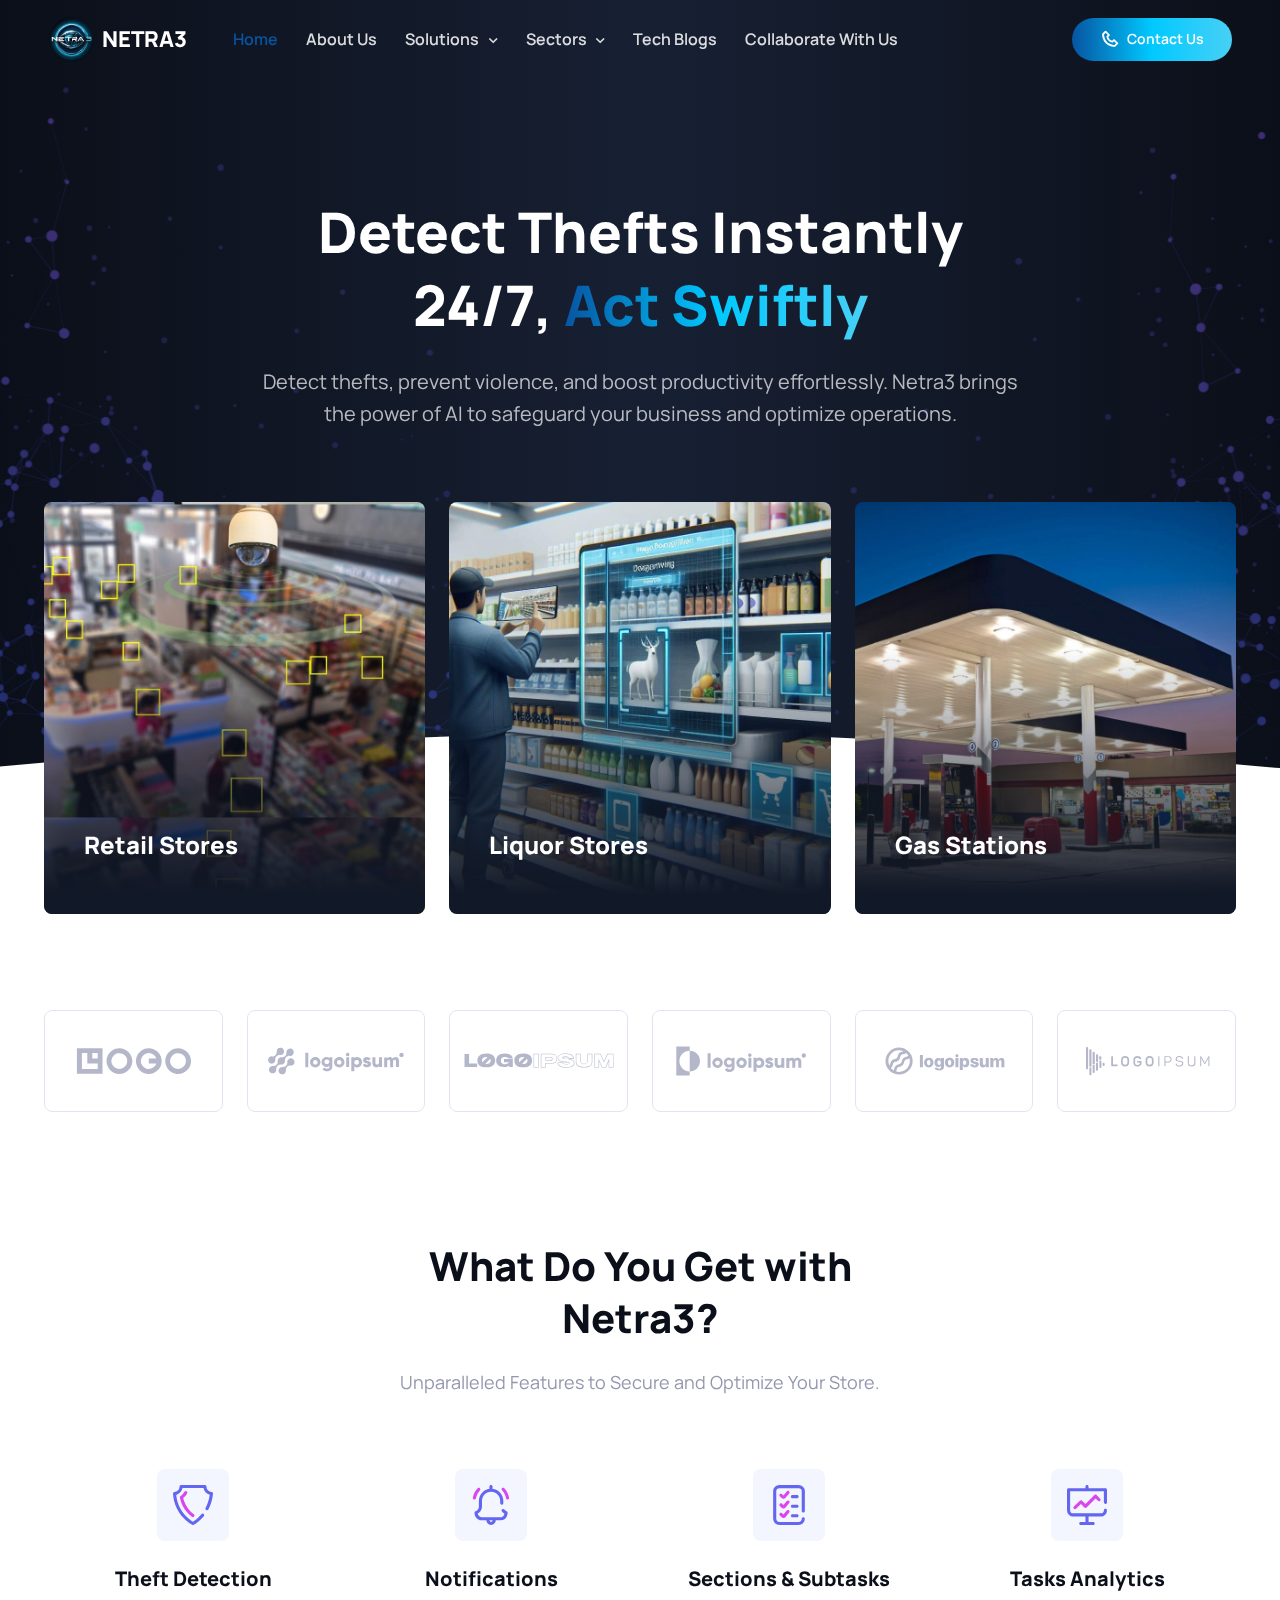
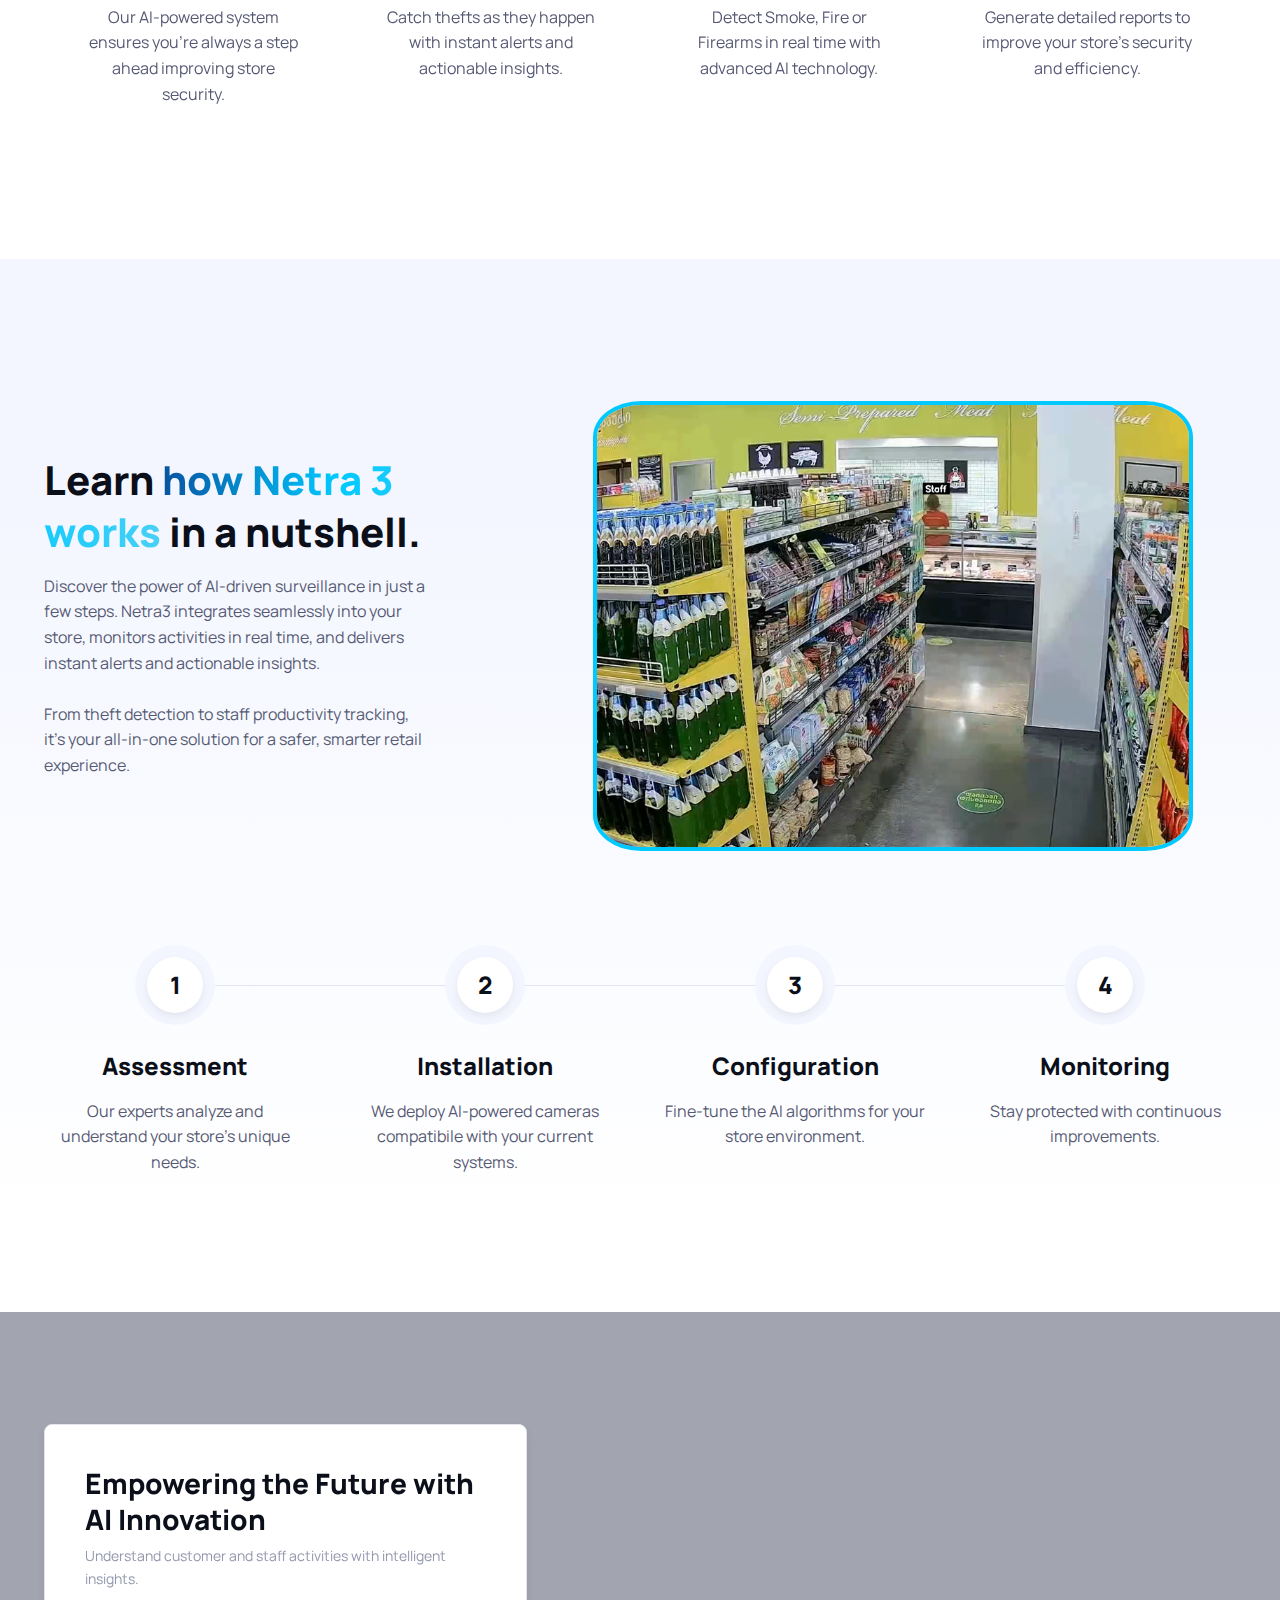
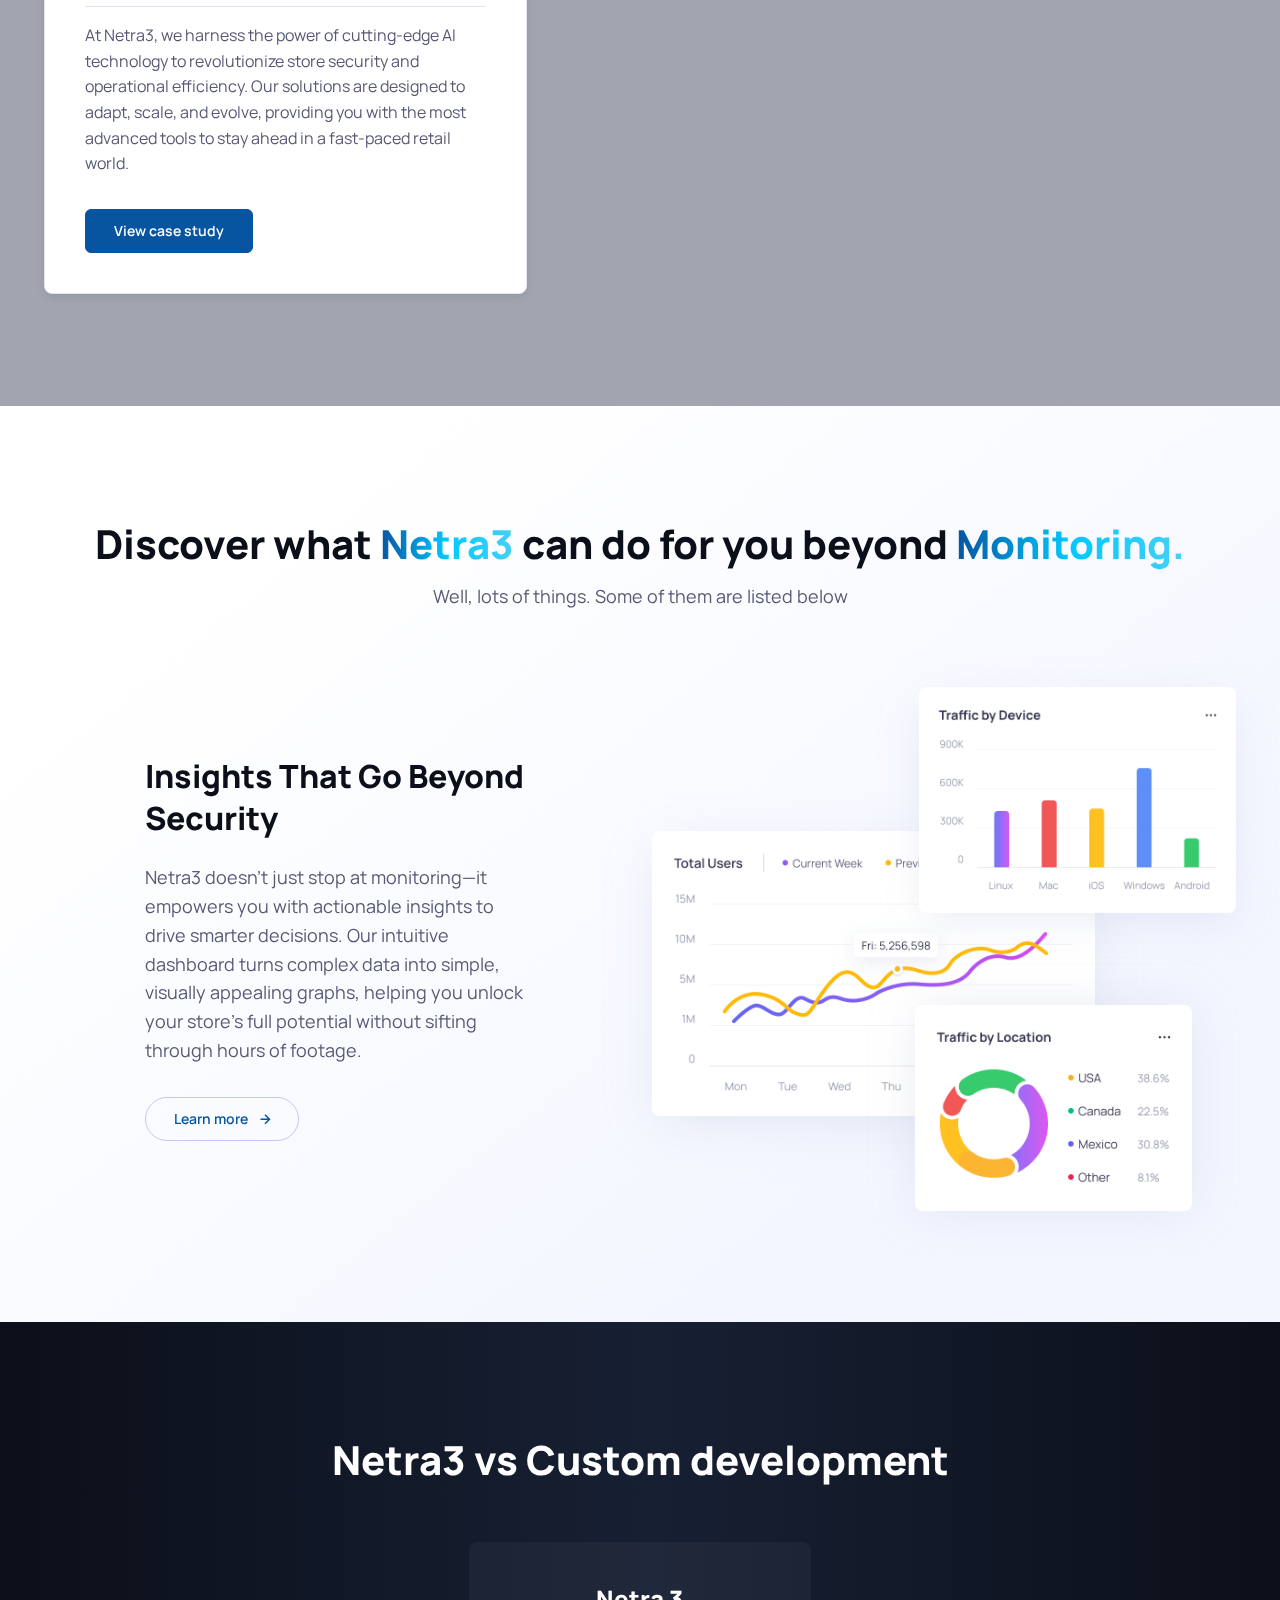
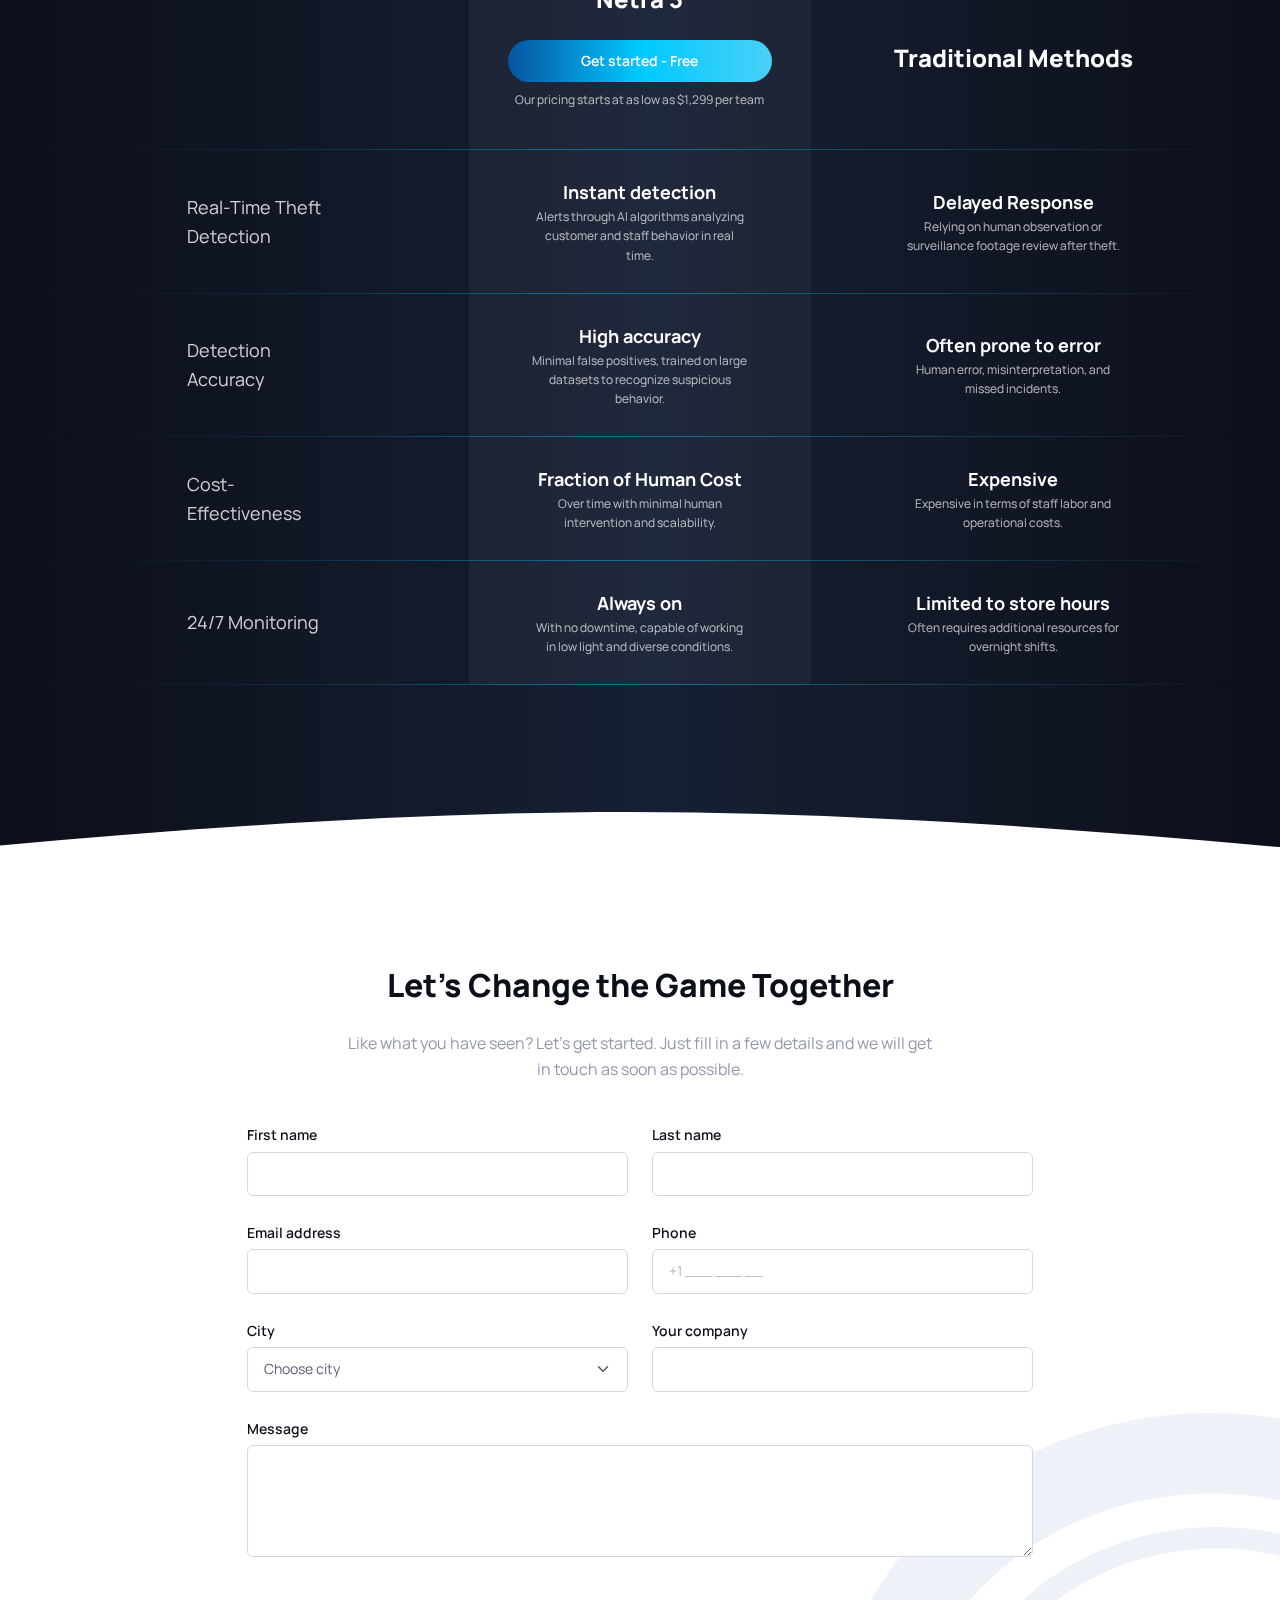
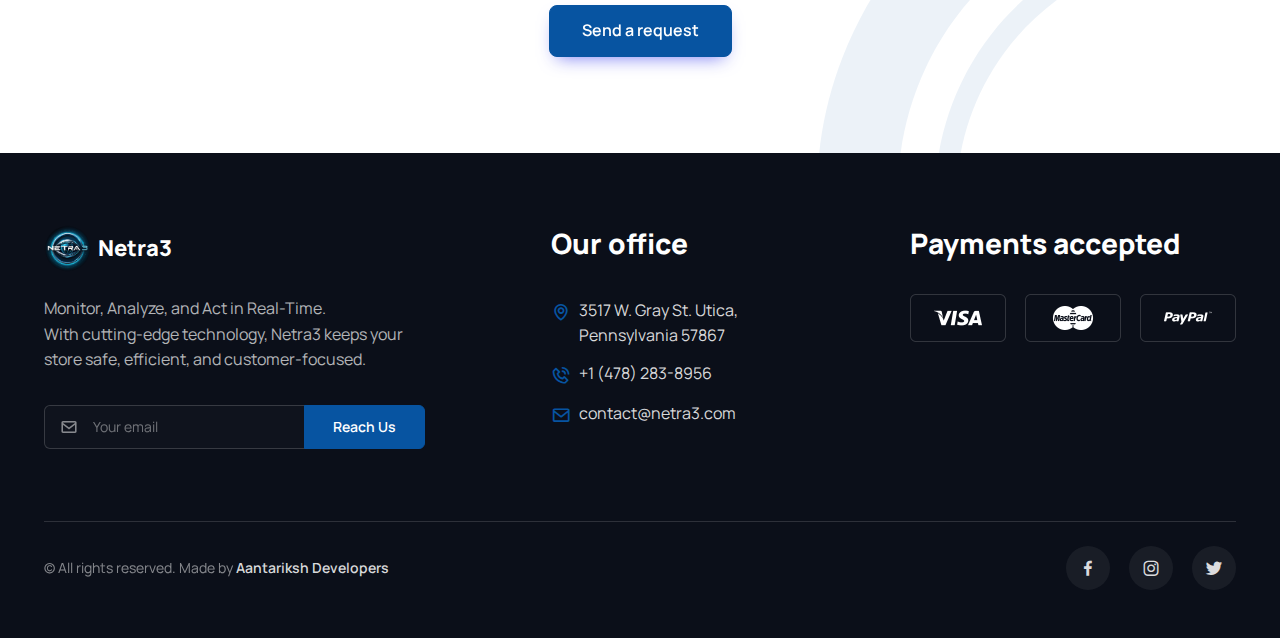
<file: index.html>
<!DOCTYPE html>
<html lang="en" data-bs-theme="light">
  <head>
    <meta charset="utf-8">
    <title>Netra3</title>

    <!-- SEO Meta Tags -->
    <meta name="description" content="Netra3">
    <meta name="keywords" content="bootstrap, business, creative agency, mobile app showcase, saas, fintech, finance, online courses, software, medical, conference landing, services, e-commerce, shopping cart, multipurpose, shop, ui kit, marketing, seo, landing, blog, portfolio, html5, css3, javascript, gallery, slider, touch, creative">
    <meta name="author" content="Aantariksh Developers">

    <!-- Viewport -->
    <meta name="viewport" content="width=device-width, initial-scale=1">

    <!-- Theme switcher (color modes) -->
    <script src="assets/js/theme-switcher.js"></script>

    <!-- Favicon and Touch Icons -->
    <link rel="icon" type="image/png"  href="./logo.png">
    <meta name="theme-color" content="#ffffff">

    <!-- Vendor Styles -->
    <link rel="stylesheet" media="screen" href="assets/vendor/boxicons/css/boxicons.min.css">
    <link rel="stylesheet" media="screen" href="assets/vendor/swiper/swiper-bundle.min.css">
    <link rel="stylesheet" media="screen" href="assets/vendor/lightgallery/css/lightgallery-bundle.min.css">

    <!-- Main Theme Styles + Bootstrap -->
    <link rel="stylesheet" media="screen" href="assets/css/theme.min.css">

    <!-- Page loading styles -->
    <style>
      .page-loading {
        position: fixed;
        top: 0;
        right: 0;
        bottom: 0;
        left: 0;
        width: 100%;
        height: 100%;
        -webkit-transition: all .4s .2s ease-in-out;
        transition: all .4s .2s ease-in-out;
        background-color: #fff;
        opacity: 0;
        visibility: hidden;
        z-index: 9999;
      }
      [data-bs-theme="dark"] .page-loading {
        background-color: #0b0f19;
      }
      .page-loading.active {
        opacity: 1;
        visibility: visible;
      }
      .page-loading-inner {
        position: absolute;
        top: 50%;
        left: 0;
        width: 100%;
        text-align: center;
        -webkit-transform: translateY(-50%);
        transform: translateY(-50%);
        -webkit-transition: opacity .2s ease-in-out;
        transition: opacity .2s ease-in-out;
        opacity: 0;
      }
      .page-loading.active > .page-loading-inner {
        opacity: 1;
      }
      .page-loading-inner > span {
        display: block;
        font-size: 1rem;
        font-weight: normal;
        color: #9397ad;
      }
      [data-bs-theme="dark"] .page-loading-inner > span {
        color: #fff;
        opacity: .6;
      }
      .page-spinner {
        display: inline-block;
        width: 2.75rem;
        height: 2.75rem;
        margin-bottom: .75rem;
        vertical-align: text-bottom;
        border: .15em solid #b4b7c9;
        border-right-color: transparent;
        border-radius: 50%;
        -webkit-animation: spinner .75s linear infinite;
        animation: spinner .75s linear infinite;
      }
      [data-bs-theme="dark"] .page-spinner {
        border-color: rgba(255,255,255,.4);
        border-right-color: transparent;
      }
      @-webkit-keyframes spinner {
        100% {
          -webkit-transform: rotate(360deg);
          transform: rotate(360deg);
        }
      }
      @keyframes spinner {
        100% {
          -webkit-transform: rotate(360deg);
          transform: rotate(360deg);
        }
      }

      /* Video styles */
      .video-container {
        width: 100%; /* Make the container width relative */
        max-width: 600px; /* Maintain maximum width for larger screens */
        aspect-ratio: 4 / 3; /* Maintain rectangle shape with 4:3 aspect ratio */
        overflow: hidden; /* Hide anything outside the rectangle */
        position: relative;
        margin: 50px auto; /* Center horizontally */
        border: 4px solid #00C9FF; /* Optional: Add a border */
        border-radius: 8%; /* Rounded corners */
      }

      .video-container video {
        position: absolute;
        top: 50%; /* Center video vertically */
        left: 50%; /* Center video horizontally */
        transform: translate(-50%, -50%) scale(0.7); /* Adjust positioning to center */
        min-width: 100%; /* Ensure video covers the container */
        min-height: 100%; /* Ensure video covers the container */
        object-fit: cover; /* Crop video to fill container while maintaining aspect ratio */
      }

      /* Adjustments for smaller screens */
      @media (max-width: 768px) {
        .video-container video {
          transform: translate(-50%, -50%) scale(0.65); /* Slightly less zoom-out for smaller screens */
        }
      }      
    </style>

    <!-- Page loading scripts -->
    <script>
      (function () {
        window.onload = function () {
          const preloader = document.querySelector('.page-loading');
          preloader.classList.remove('active');
          setTimeout(function () {
            preloader.remove();
          }, 1000);
        };
      })();
    </script>
  </head>


  <!-- Body -->
  <body>

    <!-- Page loading spinner -->
    <div class="page-loading active">
      <div class="page-loading-inner">
        <div class="page-spinner"></div><span>Loading...</span>
      </div>
    </div>


    <!-- Page wrapper for sticky footer -->
    <!-- Wraps everything except footer to push footer to the bottom of the page if there is little content -->
    <main class="page-wrapper">


      <!-- Navbar -->
      <!-- Remove "navbar-sticky" class to make navigation bar scrollable with the page -->
      <header class="header navbar navbar-expand-lg navbar-dark position-absolute navbar-sticky">
        <div class="container px-3">
          <a href="index.html" class="navbar-brand pe-3">
            <img src="./logo.png" width="47" alt="Netra 3">
            NETRA3
          </a>
          <div id="navbarNav" class="offcanvas offcanvas-end bg-dark">
            <div class="offcanvas-header border-bottom border-light">
              <h5 class="offcanvas-title text-white">Menu</h5>
              <button type="button" class="btn-close btn-close-white" data-bs-dismiss="offcanvas" aria-label="Close"></button>
            </div>
            <div class="offcanvas-body">
              <ul class="navbar-nav me-auto mb-2 mb-lg-0">
                <li class="nav-item">
                  <a href="docs/getting-started.html" class="nav-link active">Home</a>
                </li>
                <li class="nav-item">
                  <a href="about.html" class="nav-link">About Us</a>
                </li>
                <li class="nav-item dropdown">
                  <a href="#" class="nav-link dropdown-toggle" data-bs-toggle="dropdown">Solutions</a>
                  <ul class="dropdown-menu dropdown-menu-dark">
                    <li><a href="account-notifications.html" class="dropdown-item">Anomaly Detection and Behavior Recognition</a></li>
                    <li><a href="account-notifications.html" class="dropdown-item">Theft Detection</a></li>
                    <li><a href="account-notifications.html" class="dropdown-item">Smoke & Fire Detection</a></li>
                    <li><a href="account-notifications.html" class="dropdown-item">Gun Detection System</a></li>
                  </ul>
                </li>
                <li class="nav-item dropdown">
                  <a href="#" class="nav-link dropdown-toggle" data-bs-toggle="dropdown">Sectors</a>
                  <ul class="dropdown-menu dropdown-menu-dark">
                    <li><a href="account-details.html" class="dropdown-item">Retail Stores</a></li>
                    <li><a href="account-security.html" class="dropdown-item">Convenience Stores</a></li>
                    <li><a href="account-notifications.html" class="dropdown-item">Liquor Store</a></li>
                  </ul>
                </li>
                <li class="nav-item">
                  <a href="docs/getting-started.html" class="nav-link">Tech Blogs</a>
                </li>
                <li class="nav-item">
                  <a href="components/typography.html" class="nav-link text-nowrap">Collaborate With Us</a>
                </li>
              </ul>
            </div>
            <div class="offcanvas-header border-top border-light">
              <a href="contact_us.html" class="btn btn-primary w-100">
                <i class="bx bx-cart fs-4 lh-1 me-1"></i>
                &nbsp;Contact Us
              </a>
            </div>      
          </div>
          <button type="button" class="navbar-toggler" data-bs-toggle="offcanvas" data-bs-target="#navbarNav" aria-controls="navbarNav" aria-expanded="false" aria-label="Toggle navigation">
            <span class="navbar-toggler-icon"></span>
          </button>
          <a href="contact_us.html" class="btn btn-primary bg-gradient-primary border-0 rounded-pill d-none d-lg-inline-flex">
            <i class="bx bx-phone fs-5 lh-1 me-1"></i>
            &nbsp;Contact Us
          </a>
        </div>
      </header>


      <!-- Hero section -->
      <section class="position-relative bg-dark pt-lg-4 pt-xl-5" style="background: linear-gradient(90deg, #0B0F19 0%, #172033 51.04%, #0B0F19 100%);">
        <div class="jarallax position-absolute top-0 start-0 w-100 h-100" data-jarallax data-speed="0.4">
          <div class="jarallax-img" style="background-image: url(assets/img/landing/saas-5/hero-bg-pattern.png);"></div>
        </div>
        <div class="container position-relative zindex-2 pt-2 pt-sm-4 pt-md-5">
          <div class="row justify-content-center pt-3">
            <div class="col-lg-9 col-xl-8 text-center pt-5 mt-1">
              <h1 class="display-4 text-white pt-3 mt-3 mb-4">Detect Thefts Instantly 24/7, <span class="text-gradient-primary">Act Swiftly</span></h1>
              <p class="text-white opacity-70 fs-xl">Detect thefts, prevent violence, and boost productivity effortlessly. Netra3 brings the power of AI to safeguard your business and optimize operations.</p>
            </div>
          </div>
        </div>
        <div class="d-none d-lg-block" style="height: 480px;"></div>
        <div class="d-lg-none" style="height: 400px;"></div>
        <div class="d-flex position-absolute bottom-0 start-0 w-100 overflow-hidden mb-n1" style="color: var(--si-body-bg);">
          <div class="position-relative start-50 translate-middle-x flex-shrink-0" style="width: 3774px;">
            <svg width="3774" height="201" viewBox="0 0 3774 201" fill="none" xmlns="http://www.w3.org/2000/svg"><path d="M0 200.003C0 200.003 1137.52 0.188224 1873.5 0.000134392C2614.84 -0.189325 3774 200.003 3774 200.003H0Z" fill="currentColor"/></svg>
          </div>
        </div>
      </section>

      <!-- Categories (Slider) -->
      <section class="container position-relative zindex-3">
        <div class="d-none d-lg-block" style="margin-top: -428px;"></div>
        <div class=" d-lg-none" style="margin-top: -370px;"></div>
        <div class="swiper" data-swiper-options='{
          "slidesPerView": 1,
          "spaceBetween": 24,
          "pagination": {
            "el": ".swiper-pagination",
            "clickable": true
          },
          "breakpoints": {
            "560": {
              "slidesPerView": 2
            },
            "960": {
              "slidesPerView": 3
            }
          }
        }'>
          <div class="swiper-wrapper">

            <!-- Item -->
            <div class="swiper-slide">
              <a href="#" class="card-portfolio position-relative d-block rounded-3 overflow-hidden">
                <span class="position-absolute top-0 start-0 w-100 h-100 zindex-1" style="background: linear-gradient(180deg, rgba(17, 24, 39, 0.00) 35.56%, #111827 95.3%);"></span>
                <div class="position-absolute bottom-0 w-100 zindex-2 p-4">
                  <div class="px-md-3">
                    <h3 class="h4 text-white mb-0">Retail Stores</h3>
                    <div class="card-portfolio-meta d-flex align-items-center justify-content-between">
                      <span class="text-white fs-xs text-truncate opacity-70 pe-3">Order processing, price suggestions, user research</span>
                      <i class="bx bx-right-arrow-circle fs-3 text-gradient-primary"></i>
                    </div>
                  </div>
                </div>
                <div class="card-img">
                  <img src="./assets/img/categories/retail.jpg" alt="Ecommerce">
                </div>
              </a>
            </div>

            <!-- Item -->
            <div class="swiper-slide">
              <a href="#" class="card-portfolio position-relative d-block rounded-3 overflow-hidden">
                <span class="position-absolute top-0 start-0 w-100 h-100 zindex-1" style="background: linear-gradient(180deg, rgba(17, 24, 39, 0.00) 35.56%, #111827 95.3%);"></span>
                <div class="position-absolute bottom-0 w-100 zindex-2 p-4">
                  <div class="px-md-3">
                    <h3 class="h4 text-white mb-0">Liquor Stores</h3>
                    <div class="card-portfolio-meta d-flex align-items-center justify-content-between">
                      <span class="text-white fs-xs text-truncate opacity-70 pe-3">Itinerary planning, freight pricing culculations, etc.</span>
                      <i class="bx bx-right-arrow-circle fs-3 text-gradient-primary"></i>
                    </div>
                  </div>
                </div>
                <div class="card-img">
                  <img src="./assets/img/categories/liquor.jpg" alt="Transportation">
                </div>
              </a>
            </div>

            <!-- Item -->
            <div class="swiper-slide">
              <a href="#" class="card-portfolio position-relative d-block rounded-3 overflow-hidden">
                <span class="position-absolute top-0 start-0 w-100 h-100 zindex-1" style="background: linear-gradient(180deg, rgba(17, 24, 39, 0.00) 35.56%, #111827 95.3%);"></span>
                <div class="position-absolute bottom-0 w-100 zindex-2 p-4">
                  <div class="px-md-3">
                    <h3 class="h4 text-white mb-0">Gas Stations</h3>
                    <div class="card-portfolio-meta d-flex align-items-center justify-content-between">
                      <span class="text-white fs-xs text-truncate opacity-70 pe-3">Market research, data visualization, user testing</span>
                      <i class="bx bx-right-arrow-circle fs-3 text-gradient-primary"></i>
                    </div>
                  </div>
                </div>
                <div class="card-img">
                  <img src="./assets/img/categories/gas.jpg" alt="Marketing">
                </div>
              </a>
            </div>
          </div>

          <!-- Pagination (bullets) -->
          <div class="swiper-pagination position-relative bottom-0 pt-2 pt-md-3 mt-4"></div>
        </div>
      </section>

      <!-- Brands (carousel on screens < 1100px) -->
      <section class="container py-5 mt-md-2 mt-lg-4">
        <div class="swiper pt-2 mx-n2" data-swiper-options='{
          "slidesPerView": 2,
          "pagination": {
            "el": ".swiper-pagination",
            "clickable": true
          },
          "breakpoints": {
            "500": {
              "slidesPerView": 3,
              "spaceBetween": 8
            },
            "650": {
              "slidesPerView": 4,
              "spaceBetween": 8
            },
            "900": {
              "slidesPerView": 5,
              "spaceBetween": 8
            },
            "1100": {
              "slidesPerView": 6,
              "spaceBetween": 8
            }
          }
        }'>
          <div class="swiper-wrapper">

            <!-- Item -->
            <div class="swiper-slide py-3">
              <a href="#" class="card card-body card-hover px-2 mx-2">
                <img src="assets/img/brands/01.svg" class="d-block mx-auto my-2" width="154" alt="Brand">
              </a>
            </div>

            <!-- Item -->
            <div class="swiper-slide py-3">
              <a href="#" class="card card-body card-hover px-2 mx-2">
                <img src="assets/img/brands/02.svg" class="d-block mx-auto my-2" width="154" alt="Brand">
              </a>
            </div>

            <!-- Item -->
            <div class="swiper-slide py-3">
              <a href="#" class="card card-body card-hover px-2 mx-2">
                <img src="assets/img/brands/03.svg" class="d-block mx-auto my-2" width="154" alt="Brand">
              </a>
            </div>

            <!-- Item -->
            <div class="swiper-slide py-3">
              <a href="#" class="card card-body card-hover px-2 mx-2">
                <img src="assets/img/brands/04.svg" class="d-block mx-auto my-2" width="154" alt="Brand">
              </a>
            </div>

            <!-- Item -->
            <div class="swiper-slide py-3">
              <a href="#" class="card card-body card-hover px-2 mx-2">
                <img src="assets/img/brands/05.svg" class="d-block mx-auto my-2" width="154" alt="Brand">
              </a>
            </div>

            <!-- Item -->
            <div class="swiper-slide py-3">
              <a href="#" class="card card-body card-hover px-2 mx-2">
                <img src="assets/img/brands/06.svg" class="d-block mx-auto my-2" width="154" alt="Brand">
              </a>
            </div>
          </div>

          <!-- Pagination (bullets) -->
          <div class="swiper-pagination position-relative pt-2 mt-4"></div>
        </div>
      </section>

      <!-- Features -->
      <section class="position-relative py-5">
        <div class="container position-relative zindex-5 pb-md-4 pt-md-2 pt-lg-3 pb-lg-5">
          <div class="row justify-content-center text-center pb-3 mb-sm-2 mb-lg-3">
            <div class="col-xl-6 col-lg-7 col-md-9">
              <h2 class="h1 mb-lg-4">What Do You Get with Netra3?</h2>
              <p class="fs-lg text-muted mb-0">Unparalleled Features to Secure and Optimize Your Store.</p>
            </div>
          </div>
          <div class="row row-cols-1 row-cols-sm-2 row-cols-md-4 g-0 pb-xl-3">

            <!-- Item -->
            <div class="col position-relative">
              <div class="card border-0 bg-transparent rounded-0 p-md-1 p-xl-3">
                <div class="d-table bg-secondary rounded-3 p-3 mx-auto mt-3 mt-md-4">
                  <img src="assets/img/landing/saas-2/features/security.svg" width="40" alt="Security">
                </div>
                <div class="card-body text-center">
                  <h3 class="h5 pb-1 mb-2">Theft Detection</h3>
                  <p class="mb-0">Our AI-powered system ensures you're always a step ahead improving store security.</p>
                </div>
              </div>
            </div>

            <!-- Item -->
            <div class="col position-relative">
              <div class="card border-0 bg-transparent rounded-0 p-md-1 p-xl-3">
                <div class="d-table bg-secondary rounded-3 p-3 mx-auto mt-3 mt-md-4">
                  <img src="assets/img/landing/saas-2/features/notifications.svg" width="40" alt="Notifications">
                </div>
                <div class="card-body text-center">
                  <h3 class="h5 pb-1 mb-2">Notifications</h3>
                  <p class="mb-0">Catch thefts as they happen with instant alerts and actionable insights.</p>
                </div>
              </div>
            </div>
            
            <!-- Item -->
            <div class="col position-relative">
              <div class="card border-0 bg-transparent rounded-0 p-md-1 p-xl-3">
                <div class="d-table bg-secondary rounded-3 p-3 mx-auto mt-3 mt-md-4">
                  <img src="assets/img/landing/saas-2/features/tasks.svg" width="40" alt="Tasks">
                </div>
                <div class="card-body text-center">
                  <h3 class="h5 pb-1 mb-2">Sections &amp; Subtasks</h3>
                  <p class="mb-0">Detect Smoke, Fire or Firearms in real time with advanced AI technology.</p>
                </div>
              </div>
            </div>

            <!-- Item -->
            <div class="col position-relative">
              <div class="card border-0 bg-transparent rounded-0 p-md-1 p-xl-3">
                <div class="d-table bg-secondary rounded-3 p-3 mx-auto mt-3 mt-md-4">
                  <img src="assets/img/landing/saas-2/features/analytics.svg" width="40" alt="Analytics">
                </div>
                <div class="card-body text-center">
                  <h3 class="h5 pb-1 mb-2">Tasks Analytics</h3>
                  <p class="mb-0">Generate detailed reports to improve your store's security and efficiency.</p>
                </div>
              </div>
            </div>
          </div>
        </div>
        <div class="position-absolute top-0 start-0 w-100 h-100" style="background-color: rgba(255,255,255,.05);"></div>
      </section>      

      <!-- Video -->
      <section class="position-relative py-5">
        <span class="position-absolute top-0 start-0 w-100 h-100 d-dark-mode-none" style="background: linear-gradient(360deg, #fff 5.39%, #f3f6ff 78.66%);"></span>
        <span class="position-absolute top-0 start-0 w-100 h-100 d-none d-dark-mode-block" style="background: linear-gradient(360deg, #0b0f19 5.39%, rgba(255, 255, 255, .04) 78.66%);"></span>
        <div class="container position-relative zindex-2 py-2 py-sm-3 py-sm-4">
          <div class="row align-items-center py-lg-2 py-xl-3 my-xl-1 my-xxl-3">
            <div class="col-md-5 col-xl-4">
              <h2 class="h1 pb-2 pb-sm-3 mb-md-0">Learn <span class="text-gradient-primary">how Netra 3 works</span> in a nutshell.</h2>
              <p>
                Discover the power of AI-driven surveillance in just a few steps. Netra3 integrates seamlessly into your store, monitors activities in real time, and delivers instant alerts and actionable insights. 
                <br><br>
                From theft detection to staff productivity tracking, it's your all-in-one solution for a safer, smarter retail experience.
              </p>
            </div>
            <div class="col-md-7 offset-xl-1">
              <div class="position-relative video-container">
                <video autoplay="" loop="" muted="" src="./assets/img/video/video.mp4" playsinline=""></video>
              </div>
            </div>
          </div>
        </div>

        <div class="container">
          <!-- Steps -->
          <div class="steps steps-sm steps-horizontal-md steps-center pb-5 mb-md-2 mb-lg-3">
            <div class="step">
              <div class="step-number">
                <div class="step-number-inner">1</div>
              </div>
              <div class="step-body">
                <h3 class="h4 mb-3">Assessment</h3>
                <p class="mb-0">Our experts analyze and understand your store's unique needs.</p>
              </div>
            </div>
            <div class="step">
              <div class="step-number">
                <div class="step-number-inner">2</div>
              </div>
              <div class="step-body">
                <h3 class="h4 mb-3">Installation</h3>
                <p class="mb-0">We deploy AI-powered cameras compatibile with your current systems.</p>
              </div>
            </div>
            <div class="step">
              <div class="step-number">
                <div class="step-number-inner">3</div>
              </div>
              <div class="step-body">
                <h3 class="h4 mb-3">Configuration</h3>
                <p class="mb-0">Fine-tune the AI algorithms for your store environment.</p>
              </div>
            </div>
            <div class="step">
              <div class="step-number">
                <div class="step-number-inner">4</div>
              </div>
              <div class="step-body">
                <h3 class="h4 mb-3">Monitoring</h3>
                <p class="mb-0">Stay protected with continuous improvements.</p>
              </div>
            </div>
          </div>
        </div>
      </section>

      <!-- Case studies -->
      <section class="bg-secondary mt-md-2 mt-lg-4">
        <div class="position-relative py-lg-4 py-xl-5">

          <!-- Swiper tabs -->
          <div class="swiper-tabs position-absolute top-0 start-0 w-100 h-100">
            <div id="image-1" class="jarallax position-absolute top-0 start-0 w-100 h-100 swiper-tab active" data-jarallax data-speed="0.4">
              <span class="position-absolute top-0 start-0 w-100 h-100 bg-dark opacity-35"></span>
              <div class="jarallax-img" style="background-image: url(./assets/img/landing/saas-5/video-cover-light.jpg);        
                background-position: center bottom; /* Positioning the image */
                background-size: cover; /* Ensures the image covers the container */
                margin-top: 200px; /* Adjust the top space to start lower */"></div>
            </div>
          </div>

          <!-- Swiper slider -->
          <div class="container position-relative zindex-5 py-5">
            <div class="row py-2 py-md-3">
              <div class="col-xl-5 col-lg-7 col-md-9">

                <!-- Card -->
                <div class="card bg-white shadow-sm p-3">
                  <div class="card-body">
                    <div class="swiper" data-swiper-options='{
                      "spaceBetween": 30,
                      "loop": true,
                      "tabs": true,
                      "pagination": {
                        "el": "#case-study-pagination",
                        "clickable": true
                      },
                      "navigation": {
                        "prevEl": "#case-study-prev",
                        "nextEl": "#case-study-next"
                      }
                    }'>
                      <div class="swiper-wrapper">
                        <!-- Item -->
                        <div class="swiper-slide" data-swiper-tab="#image-1">
                          <h3 class="mb-2">Empowering the Future with AI Innovation</h3>
                          <p class="fs-sm text-muted border-bottom pb-3 mb-3">Understand customer and staff activities with intelligent insights.</p>
                          <p class="pb-2 pb-lg-3 mb-3">
                            At Netra3, we harness the power of cutting-edge AI technology to revolutionize store security and operational efficiency. 
                            Our solutions are designed to adapt, scale, and evolve, providing you with the most advanced tools to stay ahead in a fast-paced retail world.
                          </p>
                          <a href="#" class="btn btn-primary">View case study</a>
                        </div>
                      </div>
                    </div>
                  </div>
                </div>
              </div>
            </div>
          </div>
        </div>
      </section>

      <!-- Use cases -->
      <section class="position-relative overflow-hidden py-5">
        <span class="position-absolute top-0 start-0 w-100 h-100 d-dark-mode-none" style="background: linear-gradient(141deg, rgba(255, 255, 255, .01) 17.3%, #F3F6FF 78.21%);"></span>
        <div class="position-absolute top-0 start-0 w-100 h-100 d-none d-dark-mode-block" style="background: linear-gradient(141deg, rgba(11, 15, 25, .01) 17.3%, rgba(255, 255, 255, .04) 78.21%);"></div>

        <div class="container position-relative zindex-2 pt-2 pt-sm-3 pt-md-4 pt-lg-5 mt-xl-3">
          <h2 class="h1 text-center pb-1 mb-2">Discover what <span class="text-gradient-primary">Netra3</span> can do for you beyond <span class="text-gradient-primary">Monitoring.</span></h2>
          <p class="fs-lg text-center pb-lg-2">Well, lots of things. Some of them are listed below</p>


          <!-- Use case -->
          <div class="row align-items-center justify-content-center py-4 py-md-5 my-1 my-sm-3 my-md-0 my-xl-3">
            <div class="col-11 col-sm-9 col-md-7 col-lg-6 offset-lg-1 order-md-2 pb-2 pb-sm-3 pb-md-0 mb-4 mb-md-0">
              <div class="parallax" style="max-width: 636px;">
                <div class="parallax-layer" data-depth="0">
                  <div class="ratio" style="--si-aspect-ratio: 89.6%"></div>
                </div>
                <div class="parallax-layer" style="padding-right: 24.2%;" data-depth="0.1">
                  <img src="assets/img/landing/saas-5/use-cases/data-analysis/line-chart-light.png" class="d-dark-mode-none position-relative rounded-3" style="top: 27.5%; max-width: 482px; box-shadow: 0 12px 48px -8px rgba(189, 196, 221, .35);" alt="Total users line chart">
                  <img src="assets/img/landing/saas-5/use-cases/data-analysis/line-chart-dark.png" class="d-none d-dark-mode-block position-relative rounded-3" style="top: 27.5%; max-width: 482px; box-shadow: 0px 12px 48px -8px rgba(8, 11, 18, .40);" alt="Total users line chart">
                </div>
                <div class="parallax-layer" style="padding-left: 45.75%;" data-depth="-0.12">
                  <img src="assets/img/landing/saas-5/use-cases/data-analysis/bar-chart-light.png" class="d-dark-mode-none position-relative rounded-3" style="max-width: 345px; box-shadow: 0 10.8px 43.2px -7.2px rgba(189, 196, 221, .35);" alt="Traffic bar chart">
                  <img src="assets/img/landing/saas-5/use-cases/data-analysis/bar-chart-dark.png" class="d-none d-dark-mode-block position-relative rounded-3" style="max-width: 345px; box-shadow: 0px 12px 48px -8px rgba(8, 11, 18, .40);" alt="Traffic bar chart">
                </div>
                <div class="parallax-layer" style="padding-right: 7.547%; padding-left: 44.97%;" data-depth="0.3">
                  <img src="assets/img/landing/saas-5/use-cases/data-analysis/donut-chart-light.png" class="d-dark-mode-none position-relative rounded-3" style="top: 60.75%; max-width: 302px; box-shadow: 0px 0px 48px -4px rgba(189, 196, 221, .35);" alt="Traffic donut chart">
                  <img src="assets/img/landing/saas-5/use-cases/data-analysis/donut-chart-dark.png" class="d-none d-dark-mode-block position-relative rounded-3" style="top: 60.75%; max-width: 302px; box-shadow: 0px -15px 48px -8px rgba(8, 11, 18, .40);" alt="Traffic donut chart">
                </div>
              </div>
            </div>
            <div class="col-md-5 col-xl-4 offset-xl-1 order-md-1 text-center text-md-start">
              <h3 class="h2 mb-lg-4">Insights That Go Beyond Security</h3>
              <p class="fs-lg pb-lg-2 mb-4">
                Netra3 doesn't just stop at monitoring—it empowers you with actionable insights to drive smarter decisions. 
                Our intuitive dashboard turns complex data into simple, visually appealing graphs, helping you unlock your store's
                full potential without sifting through hours of footage.
              </p>
              <a href="#" class="btn btn-outline-primary rounded-pill">
                Learn more
                <i class="bx bx-right-arrow-alt fs-lg ms-2 me-n1"></i>
              </a>
            </div>
          </div>

        </div>
      </section>    

      <!-- Pricing / Comparison -->
      <section class="position-relative bg-dark pt-lg-4 pt-xl-5" style="background: linear-gradient(90deg, #0b0f19 0%, #172033 51.04%, #0b0f19 100%);
      ">
        <div class="jarallax position-absolute top-0 start-0 w-100 h-100" data-jarallax data-speed="0.4">
          <div class="jarallax-img" style="background-image: url(assets/img/landing/saas-5/pricing-bg-pattern.png);"></div>
        </div>
        <div class="container position-relative zindex-2 pt-5" data-bs-theme="dark">
          <h2 class="h1 text-center pt-2 pt-sm-3 pb-4 pb-md-5 mb-2 mb-md-0 mb-lg-2">Netra3 vs Custom development </h2>
          <div class="overflow-x-auto pb-4">
            <div class="position-relative ms-n4 ms-md-0" style="min-width: 800px;">

              <div class="position-absolute top-0 start-50 translate-middle-x h-100 bg-secondary rounded-3 rounded-bottom-0 d-none d-lg-block" style="width: 342px;"></div>
              <div class="position-absolute top-0 start-50 translate-middle-x h-100 bg-secondary rounded-3 rounded-bottom-0 d-lg-none" style="width: 300px;"></div>

              <!-- Row -->
              <div class="row row-cols-3 align-items-center position-relative zindex-2 g-0">
                <div class="col">&nbsp;</div>
                <div class="col py-2 py-md-3">
                  <div class="text-center py-4 mx-auto" style="width: 264px;">
                    <h3 class="h4 mb-sm-4">Netra 3</h3>
                    <a href="#" class="btn btn-primary bg-gradient-primary w-100 border-0 rounded-pill mb-2">Get started - Free</a>
                    <p class="text-body fs-xs mb-0">Our pricing starts at as low as $1,299 per team</p>
                  </div>
                </div>
                <div class="col text-center pe-lg-5">
                  <h3 class="h4 pt-3 pt-md-4 mb-0 mx-auto" style="width: 264px;">Traditional Methods</h3>
                </div>
                <div class="position-relative w-100 opacity-50">
                  <span class="position-absolute top-0 start-0 w-100 h-1" style="background: linear-gradient(270deg, #0f1522 0%, rgba(11, 15, 25, 0) 54.17%, #0f1522 98.44%);"></span>
                  <span class="d-block w-100 h-1 bg-gradient-primary"></span>
                </div>
              </div>

              <!-- Row -->
              <div class="row row-cols-3 align-items-center position-relative zindex-2 g-0">
                <div class="col py-3 py-md-4 ps-lg-5">
                  <div class="text-white opacity-80 fs-lg py-1 px-4 mx-auto" style="width: 208px;">Real-Time Theft Detection</div>
                </div>
                <div class="col py-3 py-md-4">
                  <div class="text-center py-1 px-4 mx-auto" style="width: 264px;">
                    <div  class="text-white fs-lg fw-semibold">Instant detection</div>
                    <div class="text-body fs-xs">Alerts through AI algorithms analyzing customer and staff behavior in real time.</div>
                  </div>
                </div>
                <div class="col py-3 py-md-4 pe-lg-5">
                  <div class="text-center py-1 px-4 mx-auto" style="width: 264px;">
                    <div  class="text-white fs-lg fw-semibold">Delayed Response</div>
                    <div class="text-body fs-xs">Relying on human observation or surveillance footage review after theft.</div>
                  </div>
                </div>
                <div class="position-relative w-100 opacity-50">
                  <span class="position-absolute top-0 start-0 w-100 h-1" style="background: linear-gradient(270deg, #0f1522 0%, rgba(11, 15, 25, 0) 54.17%, #0f1522 98.44%);"></span>
                  <span class="d-block w-100 h-1 bg-gradient-primary"></span>
                </div>
              </div>

              <!-- Row -->
              <div class="row row-cols-3 align-items-center position-relative zindex-2 g-0">
                <div class="col py-3 py-md-4 ps-lg-5">
                  <div class="text-white opacity-80 fs-lg py-1 px-4 mx-auto" style="width: 208px;">Detection Accuracy</div>
                </div>
                <div class="col py-3 py-md-4">
                  <div class="text-center py-1 px-4 mx-auto" style="width: 264px;">
                    <div  class="text-white fs-lg fw-semibold">High accuracy</div>
                    <div class="text-body fs-xs">Minimal false positives, trained on large datasets to recognize suspicious behavior.</div>
                  </div>
                </div>
                <div class="col py-3 py-md-4 pe-lg-5">
                  <div class="text-center py-1 px-4 mx-auto" style="width: 264px;">
                    <div  class="text-white fs-lg fw-semibold">Often prone to error</div>
                    <div class="text-body fs-xs">Human error, misinterpretation, and missed incidents.</div>
                  </div>
                </div>
                <div class="position-relative w-100 opacity-50">
                  <span class="position-absolute top-0 start-0 w-100 h-1" style="background: linear-gradient(270deg, #0f1522 0%, rgba(11, 15, 25, 0) 54.17%, #0f1522 98.44%);"></span>
                  <span class="d-block w-100 h-1 bg-gradient-primary"></span>
                </div>
              </div>

              <!-- Row -->
              <div class="row row-cols-3 align-items-center position-relative zindex-2 g-0">
                <div class="col py-3 py-md-4 ps-lg-5">
                  <div class="text-white opacity-80 fs-lg py-1 px-4 mx-auto" style="width: 208px;">Cost-Effectiveness</div>
                </div>
                <div class="col py-4">
                  <div class="text-center py-1 px-4 mx-auto" style="width: 264px;">
                    <div class="text-white fs-lg fw-semibold">Fraction of Human Cost</div>
                    <div class="text-body fs-xs">Over time with minimal human intervention and scalability.</div>
                  </div>
                </div>
                <div class="col py-3 py-md-4 pe-lg-5">
                  <div class="text-center py-1 px-4 mx-auto" style="width: 264px;">
                    <div  class="text-white fs-lg fw-semibold">Expensive</div>
                    <div class="text-body fs-xs">Expensive in terms of staff labor and operational costs.</div>
                  </div>
                </div>
                <div class="position-relative w-100 opacity-50">
                  <span class="position-absolute top-0 start-0 w-100 h-1" style="background: linear-gradient(270deg, #0f1522 0%, rgba(11, 15, 25, 0) 54.17%, #0f1522 98.44%);"></span>
                  <span class="d-block w-100 h-1 bg-gradient-primary"></span>
                </div>
              </div>

              <!-- Row -->
              <div class="row row-cols-3 align-items-center position-relative zindex-2 g-0">
                <div class="col py-3 py-md-4 ps-lg-5">
                  <div class="text-white opacity-80 fs-lg py-1 px-4 mx-auto" style="width: 208px;">24/7 Monitoring</div>
                </div>
                <div class="col py-3 py-md-4">
                  <div class="text-center py-1 px-4 mx-auto" style="width: 264px;">
                    <div  class="text-white fs-lg fw-semibold">Always on</div>
                    <div class="text-body fs-xs">With no downtime, capable of working in low light and diverse conditions.</div>
                  </div>
                </div>
                <div class="col py-3 py-md-4 pe-lg-5">
                  <div class="text-center py-1 px-4 mx-auto" style="width: 264px;">
                    <div  class="text-white fs-lg fw-semibold">Limited to store hours</div>
                    <div class="text-body fs-xs">Often requires additional resources for overnight shifts.</div>
                  </div>
                </div>
                <div class="position-relative w-100 opacity-50">
                  <span class="position-absolute top-0 start-0 w-100 h-1" style="background: linear-gradient(270deg, #0f1522 0%, rgba(11, 15, 25, 0) 54.17%, #0f1522 98.44%);"></span>
                  <span class="d-block w-100 h-1 bg-gradient-primary"></span>
                </div>
              </div>
            </div>
          </div>
        </div>
        <div class="d-none d-xl-block" style="height: 300px;"></div>
        <div class="d-none d-md-block d-xl-none" style="height: 260px;"></div>
        <div class="d-md-none" style="height: 230px;"></div>
        <div class="d-flex position-absolute bottom-0 start-0 w-100 overflow-hidden mb-n1" style="color: var(--si-body-bg);">
          <div class="position-relative start-50 translate-middle-x flex-shrink-0" style="width: 3774px;">
            <svg width="3774" height="201" viewBox="0 0 3774 201" fill="none" xmlns="http://www.w3.org/2000/svg"><path d="M0 200.003C0 200.003 1137.52 0.188224 1873.5 0.000134392C2614.84 -0.189325 3774 200.003 3774 200.003H0Z" fill="currentColor"/></svg>
          </div>
        </div>
      </section>

      <!-- Contact form -->
      <section class="position-relative pb-5" style="margin-top: -100px;">
        <div class="container position-relative zindex-5 py-2 py-md-4 py-lg-5">
          <div class="row justify-content-center text-center pt-xl-2 pb-4 mb-1 mb-lg-3">
            <div class="col-xl-6 col-lg-7 col-md-8 col-sm-11">
              <h2 class="mb-4">Let's Change the Game Together</h2>
              <p class="text-muted mb-0">Like what you have seen? Let's get started. Just fill in a few details and we will get in touch as soon as possible.</p>
            </div>
          </div>
          <div class="row justify-content-center">
            <div class="col-lg-8 col-md-10">
              <form class="row needs-validation" novalidate>
                <div class="col-sm-6 mb-4">
                  <label for="fn" class="form-label">First name</label>
                  <input type="text" id="fn" class="form-control" required>
                  <div class="invalid-feedback">Please, enter your first name!</div>
                </div>
                <div class="col-sm-6 mb-4">
                  <label for="ln" class="form-label">Last name</label>
                  <input type="text" id="ln" class="form-control" required>
                  <div class="invalid-feedback">Please, enter your last name!</div>
                </div>
                <div class="col-sm-6 mb-4">
                  <label for="email" class="form-label">Email address</label>
                  <input type="email" id="email" class="form-control" required>
                  <div class="invalid-feedback">Please, provide a valid email address!</div>
                </div>
                <div class="col-sm-6 mb-4">
                  <label for="phone" class="form-label">Phone</label>
                  <input type="text" id="phone" class="form-control" data-format='{"numericOnly": true, "delimiters": ["+1 ", " ", " "], "blocks": [0, 3, 3, 2]}' placeholder="+1 ___ ___ __">
                </div>
                <div class="col-sm-6 mb-4">
                  <label for="city" class="form-label">City</label>
                  <select id="city" class="form-select" required>
                    <option value="" disabled selected>Choose city</option>
                    <option value="Boston">Boston</option>
                    <option value="Chicago">Chicago</option>
                    <option value="Los Angeles">Los Angeles</option>
                    <option value="Miami">Miami</option>
                    <option value="New York">New York</option>
                    <option value="Philadelphia">Philadelphia</option>
                  </select>
                  <div class="invalid-feedback">Please, choose your city!</div>
                </div>
                <div class="col-sm-6 mb-4">
                  <label for="company" class="form-label">Your company</label>
                  <input type="text" id="company" class="form-control">
                </div>
                <div class="col-12 mb-4">
                  <label for="message" class="form-label">Message</label>
                  <textarea id="message" class="form-control" rows="4" required></textarea>
                  <div class="invalid-feedback">Please, enter your message!</div>
                </div>
                <div class="col-12 text-center pt-2 pt-md-3 pt-lg-4">
                  <button type="submit" class="btn btn-primary shadow-primary btn-lg">Send a request</button>
                </div>
              </form>
            </div>
          </div>
        </div>

        <!-- BG shape -->
        <div class="position-absolute end-0 bottom-0 text-primary">
          <svg width="469" height="343" viewBox="0 0 469 343" fill="none" xmlns="http://www.w3.org/2000/svg"><path opacity="0.08" fill-rule="evenodd" clip-rule="evenodd" d="M273.631 680.872C442.436 768.853 639.315 708.216 717.593 558.212C795.871 408.208 732.941 212.157 564.137 124.176C395.333 36.195 198.453 96.8326 120.175 246.836C41.8972 396.84 104.827 592.891 273.631 680.872ZM236.335 752.344C440.804 858.914 688.289 788.686 789.109 595.486C889.928 402.286 805.903 159.274 601.433 52.7043C396.964 -53.8654 149.479 16.3623 48.6595 209.562C-52.1598 402.762 31.8652 645.774 236.335 752.344Z" fill="currentColor"/><path opacity="0.08" fill-rule="evenodd" clip-rule="evenodd" d="M298.401 633.404C434.98 704.59 598.31 656.971 664.332 530.451C730.355 403.932 675.946 242.827 539.367 171.642C402.787 100.457 239.458 148.076 173.435 274.595C107.413 401.114 161.822 562.219 298.401 633.404ZM288.455 652.464C434.545 728.606 611.369 678.429 683.403 540.391C755.437 402.353 695.402 228.725 549.312 152.583C403.222 76.4404 226.398 126.617 154.365 264.655C82.331 402.693 142.365 576.321 288.455 652.464Z" fill="currentColor"/></svg>
        </div>
      </section>      
    </main>


    <!-- Footer -->
    <footer class="footer bg-dark pt-5 pb-4 pb-lg-5" data-bs-theme="dark">
      <div class="container pt-lg-4">
        <div class="row gy-5 pb-5">
          <div class="col-lg-4">
            <div class="navbar-brand text-dark p-0 me-0 mb-3 mb-lg-4">
              <img src="logo.png" width="47" alt="Netra3">
              Netra3
            </div>            
            <div style="max-width: 26rem;">
              <p class="text-body mb-4 pb-2">
                Monitor, Analyze, and Act in Real-Time.<br>
                With cutting-edge technology, Netra3 keeps your store safe, efficient, and customer-focused.
              </p>
              <form class="needs-validation" novalidate>
                <div class="input-group">
                  <input type="email" id="subscr-email" class="form-control rounded-start ps-5" placeholder="Your email" required>
                  <i class="bx bx-envelope fs-lg text-muted position-absolute top-50 start-0 translate-middle-y ms-3 zindex-5"></i>
                  <div class="invalid-tooltip position-absolute top-100 start-0">Please provide a valid email address.</div>
                  <button type="submit" class="btn btn-primary">Reach Us</button>
                </div>
              </form>
            </div>
          </div>
          <div class="col-lg-7 offset-lg-1">
            <div class="d-flex flex-lg-row flex-column justify-content-lg-between mt-n4 mx-n2">
              <div class="mt-4 px-2">
                <h3 class="mb-4 pb-lg-2">Our office</h3>
                <ul class="nav flex-column mb-0">
                  <li class="mb-1">
                    <a href="#" class="nav-link align-items-start fw-normal px-0 py-1">
                      <i class="bx bx-map fs-5 text-primary me-2"></i>
                      3517 W. Gray St. Utica, <br> Pennsylvania 57867
                    </a>
                  </li>
                  <li class="mb-1">
                    <a href="tel:+14782838956" class="nav-link align-items-start fw-normal px-0 py-1">
                      <i class="bx bx-phone-call fs-5 text-primary me-2"></i>
                      +1 (478) 283-8956
                    </a>
                  </li>
                  <li>
                    <a href="mailto:email@example.com" class="nav-link align-items-start fw-normal px-0 py-1">
                      <i class="bx bx-envelope fs-5 text-primary me-2"></i>
                      contact@netra3.com
                    </a>
                  </li>
                </ul>
              </div>
              <div class="mt-4 px-2">
                <h3 class="mb-4 pb-lg-2">Payments accepted</h3>
                <div class="mt-n3 ms-n3">
                  <a href="#" class="mt-3 ms-3 d-inline-block">
                    <img src="assets/img/landing/product/payments/visa.png" width="96" alt="Visa">
                  </a>
                  <a href="#" class="mt-3 ms-3 d-inline-block">
                    <img src="assets/img/landing/product/payments/mastercard.png" width="96" alt="Visa">
                  </a>
                  <a href="#" class="mt-3 ms-3 d-inline-block">
                    <img src="assets/img/landing/product/payments/paypal.png" width="96" alt="Visa">
                  </a>
                </div>
              </div>
            </div>
          </div>
        </div>
      </div>
      <div class="container pt-4">
        <div class="d-flex flex-sm-row flex-column align-items-center justify-content-between text-center text-md-start pt-4 border-top border-light">
          <p class="nav d-block fs-sm mb-sm-0 mb-4">
            <span class="text-light opacity-50">&copy; All rights reserved. Made by </span>
            <a class="nav-link d-inline-block p-0" href="https://aantariksh.com/" target="_blank" rel="noopener">Aantariksh Developers</a>
          </p>
          <div class="mt-n3 ms-n3">
            <a href="#" class="btn btn-icon btn-secondary btn-facebook rounded-circle mt-3 ms-3" aria-label="Facebook">
              <i class="bx bxl-facebook"></i>
            </a>
            <a href="#" class="btn btn-icon btn-secondary btn-instagram rounded-circle mt-3 ms-3" aria-label="Instagram">
              <i class="bx bxl-instagram"></i>
            </a>
            <a href="#" class="btn btn-icon btn-secondary btn-twitter rounded-circle mt-3 ms-3" aria-label="Twitter">
              <i class="bx bxl-twitter"></i>
            </a>
          </div>
        </div>
      </div>
    </footer>


    <!-- Back to top button -->
    <a href="#top" class="btn-scroll-top" data-scroll>
      <span class="btn-scroll-top-tooltip text-muted fs-sm me-2">Top</span>
      <i class="btn-scroll-top-icon bx bx-chevron-up"></i>
    </a>


    <!-- Vendor Scripts -->
    <script src="assets/vendor/imagesloaded/imagesloaded.pkgd.min.js"></script>
    <script src="assets/vendor/shufflejs/dist/shuffle.min.js"></script>
    <script src="assets/vendor/jarallax/dist/jarallax.min.js"></script>
    <script src="assets/vendor/parallax-js/dist/parallax.min.js"></script>
    <script src="assets/vendor/swiper/swiper-bundle.min.js"></script>
    <script src="assets/vendor/lightgallery/lightgallery.min.js"></script>
    <script src="assets/vendor/lightgallery/plugins/video/lg-video.min.js"></script>

    <!-- Main Theme Script -->
    <script src="assets/js/theme.min.js"></script>
  </body>
</html>
</file>
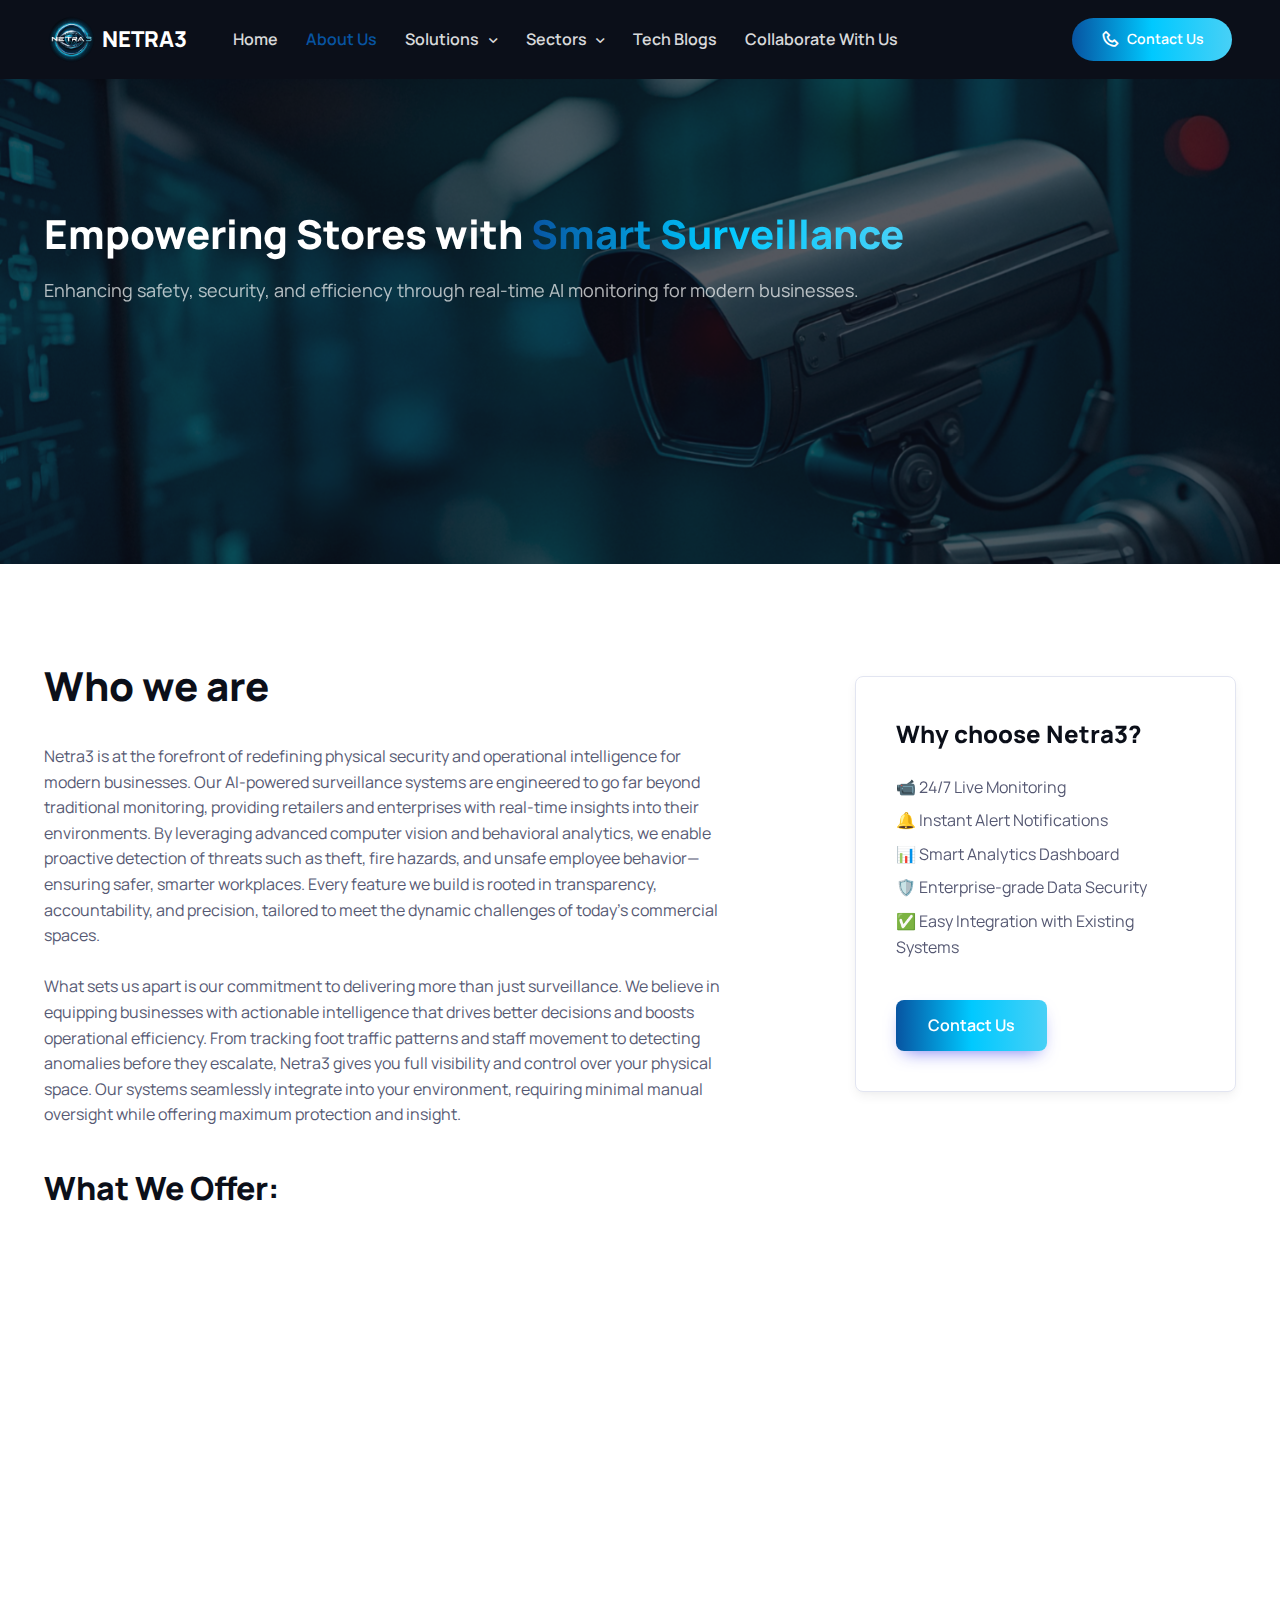
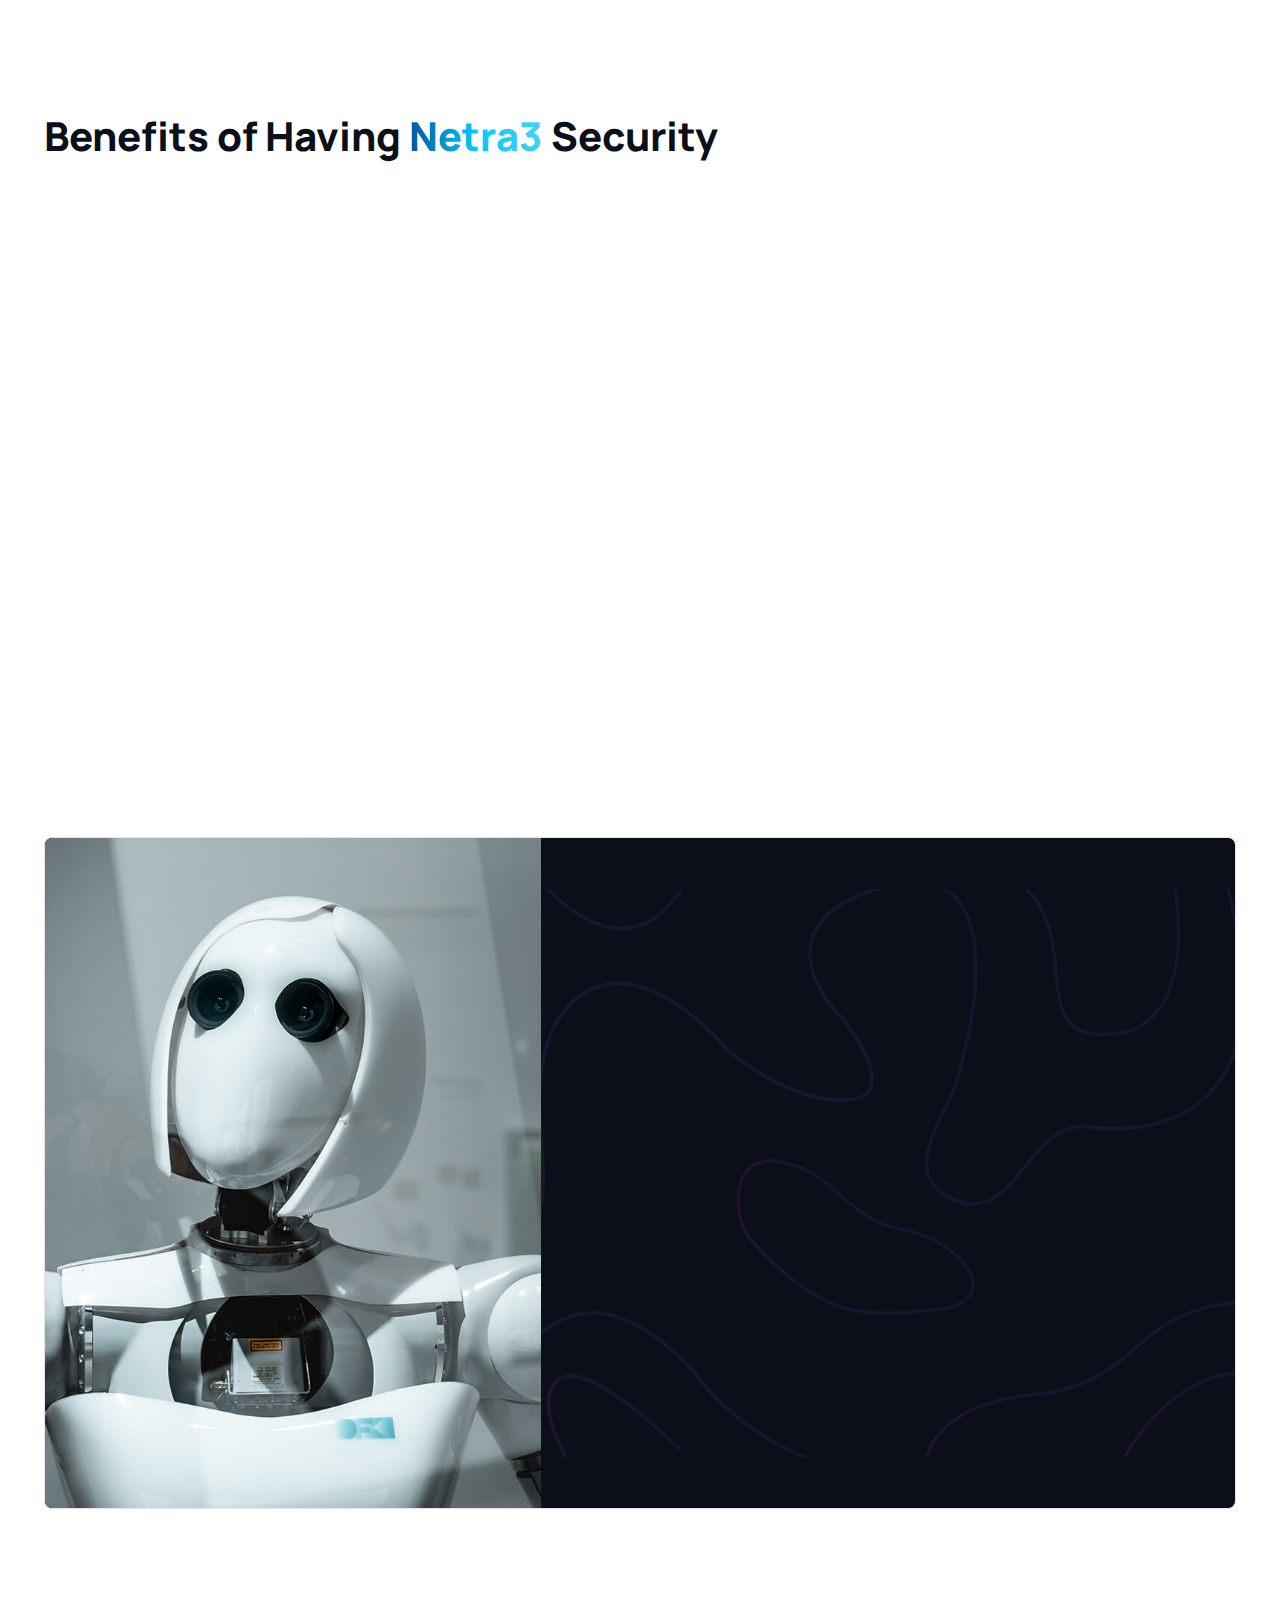
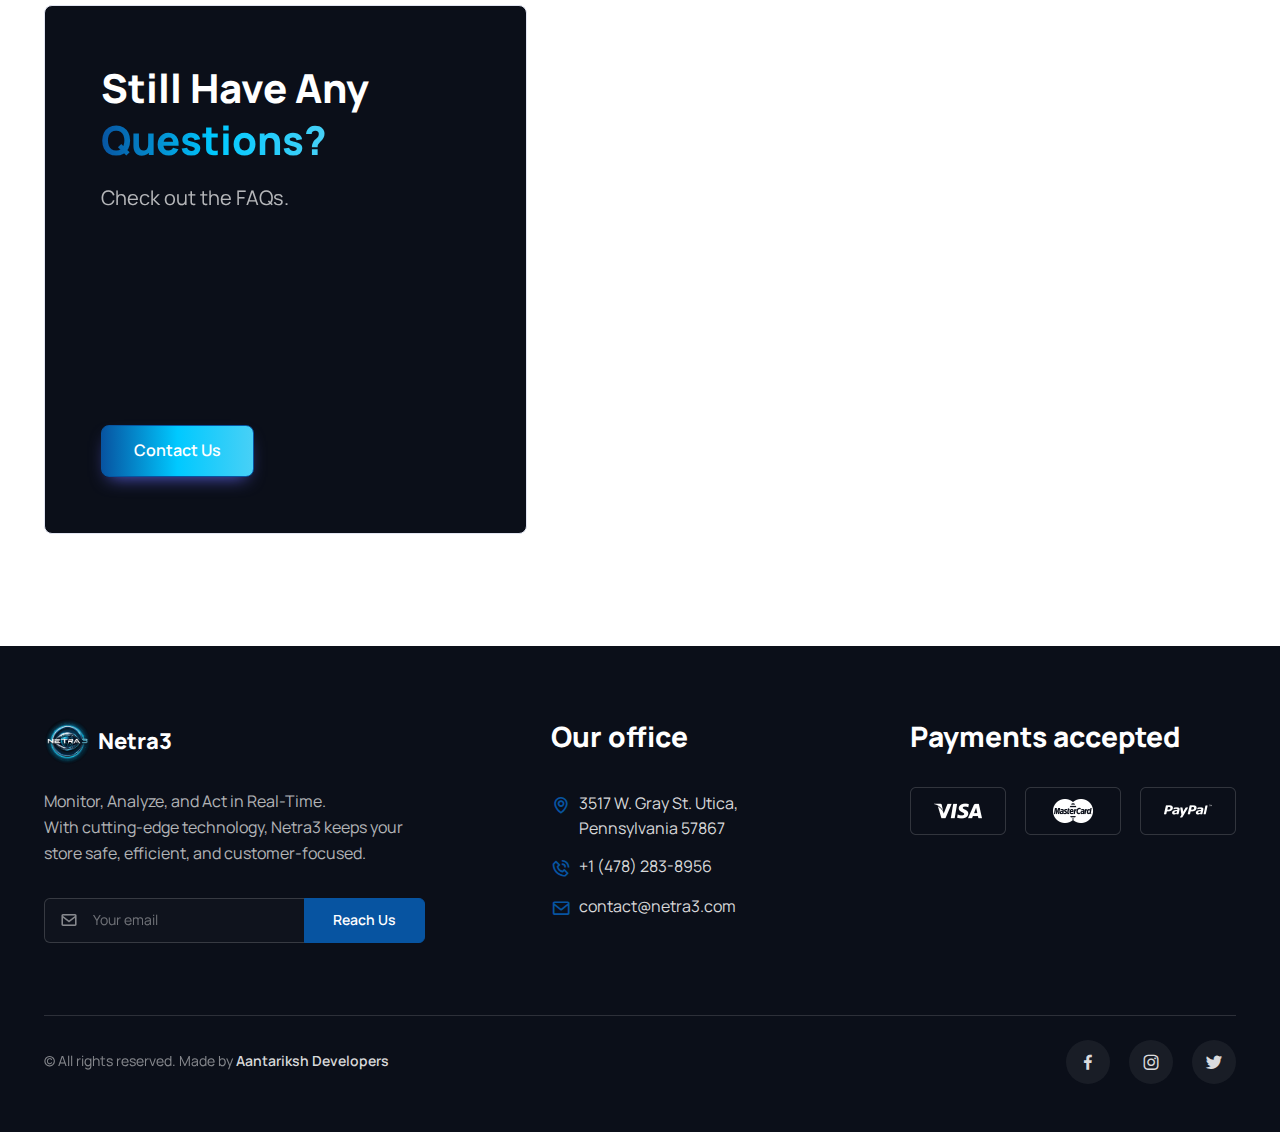
<file: about.html>
<!DOCTYPE html>
<html lang="en" data-bs-theme="light">
  <head>
    <meta charset="utf-8">
    <title>Netra3</title>

    <!-- SEO Meta Tags -->
    <meta name="description" content="Netra3">
    <meta name="keywords" content="bootstrap, business, creative agency, mobile app showcase, saas, fintech, finance, online courses, software, medical, conference landing, services, e-commerce, shopping cart, multipurpose, shop, ui kit, marketing, seo, landing, blog, portfolio, html5, css3, javascript, gallery, slider, touch, creative">
    <meta name="author" content="Aantariksh Developers">

    <!-- Viewport -->
    <meta name="viewport" content="width=device-width, initial-scale=1">

    <!-- Theme switcher (color modes) -->
    <script src="assets/js/theme-switcher.js"></script>

    <!-- Favicon and Touch Icons -->
    <link rel="icon" type="image/png"  href="./logo.png">
    <meta name="theme-color" content="#ffffff">

    <!-- Vendor Styles -->
    <link rel="stylesheet" media="screen" href="assets/vendor/boxicons/css/boxicons.min.css">
    <link rel="stylesheet" media="screen" href="assets/vendor/swiper/swiper-bundle.min.css">
    <link rel="stylesheet" media="screen" href="assets/vendor/lightgallery/css/lightgallery-bundle.min.css">
    <link rel="stylesheet" media="screen" href="assets/vendor/img-comparison-slider/dist/styles.css">
    <link href="assets/vendor/aos/aos.css" rel="stylesheet">

    <!-- Main Theme Styles + Bootstrap -->
    <link rel="stylesheet" media="screen" href="assets/css/theme.min.css">

    <!-- Page loading styles -->
    <style>
      .page-loading {
        position: fixed;
        top: 0;
        right: 0;
        bottom: 0;
        left: 0;
        width: 100%;
        height: 100%;
        -webkit-transition: all .4s .2s ease-in-out;
        transition: all .4s .2s ease-in-out;
        background-color: #fff;
        opacity: 0;
        visibility: hidden;
        z-index: 9999;
      }
      [data-bs-theme="dark"] .page-loading {
        background-color: #0b0f19;
      }
      .page-loading.active {
        opacity: 1;
        visibility: visible;
      }
      .page-loading-inner {
        position: absolute;
        top: 50%;
        left: 0;
        width: 100%;
        text-align: center;
        -webkit-transform: translateY(-50%);
        transform: translateY(-50%);
        -webkit-transition: opacity .2s ease-in-out;
        transition: opacity .2s ease-in-out;
        opacity: 0;
      }
      .page-loading.active > .page-loading-inner {
        opacity: 1;
      }
      .page-loading-inner > span {
        display: block;
        font-size: 1rem;
        font-weight: normal;
        color: #9397ad;
      }
      [data-bs-theme="dark"] .page-loading-inner > span {
        color: #fff;
        opacity: .6;
      }
      .page-spinner {
        display: inline-block;
        width: 2.75rem;
        height: 2.75rem;
        margin-bottom: .75rem;
        vertical-align: text-bottom;
        border: .15em solid #b4b7c9;
        border-right-color: transparent;
        border-radius: 50%;
        -webkit-animation: spinner .75s linear infinite;
        animation: spinner .75s linear infinite;
      }
      [data-bs-theme="dark"] .page-spinner {
        border-color: rgba(255,255,255,.4);
        border-right-color: transparent;
      }
      @-webkit-keyframes spinner {
        100% {
          -webkit-transform: rotate(360deg);
          transform: rotate(360deg);
        }
      }
      @keyframes spinner {
        100% {
          -webkit-transform: rotate(360deg);
          transform: rotate(360deg);
        }
      }
    </style>

    <!-- Page loading scripts -->
    <script>
      (function () {
        window.onload = function () {
          const preloader = document.querySelector('.page-loading');
          preloader.classList.remove('active');
          setTimeout(function () {
            preloader.remove();
          }, 1000);
        };
      })();
    </script>
  </head>


  <!-- Body -->
  <body>
    <!-- Page loading spinner -->
    <div class="page-loading active">
      <div class="page-loading-inner">
        <div class="page-spinner"></div><span>Loading...</span>
      </div>
    </div>


    <!-- Page wrapper for sticky footer -->
    <!-- Wraps everything except footer to push footer to the bottom of the page if there is little content -->
    <main class="page-wrapper">


      <!-- Navbar -->
      <!-- Remove "navbar-sticky" class to make navigation bar scrollable with the page -->
      <header class="header navbar navbar-expand-lg bg-dark navbar-dark position-absolute navbar-sticky">
        <div class="container px-3">
          <a href="index.html" class="navbar-brand pe-3">
            <img src="./logo.png" width="47" alt="Netra 3">
            NETRA3
          </a>
          <div id="navbarNav" class="offcanvas offcanvas-end bg-dark">
            <div class="offcanvas-header border-bottom border-light">
              <h5 class="offcanvas-title text-white">Menu</h5>
              <button type="button" class="btn-close btn-close-white" data-bs-dismiss="offcanvas" aria-label="Close"></button>
            </div>
            <div class="offcanvas-body">
              <ul class="navbar-nav me-auto mb-2 mb-lg-0">
                <li class="nav-item">
                  <a href="index.html" class="nav-link">Home</a>
                </li>
                <li class="nav-item">
                  <a href="about.html" class="nav-link active">About Us</a>
                </li>
                <li class="nav-item dropdown">
                  <a href="#" class="nav-link dropdown-toggle" data-bs-toggle="dropdown">Solutions</a>
                  <ul class="dropdown-menu dropdown-menu-dark">
                    <li><a href="solutions.html#anomaly" class="dropdown-item">Anomaly Detection and Behavior Recognition</a></li>
                    <li><a href="solutions.html#theft" class="dropdown-item">Theft Detection</a></li>
                    <li><a href="solutions.html#fire" class="dropdown-item">Smoke & Fire Detection</a></li>
                    <li><a href="solutions.html#weapon" class="dropdown-item">Gun Detection System</a></li>
                  </ul>
                </li>
                <li class="nav-item dropdown">
                  <a href="#" class="nav-link dropdown-toggle" data-bs-toggle="dropdown">Sectors</a>
                  <ul class="dropdown-menu dropdown-menu-dark">
                    <li><a href="sectors.html#retail" class="dropdown-item">Retail Stores</a></li>
                    <li><a href="sectors.html#liquor" class="dropdown-item">Liquor Store</a></li>
                    <li><a href="sectors.html#gas" class="dropdown-item">Gas Stations</a></li>
                  </ul>
                </li>
                <li class="nav-item">
                  <a href="blogs.html" class="nav-link">Tech Blogs</a>
                </li>
                <li class="nav-item">
                  <a href="collaborate.html" class="nav-link text-nowrap">Collaborate With Us</a>
                </li>
              </ul>
            </div>
            <div class="offcanvas-header border-top border-light">
              <a href="contact.html" class="btn btn-primary w-100">
                <i class="bx bx-cart fs-4 lh-1 me-1"></i>
                &nbsp;Contact Us
              </a>
            </div>      
          </div>
          <button type="button" class="navbar-toggler" data-bs-toggle="offcanvas" data-bs-target="#navbarNav" aria-controls="navbarNav" aria-expanded="false" aria-label="Toggle navigation">
            <span class="navbar-toggler-icon"></span>
          </button>
          <a href="contact.html" class="btn btn-primary bg-gradient-primary border-0 rounded-pill d-none d-lg-inline-flex">
            <i class="bx bx-phone fs-5 lh-1 me-1"></i>
            &nbsp;Contact Us
          </a>
        </div>
      </header>

      <!-- Hero -->
      <section class="jarallax bg-dark pt-2 pt-lg-3 pb-lg-5" data-jarallax data-speed="0.35" data-bs-theme="dark">
        <span class="position-absolute top-0 start-0 w-100 h-100 bg-dark opacity-70"></span>
        <div class="jarallax-img" style="background-image: url(assets/img/about/hero.jpg);"></div>
        <div class="container position-relative zindex-5 d-flex flex-column justify-content-center" style="min-height: 500px;">
          <!-- Title -->
          <h1>Empowering Stores with <span class="text-gradient-primary">Smart Surveillance</span></h1>
          <p class="fs-lg text-light opacity-70">Enhancing safety, security, and efficiency through real-time AI monitoring for modern businesses.</p>
        </div>
      </section>


      <!-- Course description -->
      <section class="container pt-5 mt-2 mt-lg-4 mt-xl-5">
        <div class="row">

          <!-- Sidebar (Course summary) -->
          <aside class="col-lg-4 col-md-5 offset-xl-1 order-md-2 mb-5">
            <div style="margin-top: -96px;"></div>
            <div class="position-sticky top-0 pt-5">
              <div class="pt-5 mt-md-3">
                <div class="card shadow-sm p-sm-3">
                  <div class="card-body">
                    <h4 class="mb-4">Why choose Netra3?</h4>
                    <ul class="list-unstyled pb-3">
                      <li class="d-flex align-items-center mb-2">
                        📹 24/7 Live Monitoring
                      </li>
                      <li class="d-flex align-items-center mb-2">
                        🔔 Instant Alert Notifications
                      </li>
                      <li class="d-flex align-items-center mb-2">
                        📊 Smart Analytics Dashboard
                      </li>
                      <li class="d-flex align-items-center mb-2">
                        🛡️ Enterprise-grade Data Security
                      </li>
                      <li class="d-flex align-items-center mb-2">
                        ✅ Easy Integration with Existing Systems
                      </li>
                    </ul>
                    <a href="#" class="btn btn-primary btn-lg bg-gradient-primary border-0 shadow-primary">Contact Us</a>
                  </div>
                </div>
              </div>
            </div>
          </aside>

          <!-- Content -->
          <div class="col-xl-7 col-lg-8 col-md-7 order-md-1 mb-5">
            <h2 class="h1 pb-md-2 pb-lg-3">Who we are</h2>
            <p class="pb-4 mb-3">
              Netra3 is at the forefront of redefining physical security and operational intelligence for modern businesses. 
              Our AI-powered surveillance systems are engineered to go far beyond traditional monitoring, providing retailers and enterprises 
              with real-time insights into their environments. By leveraging advanced computer vision and behavioral analytics, 
              we enable proactive detection of threats such as theft, fire hazards, and unsafe employee behavior—ensuring safer, smarter workplaces. 
              Every feature we build is rooted in transparency, accountability, and precision, tailored to meet the dynamic challenges of today's commercial spaces.
              <br><br>
              What sets us apart is our commitment to delivering more than just surveillance. 
              We believe in equipping businesses with actionable intelligence that drives better decisions and boosts operational efficiency. 
              From tracking foot traffic patterns and staff movement to detecting anomalies before they escalate, 
              Netra3 gives you full visibility and control over your physical space. Our systems seamlessly integrate into your environment, 
              requiring minimal manual oversight while offering maximum protection and insight.              
            </p>
            <h2 class="mb-3">What We Offer:</h2>
            <div class="row row-cols-1 row-cols-sm-2 gx-lg-5 g-4">
              <div class="col pt-1 pt-sm-2 pt-lg-3" data-aos="fade-up">
                <i class="bx bx-rocket d-block fs-2 text-primary mb-2 mb-sm-3"></i>
                <h3 class="h5 pb-sm-1 mb-2">Smart Threat Detection</h3>
                <p class="mb-0">Our AI-powered system identifies threats like theft, fire, and violence in real time. It doesn't just record incidents—it actively alerts you as they unfold.</p>
              </div>
              <div class="col pt-1 pt-sm-2 pt-lg-3" data-aos="fade-up">
                <i class="bx bx-like d-block fs-2 text-primary mb-2 mb-sm-3"></i>
                <h3 class="h5 pb-sm-1 mb-2">Employee Monitoring</h3>
                <p class="mb-0">Track staff activity to ensure safety, productivity, and compliance. From idle time to suspicious actions, Netra3 provides clear insights about your workforce.</p>
              </div>
              <div class="col pt-1 pt-sm-2 pt-lg-3" data-aos="fade-up">
                <i class="bx bx-group d-block fs-2 text-primary mb-2 mb-sm-3"></i>
                <h3 class="h5 pb-sm-1 mb-2">Customer Footfall</h3>
                <p class="mb-0">Understand how customers move through your store with intelligent motion tracking. Optimize product placements and layout strategies with real-time data.</p>
              </div>
              <div class="col pt-1 pt-sm-2 pt-lg-3" data-aos="fade-up">
                <i class="bx bx-time-five d-block fs-2 text-primary mb-2 mb-sm-3"></i>
                <h3 class="h5 pb-sm-1 mb-2">Seamless Integration</h3>
                <p class="mb-0">Our systems are designed to plug into your existing infrastructure with ease. Whether you operate a single store or a multi-location chain, Netra3 scales with you.</p>
              </div>
            </div>
            
            <h2 class="h1 pt-md-2 pt-lg-4 pt-xl-5 pb-md-3 pb-lg-4 mb-md-4">Benefits of Having <span class="text-gradient-primary">Netra3</span> Security</h2>
            <div class="steps steps-sm">
              <div class="step" data-aos="fade-right">
                <div class="step-number">
                  <div class="step-number-inner">1</div>
                </div>
                <div class="step-body">
                  <h4 class="mb-2">Proactive Risk Prevention</h4>
                  <p class="mb-0">Netra's real-time alerts help prevent incidents before they escalate, reducing losses from theft, fire hazards, and violent behavior.</p>
                </div>
              </div>
              <div class="step" data-aos="fade-right">
                <div class="step-number">
                  <div class="step-number-inner">2</div>
                </div>
                <div class="step-body">
                  <h4 class="mb-2">Increased Operational Efficiency</h4>
                  <p class="mb-0">Automated monitoring and employee behavior analytics free up management time and improve team productivity through data-driven insights.</p>
                </div>
              </div>
              <div class="step" data-aos="fade-right">
                <div class="step-number">
                  <div class="step-number-inner">3</div>
                </div>
                <div class="step-body">
                  <h4 class="mb-2">Enhanced Store Safety</h4>
                  <p class="mb-0">With continuous surveillance and smart detection, your staff and customers stay protected, creating a safer and more trustworthy environment.</p>
                </div>
              </div>
              <div class="step" data-aos="fade-right">
                <div class="step-number">
                  <div class="step-number-inner">4</div>
                </div>
                <div class="step-body">
                  <h4 class="mb-2">Data-Backed Business Decisions</h4>
                  <p class="mb-0">Netra provides actionable insights on customer movement and engagement, enabling smarter layout, staffing, and marketing strategies.</p>
                </div>
              </div>
            </div>
          </div>
        </div>
      </section>


      <!-- Course author -->
      <section class="container py-lg-4 py-xl-5 mt-3 mb-5">
        <div class="row g-0 bg-dark bg-repeat-0 bg-position-center border rounded-3 overflow-hidden" style="background-image: url(assets/img/portfolio/courses/author-pattern.svg);">
          <div class="col-md-5 bg-repeat-0 bg-position-top-center bg-size-cover" style="background-image: url(assets/img/about/robotics.jpg); min-height: 350px;"></div>
          <div class="col-md-7 py-xl-5 px-4">
            <div class="py-5 mx-auto" style="max-width: 530px;" data-aos="fade-left">
              <div class="fs-xl text-light opacity-50 mb-2">Netra3 Founders & Visionaries</div>
              <h2 class="h1 text-light mb-4">Built by Innovators, <span class="text-gradient-primary">Backed by Experience</span></h2>
              <p class="text-light opacity-70 pb-2">
                At Netra3, our journey is driven by a shared belief: that AI and computer vision can redefine how physical spaces are secured, managed, and optimized. 
                Our founding team consists of passionate technologists and industry veterans who have worked at the intersection of retail, security, and artificial intelligence. 
                Their combined expertise ensures that every solution we build is not only cutting-edge but deeply practical for real-world application.
                <br><br>
                With thousands of surveillance hours analyzed and dozens of successful deployments, our team brings a rare blend of domain knowledge and technical brilliance. 
                We don't just follow trends — we set them.                
              </p>
            </div>
          </div>
        </div>
      </section>

      <!-- FAQ -->
      <section class="container pb-5 mb-md-3 mb-lg-4 mb-xl-5">
        <div class="row pb-3">
          <div class="col-md-5 mb-4 mb-md-0">
            <div class="card bg-dark h-100 p-lg-5">
              <div class="card-body p-lg-2">
                <h2 class="h1 text-light">Still Have Any <span class="text-gradient-primary">Questions?</span></h2>
                <p class="fs-xl text-light opacity-70 mb-0">Check out the FAQs.</p>
              </div>
              <div class="card-footer border-0 w-100 pt-0 p-4 p-lg-2">
                <a href="#" class="btn btn-primary btn-lg bg-gradient-primary shadow-primary">Contact Us</a>
              </div>
            </div>
          </div>
          <div class="col-md-7">
            <div class="accordion" id="faq">

              <!-- Item -->
              <div class="accordion-item border-0 rounded-3 shadow-sm mb-3" data-aos="fade-up">
                <h3 class="accordion-header">
                  <button class="accordion-button shadow-none rounded-3" type="button" data-bs-toggle="collapse" data-bs-target="#q-1" aria-expanded="true" aria-controls="q-1">What is Netra3 and how does it work?</button>
                </h3>
                <div class="accordion-collapse collapse show" id="q-1" data-bs-parent="#faq">
                  <div class="accordion-body fs-sm pt-0">
                    <p>
                      Netra3 is an AI-powered surveillance system designed to enhance store safety and efficiency. It uses computer vision to detect suspicious activities like theft, violence, or fire in real time. Our technology integrates with existing CCTV infrastructure and adds intelligent monitoring on top. The system alerts staff or security immediately when threats are detected.
                    </p>
                  </div>
                </div>
              </div>

              <!-- Item -->
              <div class="accordion-item border-0 rounded-3 shadow-sm mb-3" data-aos="fade-up">
                <h3 class="accordion-header">
                  <button class="accordion-button shadow-none rounded-3 collapsed" type="button" data-bs-toggle="collapse" data-bs-target="#q-2" aria-expanded="false" aria-controls="q-2">Can Netra3 detect employee theft?</button>
                </h3>
                <div class="accordion-collapse collapse" id="q-2" data-bs-parent="#faq">
                  <div class="accordion-body fs-sm pt-0">
                    <p>Yes, one of Netra3's key capabilities is monitoring internal staff behavior. It can flag unauthorized access, unusual movement patterns, or interactions with high-value inventory. This helps reduce hidden losses and ensures accountability across teams. Our reports offer transparency and actionable insights for managers.</p>
                  </div>
                </div>
              </div>

              <!-- Item -->
              <div class="accordion-item border-0 rounded-3 shadow-sm mb-3" data-aos="fade-up">
                <h3 class="accordion-header">
                  <button class="accordion-button shadow-none rounded-3 collapsed" type="button" data-bs-toggle="collapse" data-bs-target="#q-3" aria-expanded="false" aria-controls="q-3">Is Netra3 compatible with my current camera system?</button>
                </h3>
                <div class="accordion-collapse collapse" id="q-3" data-bs-parent="#faq">
                  <div class="accordion-body fs-sm pt-0">
                    <p>Absolutely. Netra3 is designed to be hardware-agnostic and works with most IP and analog camera systems. There's no need to replace your existing infrastructure. Our team helps with seamless integration and system calibration based on your layout and needs.</p>
                  </div>
                </div>
              </div>

              <!-- Item -->
              <div class="accordion-item border-0 rounded-3 shadow-sm mb-3" data-aos="fade-up">
                <h3 class="accordion-header">
                  <button class="accordion-button shadow-none rounded-3 collapsed" type="button" data-bs-toggle="collapse" data-bs-target="#q-4" aria-expanded="false" aria-controls="q-4">How secure is the data Netra3 processes?</button>
                </h3>
                <div class="accordion-collapse collapse" id="q-4" data-bs-parent="#faq">
                  <div class="accordion-body fs-sm pt-0">
                    <p>Security is a top priority at Netra3. All video data is encrypted both in transit and at rest. We also follow strict compliance standards including SOC 2 and GDPR, depending on your region. Our systems are regularly tested for vulnerabilities to keep your information safe.</p>
                  </div>
                </div>
              </div>

              <!-- Item -->
              <div class="accordion-item border-0 rounded-3 shadow-sm" data-aos="fade-up">
                <h3 class="accordion-header">
                  <button class="accordion-button shadow-none rounded-3 collapsed" type="button" data-bs-toggle="collapse" data-bs-target="#q-5" aria-expanded="false" aria-controls="q-5">Can Netra3 be customized for different industries?</button>
                </h3>
                <div class="accordion-collapse collapse" id="q-5" data-bs-parent="#faq">
                  <div class="accordion-body fs-sm pt-0">
                    <p>Yes, Netra3 is built to adapt across multiple sectors like retail, manufacturing, warehouses, and more. Each deployment is customized with rule sets and detection models tailored to your environment. Whether it's monitoring customer interactions or staff safety, we adjust it to your needs.</p>
                  </div>
                </div>
              </div>
            </div>
          </div>
        </div>
      </section>
    </main>


    <!-- Footer -->
    <footer class="footer bg-dark pt-5 pb-4 pb-lg-5" data-bs-theme="dark">
      <div class="container pt-lg-4">
        <div class="row gy-5 pb-5">
          <div class="col-lg-4">
            <div class="navbar-brand text-dark p-0 me-0 mb-3 mb-lg-4">
              <img src="logo.png" width="47" alt="Netra3">
              Netra3
            </div>            
            <div style="max-width: 26rem;">
              <p class="text-body mb-4 pb-2">
                Monitor, Analyze, and Act in Real-Time.<br>
                With cutting-edge technology, Netra3 keeps your store safe, efficient, and customer-focused.
              </p>
              <form class="needs-validation" novalidate>
                <div class="input-group">
                  <input type="email" id="subscr-email" class="form-control rounded-start ps-5" placeholder="Your email" required>
                  <i class="bx bx-envelope fs-lg text-muted position-absolute top-50 start-0 translate-middle-y ms-3 zindex-5"></i>
                  <div class="invalid-tooltip position-absolute top-100 start-0">Please provide a valid email address.</div>
                  <button type="submit" class="btn btn-primary">Reach Us</button>
                </div>
              </form>
            </div>
          </div>
          <div class="col-lg-7 offset-lg-1">
            <div class="d-flex flex-lg-row flex-column justify-content-lg-between mt-n4 mx-n2">
              <div class="mt-4 px-2">
                <h3 class="mb-4 pb-lg-2">Our office</h3>
                <ul class="nav flex-column mb-0">
                  <li class="mb-1">
                    <a href="#" class="nav-link align-items-start fw-normal px-0 py-1">
                      <i class="bx bx-map fs-5 text-primary me-2"></i>
                      3517 W. Gray St. Utica, <br> Pennsylvania 57867
                    </a>
                  </li>
                  <li class="mb-1">
                    <a href="tel:+14782838956" class="nav-link align-items-start fw-normal px-0 py-1">
                      <i class="bx bx-phone-call fs-5 text-primary me-2"></i>
                      +1 (478) 283-8956
                    </a>
                  </li>
                  <li>
                    <a href="mailto:email@example.com" class="nav-link align-items-start fw-normal px-0 py-1">
                      <i class="bx bx-envelope fs-5 text-primary me-2"></i>
                      contact@netra3.com
                    </a>
                  </li>
                </ul>
              </div>
              <div class="mt-4 px-2">
                <h3 class="mb-4 pb-lg-2">Payments accepted</h3>
                <div class="mt-n3 ms-n3">
                  <a href="#" class="mt-3 ms-3 d-inline-block">
                    <img src="assets/img/landing/product/payments/visa.png" width="96" alt="Visa">
                  </a>
                  <a href="#" class="mt-3 ms-3 d-inline-block">
                    <img src="assets/img/landing/product/payments/mastercard.png" width="96" alt="Visa">
                  </a>
                  <a href="#" class="mt-3 ms-3 d-inline-block">
                    <img src="assets/img/landing/product/payments/paypal.png" width="96" alt="Visa">
                  </a>
                </div>
              </div>
            </div>
          </div>
        </div>
      </div>
      <div class="container pt-4">
        <div class="d-flex flex-sm-row flex-column align-items-center justify-content-between text-center text-md-start pt-4 border-top border-light">
          <p class="nav d-block fs-sm mb-sm-0 mb-4">
            <span class="text-light opacity-50">&copy; All rights reserved. Made by </span>
            <a class="nav-link d-inline-block p-0" href="https://aantariksh.com/" target="_blank" rel="noopener">Aantariksh Developers</a>
          </p>
          <div class="mt-n3 ms-n3">
            <a href="#" class="btn btn-icon btn-secondary btn-facebook rounded-circle mt-3 ms-3" aria-label="Facebook">
              <i class="bx bxl-facebook"></i>
            </a>
            <a href="#" class="btn btn-icon btn-secondary btn-instagram rounded-circle mt-3 ms-3" aria-label="Instagram">
              <i class="bx bxl-instagram"></i>
            </a>
            <a href="#" class="btn btn-icon btn-secondary btn-twitter rounded-circle mt-3 ms-3" aria-label="Twitter">
              <i class="bx bxl-twitter"></i>
            </a>
          </div>
        </div>
      </div>
    </footer>


    <!-- Back to top button -->
    <a href="#top" class="btn-scroll-top" data-scroll>
      <span class="btn-scroll-top-tooltip text-muted fs-sm me-2">Top</span>
      <i class="btn-scroll-top-icon bx bx-chevron-up"></i>
    </a>


    <!-- Vendor Scripts -->
    <script src="assets/vendor/jarallax/dist/jarallax.min.js"></script>
    <script src="assets/vendor/swiper/swiper-bundle.min.js"></script>
    <script src="assets/vendor/aos/aos.js"></script>
    <script>
      AOS.init({
        duration: 1500, once: false
      });
    </script>    

    <!-- Main Theme Script -->
    <script src="assets/js/theme.min.js"></script>
  </body>
</html>
</file>
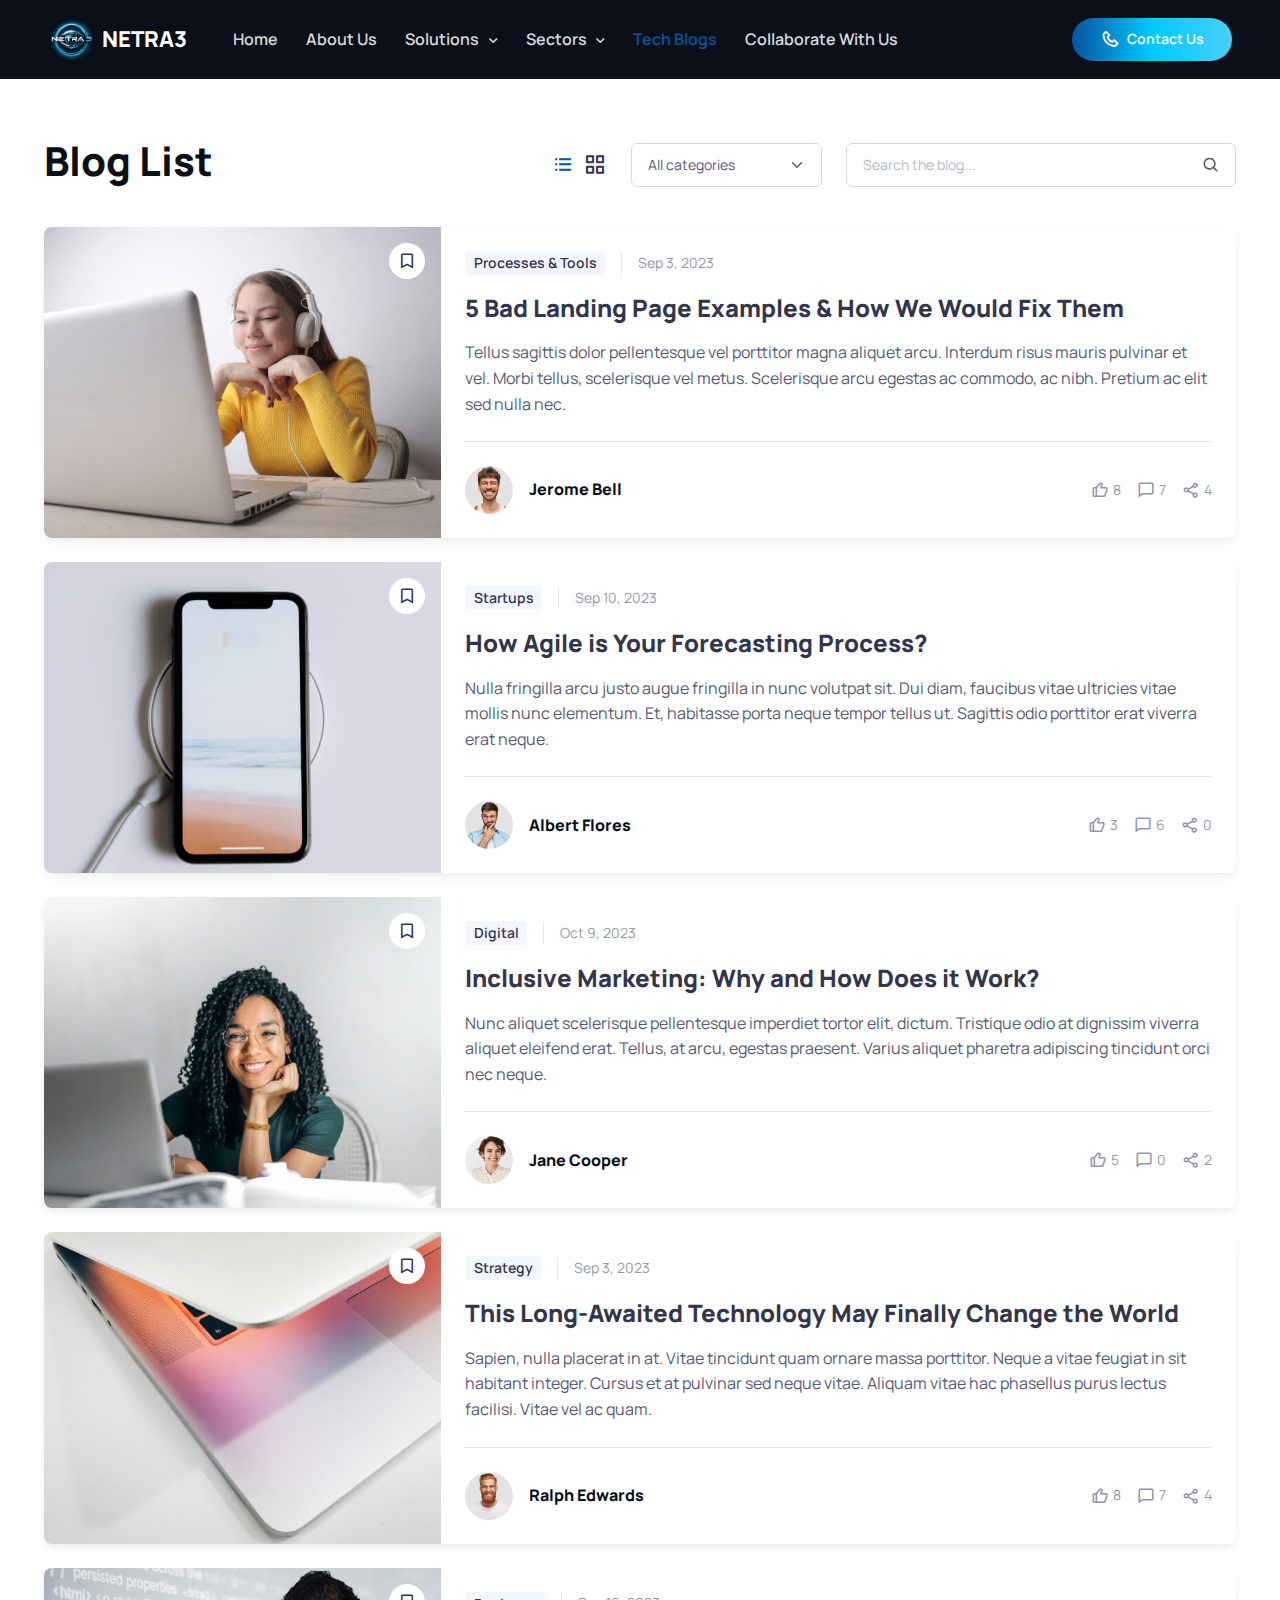
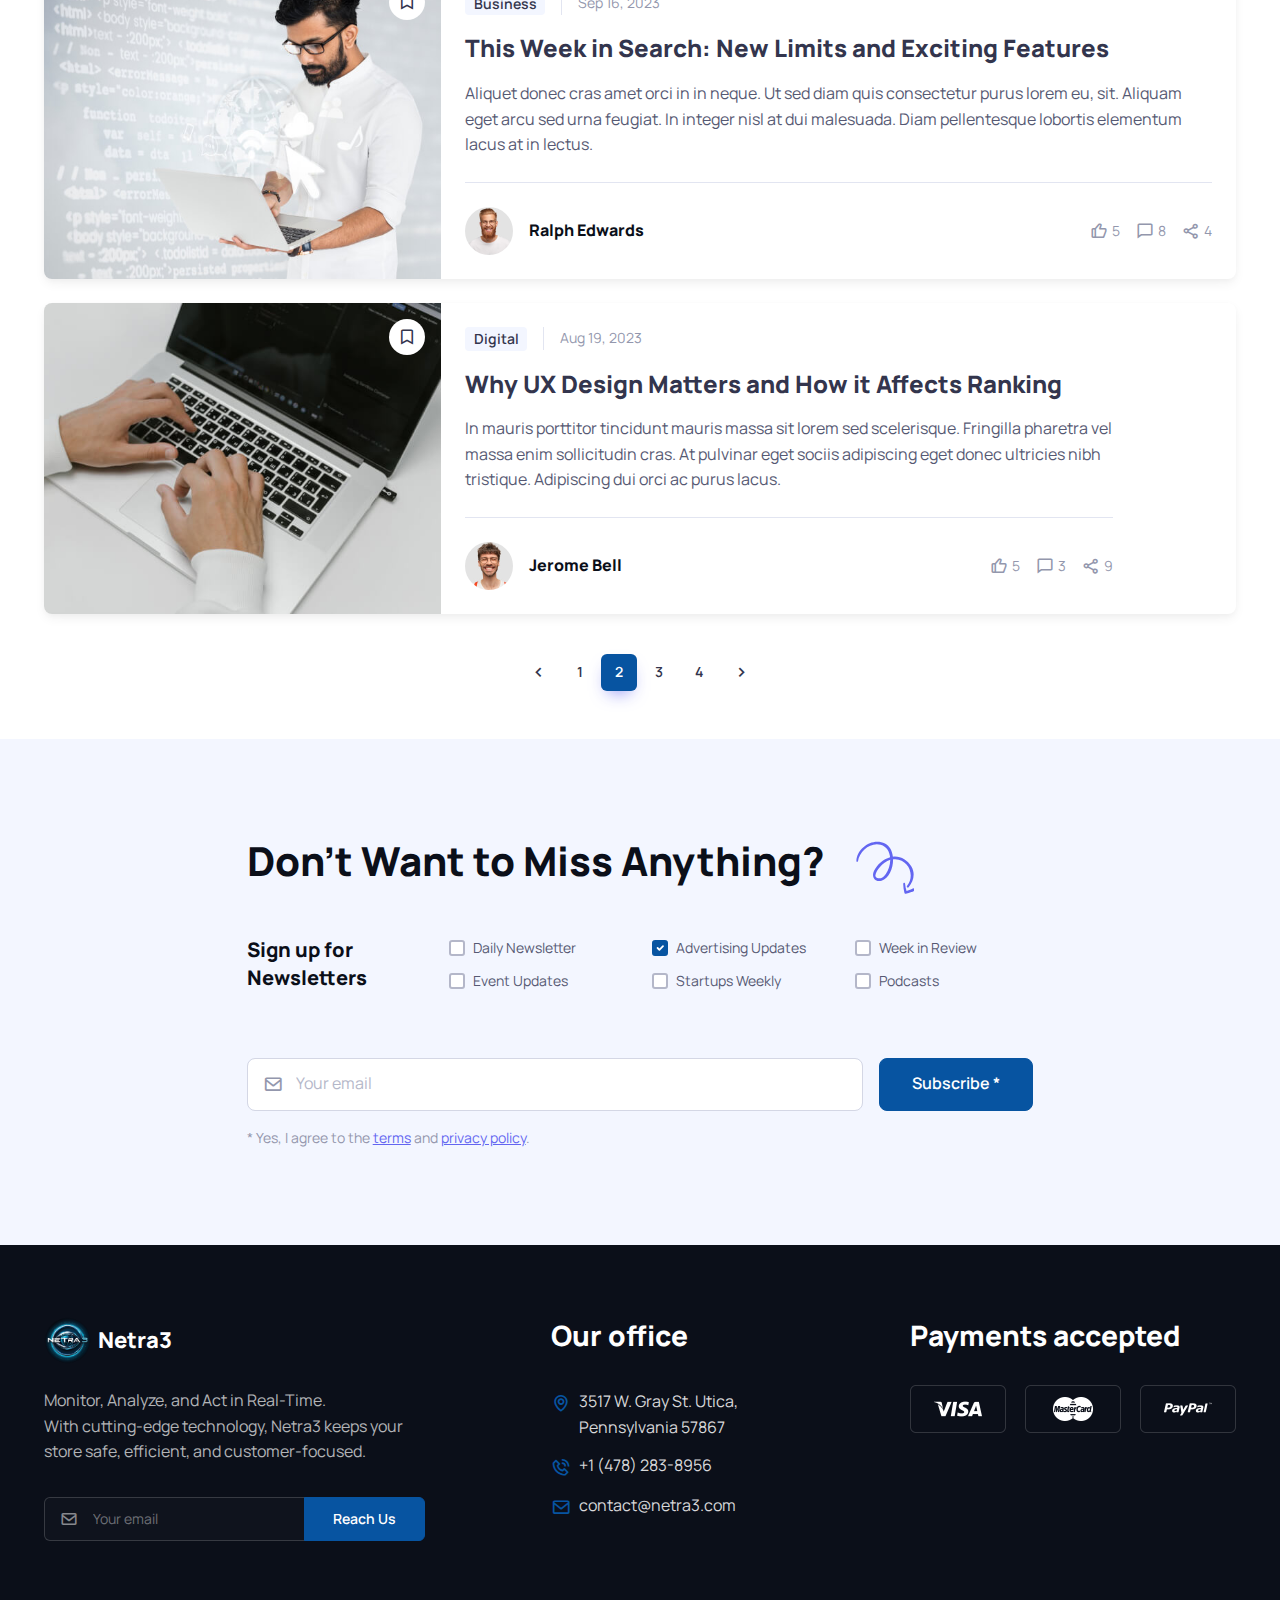
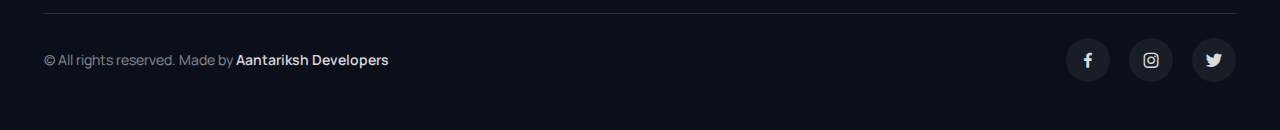
<file: blogs.html>
<!DOCTYPE html>
<html lang="en" data-bs-theme="light">
  <head>
    <meta charset="utf-8">
    <title>Netra3</title>

    <!-- SEO Meta Tags -->
    <meta name="description" content="Netra3">
    <meta name="keywords" content="bootstrap, business, creative agency, mobile app showcase, saas, fintech, finance, online courses, software, medical, conference landing, services, e-commerce, shopping cart, multipurpose, shop, ui kit, marketing, seo, landing, blog, portfolio, html5, css3, javascript, gallery, slider, touch, creative">
    <meta name="author" content="Aantariksh Developers">

    <!-- Viewport -->
    <meta name="viewport" content="width=device-width, initial-scale=1">

    <!-- Theme switcher (color modes) -->
    <script src="assets/js/theme-switcher.js"></script>

    <!-- Favicon and Touch Icons -->
    <link rel="icon" type="image/png"  href="./logo.png">
    <meta name="theme-color" content="#ffffff">

    <!-- Vendor Styles -->
    <link rel="stylesheet" media="screen" href="assets/vendor/boxicons/css/boxicons.min.css">
    <link rel="stylesheet" media="screen" href="assets/vendor/swiper/swiper-bundle.min.css">
    <link rel="stylesheet" media="screen" href="assets/vendor/lightgallery/css/lightgallery-bundle.min.css">
    <link rel="stylesheet" media="screen" href="assets/vendor/img-comparison-slider/dist/styles.css">
    <link href="assets/vendor/aos/aos.css" rel="stylesheet">

    <!-- Main Theme Styles + Bootstrap -->
    <link rel="stylesheet" media="screen" href="assets/css/theme.min.css">

    <!-- Page loading styles -->
    <style>
      .page-loading {
        position: fixed;
        top: 0;
        right: 0;
        bottom: 0;
        left: 0;
        width: 100%;
        height: 100%;
        -webkit-transition: all .4s .2s ease-in-out;
        transition: all .4s .2s ease-in-out;
        background-color: #fff;
        opacity: 0;
        visibility: hidden;
        z-index: 9999;
      }
      [data-bs-theme="dark"] .page-loading {
        background-color: #0b0f19;
      }
      .page-loading.active {
        opacity: 1;
        visibility: visible;
      }
      .page-loading-inner {
        position: absolute;
        top: 50%;
        left: 0;
        width: 100%;
        text-align: center;
        -webkit-transform: translateY(-50%);
        transform: translateY(-50%);
        -webkit-transition: opacity .2s ease-in-out;
        transition: opacity .2s ease-in-out;
        opacity: 0;
      }
      .page-loading.active > .page-loading-inner {
        opacity: 1;
      }
      .page-loading-inner > span {
        display: block;
        font-size: 1rem;
        font-weight: normal;
        color: #9397ad;
      }
      [data-bs-theme="dark"] .page-loading-inner > span {
        color: #fff;
        opacity: .6;
      }
      .page-spinner {
        display: inline-block;
        width: 2.75rem;
        height: 2.75rem;
        margin-bottom: .75rem;
        vertical-align: text-bottom;
        border: .15em solid #b4b7c9;
        border-right-color: transparent;
        border-radius: 50%;
        -webkit-animation: spinner .75s linear infinite;
        animation: spinner .75s linear infinite;
      }
      [data-bs-theme="dark"] .page-spinner {
        border-color: rgba(255,255,255,.4);
        border-right-color: transparent;
      }
      @-webkit-keyframes spinner {
        100% {
          -webkit-transform: rotate(360deg);
          transform: rotate(360deg);
        }
      }
      @keyframes spinner {
        100% {
          -webkit-transform: rotate(360deg);
          transform: rotate(360deg);
        }
      }
    </style>

    <!-- Page loading scripts -->
    <script>
      (function () {
        window.onload = function () {
          const preloader = document.querySelector('.page-loading');
          preloader.classList.remove('active');
          setTimeout(function () {
            preloader.remove();
          }, 1000);
        };
      })();
    </script>
  </head>


  <!-- Body -->
  <body>

    <!-- Page loading spinner -->
    <div class="page-loading active">
      <div class="page-loading-inner">
        <div class="page-spinner"></div><span>Loading...</span>
      </div>
    </div>


    <!-- Page wrapper for sticky footer -->
    <!-- Wraps everything except footer to push footer to the bottom of the page if there is little content -->
    <main class="page-wrapper">


      <!-- Navbar -->
      <!-- Remove "navbar-sticky" class to make navigation bar scrollable with the page -->
      <header class="header navbar navbar-expand-lg bg-dark navbar-dark navbar-sticky">
        <div class="container px-3">
          <a href="index.html" class="navbar-brand pe-3">
            <img src="./logo.png" width="47" alt="Netra 3">
            NETRA3
          </a>
          <div id="navbarNav" class="offcanvas offcanvas-end bg-dark">
            <div class="offcanvas-header border-bottom border-light">
              <h5 class="offcanvas-title text-white">Menu</h5>
              <button type="button" class="btn-close btn-close-white" data-bs-dismiss="offcanvas" aria-label="Close"></button>
            </div>
            <div class="offcanvas-body">
              <ul class="navbar-nav me-auto mb-2 mb-lg-0">
                <li class="nav-item">
                  <a href="index.html" class="nav-link">Home</a>
                </li>
                <li class="nav-item">
                  <a href="about.html" class="nav-link">About Us</a>
                </li>
                <li class="nav-item dropdown">
                  <a href="#" class="nav-link dropdown-toggle" data-bs-toggle="dropdown">Solutions</a>
                  <ul class="dropdown-menu dropdown-menu-dark">
                    <li><a href="solutions.html#anomaly" class="dropdown-item">Anomaly Detection and Behavior Recognition</a></li>
                    <li><a href="solutions.html#theft" class="dropdown-item">Theft Detection</a></li>
                    <li><a href="solutions.html#fire" class="dropdown-item">Smoke & Fire Detection</a></li>
                    <li><a href="solutions.html#weapon" class="dropdown-item">Gun Detection System</a></li>
                  </ul>
                </li>
                <li class="nav-item dropdown">
                  <a href="#" class="nav-link dropdown-toggle" data-bs-toggle="dropdown">Sectors</a>
                  <ul class="dropdown-menu dropdown-menu-dark">
                    <li><a href="sectors.html#retail" class="dropdown-item">Retail Stores</a></li>
                    <li><a href="sectors.html#liquor" class="dropdown-item">Liquor Store</a></li>
                    <li><a href="sectors.html#gas" class="dropdown-item">Gas Stations</a></li>
                  </ul>
                </li>
                <li class="nav-item">
                  <a href="blogs.html" class="nav-link active">Tech Blogs</a>
                </li>
                <li class="nav-item">
                  <a href="collaborate.html" class="nav-link text-nowrap">Collaborate With Us</a>
                </li>
              </ul>
            </div>
            <div class="offcanvas-header border-top border-light">
              <a href="contact.html" class="btn btn-primary w-100">
                <i class="bx bx-cart fs-4 lh-1 me-1"></i>
                &nbsp;Contact Us
              </a>
            </div>      
          </div>
          <button type="button" class="navbar-toggler" data-bs-toggle="offcanvas" data-bs-target="#navbarNav" aria-controls="navbarNav" aria-expanded="false" aria-label="Toggle navigation">
            <span class="navbar-toggler-icon"></span>
          </button>
          <a href="contact.html" class="btn btn-primary bg-gradient-primary border-0 rounded-pill d-none d-lg-inline-flex">
            <i class="bx bx-phone fs-5 lh-1 me-1"></i>
            &nbsp;Contact Us
          </a>
        </div>
      </header>

      <!-- Page content -->
      <section class="container mt-5 pt-lg-2 pb-5">

        <!-- Page title + Layout switcher + Search form -->
        <div class="row align-items-end gy-3 mb-4 pb-lg-3 pb-1">
          <div class="col-lg-5 col-md-4">
            <h1 class="mb-2 mb-md-0">Blog List</h1>
          </div>
          <div class="col-lg-7 col-md-8">
            <div class="row gy-2">
              <div class="col-lg-5 col-sm-6">
                <div class="d-flex align-items-center">
                  <div class="nav flex-nowrap me-sm-4 me-3">
                    <a href="blog-list-no-sidebar.html" class="nav-link me-2 p-0 active" aria-label="List view">
                      <i class="bx bx-list-ul fs-4"></i>
                    </a>
                    <a href="blog-grid-no-sidebar.html" class="nav-link p-0" aria-label="Grid view">
                      <i class="bx bx-grid-alt fs-4"></i>
                    </a>
                  </div>
                  <select class="form-select">
                    <option>All categories</option>
                    <option value="processes-and-tools">Processes &amp; Tools</option>
                    <option value="startups">Startups</option>
                    <option value="digital">Digital</option>
                    <option value="strategy">Strategy</option>
                    <option value="business">Business</option>
                  </select>
                </div>
              </div>
              <div class="col-lg-7 col-sm-6">
                <div class="input-group">
                  <input type="text" class="form-control pe-5 rounded" placeholder="Search the blog...">
                  <i class="bx bx-search position-absolute top-50 end-0 translate-middle-y me-3 zindex-5 fs-lg"></i>
                </div>
              </div>
            </div>
          </div>
        </div>

        <!-- Item -->
        <article class="card border-0 shadow-sm overflow-hidden mb-4">
          <div class="row g-0">
            <div class="col-sm-4 position-relative bg-position-center bg-repeat-0 bg-size-cover" style="background-image: url(assets/img/blog/01.jpg); min-height: 15rem;">
              <a href="blog-single.html" class="position-absolute top-0 start-0 w-100 h-100" aria-label="Read more"></a>
              <a href="#" class="btn btn-icon btn-light bg-white border-white btn-sm rounded-circle position-absolute top-0 end-0 zindex-5 me-3 mt-3" data-bs-toggle="tooltip" data-bs-placement="left" title="Read later" aria-label="Read later">
                <i class="bx bx-bookmark"></i>
              </a>
            </div>
            <div class="col-sm-8">
              <div class="card-body">
                <div class="d-flex align-items-center mb-3">
                  <a href="#" class="badge fs-sm text-nav bg-secondary text-decoration-none">Processes &amp; Tools</a>
                  <span class="fs-sm text-muted border-start ps-3 ms-3">Sep 3, 2023</span>
                </div>
                <h3 class="h4">
                  <a href="blog-single.html">5 Bad Landing Page Examples &amp; How We Would Fix Them</a>
                </h3>
                <p>Tellus sagittis dolor pellentesque vel porttitor magna aliquet arcu. Interdum risus mauris pulvinar et vel. Morbi tellus, scelerisque vel metus. Scelerisque arcu egestas ac commodo, ac nibh. Pretium ac elit sed nulla nec.</p>
                <hr class="my-4">
                <div class="d-flex align-items-center justify-content-between">
                  <a href="#" class="d-flex align-items-center fw-bold text-dark text-decoration-none me-3">
                    <img src="assets/img/avatar/01.jpg" class="rounded-circle me-3" width="48" alt="Avatar">
                    Jerome Bell
                  </a>
                  <div class="d-flex align-items-center text-muted">
                    <div class="d-flex align-items-center me-3">
                      <i class="bx bx-like fs-lg me-1"></i>
                      <span class="fs-sm">8</span>
                    </div>
                    <div class="d-flex align-items-center me-3">
                      <i class="bx bx-comment fs-lg me-1"></i>
                      <span class="fs-sm">7</span>
                    </div>
                    <div class="d-flex align-items-center">
                      <i class="bx bx-share-alt fs-lg me-1"></i>
                      <span class="fs-sm">4</span>
                    </div>
                  </div>
                </div>
              </div>
            </div>
          </div>
        </article>

        <!-- Item -->
        <article class="card border-0 shadow-sm overflow-hidden mb-4">
          <div class="row g-0">
            <div class="col-sm-4 position-relative bg-position-center bg-repeat-0 bg-size-cover" style="background-image: url(assets/img/blog/06.jpg); min-height: 15rem;">
              <a href="blog-single.html" class="position-absolute top-0 start-0 w-100 h-100" aria-label="Read more"></a>
              <a href="#" class="btn btn-icon btn-light bg-white border-white btn-sm rounded-circle position-absolute top-0 end-0 zindex-5 me-3 mt-3" data-bs-toggle="tooltip" data-bs-placement="left" title="Read later" aria-label="Read later">
                <i class="bx bx-bookmark"></i>
              </a>
            </div>
            <div class="col-sm-8">
              <div class="card-body">
                <div class="d-flex align-items-center mb-3">
                  <a href="#" class="badge fs-sm text-nav bg-secondary text-decoration-none">Startups</a>
                  <span class="fs-sm text-muted border-start ps-3 ms-3">Sep 10, 2023</span>
                </div>
                <h3 class="h4">
                  <a href="blog-single.html">How Agile is Your Forecasting Process?</a>
                </h3>
                <p>Nulla fringilla arcu justo augue fringilla in nunc volutpat sit. Dui diam, faucibus vitae ultricies vitae mollis nunc elementum. Et, habitasse porta neque tempor tellus ut. Sagittis odio porttitor erat viverra erat neque.</p>
                <hr class="my-4">
                <div class="d-flex align-items-center justify-content-between">
                  <a href="#" class="d-flex align-items-center fw-bold text-dark text-decoration-none me-3">
                    <img src="assets/img/avatar/05.jpg" class="rounded-circle me-3" width="48" alt="Avatar">
                    Albert Flores
                  </a>
                  <div class="d-flex align-items-center text-muted">
                    <div class="d-flex align-items-center me-3">
                      <i class="bx bx-like fs-lg me-1"></i>
                      <span class="fs-sm">3</span>
                    </div>
                    <div class="d-flex align-items-center me-3">
                      <i class="bx bx-comment fs-lg me-1"></i>
                      <span class="fs-sm">6</span>
                    </div>
                    <div class="d-flex align-items-center">
                      <i class="bx bx-share-alt fs-lg me-1"></i>
                      <span class="fs-sm">0</span>
                    </div>
                  </div>
                </div>
              </div>
            </div>
          </div>
        </article>

        <!-- Item -->
        <article class="card border-0 shadow-sm overflow-hidden mb-4">
          <div class="row g-0">
            <div class="col-sm-4 position-relative bg-position-center bg-repeat-0 bg-size-cover" style="background-image: url(assets/img/blog/05.jpg); min-height: 15rem;">
              <a href="blog-single.html" class="position-absolute top-0 start-0 w-100 h-100" aria-label="Read more"></a>
              <a href="#" class="btn btn-icon btn-light bg-white border-white btn-sm rounded-circle position-absolute top-0 end-0 zindex-5 me-3 mt-3" data-bs-toggle="tooltip" data-bs-placement="left" title="Read later" aria-label="Read later">
                <i class="bx bx-bookmark"></i>
              </a>
            </div>
            <div class="col-sm-8">
              <div class="card-body">
                <div class="d-flex align-items-center mb-3">
                  <a href="#" class="badge fs-sm text-nav bg-secondary text-decoration-none">Digital</a>
                  <span class="fs-sm text-muted border-start ps-3 ms-3">Oct 9, 2023</span>
                </div>
                <h3 class="h4">
                  <a href="blog-single.html">Inclusive Marketing: Why and How Does it Work?</a>
                </h3>
                <p>Nunc aliquet scelerisque pellentesque imperdiet tortor elit, dictum. Tristique odio at dignissim viverra aliquet eleifend erat. Tellus, at arcu, egestas praesent. Varius aliquet pharetra adipiscing tincidunt orci nec neque.</p>
                <hr class="my-4">
                <div class="d-flex align-items-center justify-content-between">
                  <a href="#" class="d-flex align-items-center fw-bold text-dark text-decoration-none me-3">
                    <img src="assets/img/avatar/04.jpg" class="rounded-circle me-3" width="48" alt="Avatar">
                    Jane Cooper
                  </a>
                  <div class="d-flex align-items-center text-muted">
                    <div class="d-flex align-items-center me-3">
                      <i class="bx bx-like fs-lg me-1"></i>
                      <span class="fs-sm">5</span>
                    </div>
                    <div class="d-flex align-items-center me-3">
                      <i class="bx bx-comment fs-lg me-1"></i>
                      <span class="fs-sm">0</span>
                    </div>
                    <div class="d-flex align-items-center">
                      <i class="bx bx-share-alt fs-lg me-1"></i>
                      <span class="fs-sm">2</span>
                    </div>
                  </div>
                </div>
              </div>
            </div>
          </div>
        </article>

        <!-- Item -->
        <article class="card border-0 shadow-sm overflow-hidden mb-4">
          <div class="row g-0">
            <div class="col-sm-4 position-relative bg-position-center bg-repeat-0 bg-size-cover" style="background-image: url(assets/img/blog/09.jpg); min-height: 15rem;">
              <a href="blog-single.html" class="position-absolute top-0 start-0 w-100 h-100" aria-label="Read more"></a>
              <a href="#" class="btn btn-icon btn-light bg-white border-white btn-sm rounded-circle position-absolute top-0 end-0 zindex-5 me-3 mt-3" data-bs-toggle="tooltip" data-bs-placement="left" title="Read later" aria-label="Read later">
                <i class="bx bx-bookmark"></i>
              </a>
            </div>
            <div class="col-sm-8">
              <div class="card-body">
                <div class="d-flex align-items-center mb-3">
                  <a href="#" class="badge fs-sm text-nav bg-secondary text-decoration-none">Strategy</a>
                  <span class="fs-sm text-muted border-start ps-3 ms-3">Sep 3, 2023</span>
                </div>
                <h3 class="h4">
                  <a href="blog-single.html">This Long-Awaited Technology May Finally Change the World</a>
                </h3>
                <p>Sapien, nulla placerat in at. Vitae tincidunt quam ornare massa porttitor. Neque a vitae feugiat in sit habitant integer. Cursus et at pulvinar sed neque vitae. Aliquam vitae hac phasellus purus lectus facilisi. Vitae vel ac quam.</p>
                <hr class="my-4">
                <div class="d-flex align-items-center justify-content-between">
                  <a href="#" class="d-flex align-items-center fw-bold text-dark text-decoration-none me-3">
                    <img src="assets/img/avatar/02.jpg" class="rounded-circle me-3" width="48" alt="Avatar">
                    Ralph Edwards
                  </a>
                  <div class="d-flex align-items-center text-muted">
                    <div class="d-flex align-items-center me-3">
                      <i class="bx bx-like fs-lg me-1"></i>
                      <span class="fs-sm">8</span>
                    </div>
                    <div class="d-flex align-items-center me-3">
                      <i class="bx bx-comment fs-lg me-1"></i>
                      <span class="fs-sm">7</span>
                    </div>
                    <div class="d-flex align-items-center">
                      <i class="bx bx-share-alt fs-lg me-1"></i>
                      <span class="fs-sm">4</span>
                    </div>
                  </div>
                </div>
              </div>
            </div>
          </div>
        </article>

        <!-- Item -->
        <article class="card border-0 shadow-sm overflow-hidden mb-4">
          <div class="row g-0">
            <div class="col-sm-4 position-relative bg-position-center bg-repeat-0 bg-size-cover" style="background-image: url(assets/img/blog/03.jpg); min-height: 15rem;">
              <a href="blog-single.html" class="position-absolute top-0 start-0 w-100 h-100" aria-label="Read more"></a>
              <a href="#" class="btn btn-icon btn-light bg-white border-white btn-sm rounded-circle position-absolute top-0 end-0 zindex-5 me-3 mt-3" data-bs-toggle="tooltip" data-bs-placement="left" title="Read later" aria-label="Read later">
                <i class="bx bx-bookmark"></i>
              </a>
            </div>
            <div class="col-sm-8">
              <div class="card-body">
                <div class="d-flex align-items-center mb-3">
                  <a href="#" class="badge fs-sm text-nav bg-secondary text-decoration-none">Business</a>
                  <span class="fs-sm text-muted border-start ps-3 ms-3">Sep 16, 2023</span>
                </div>
                <h3 class="h4">
                  <a href="blog-single.html">This Week in Search: New Limits and Exciting Features</a>
                </h3>
                <p>Aliquet donec cras amet orci in in neque. Ut sed diam quis consectetur purus lorem eu, sit. Aliquam eget arcu sed urna feugiat. In integer nisl at dui malesuada. Diam pellentesque lobortis elementum lacus at in lectus.</p>
                <hr class="my-4">
                <div class="d-flex align-items-center justify-content-between">
                  <a href="#" class="d-flex align-items-center fw-bold text-dark text-decoration-none me-3">
                    <img src="assets/img/avatar/02.jpg" class="rounded-circle me-3" width="48" alt="Avatar">
                    Ralph Edwards
                  </a>
                  <div class="d-flex align-items-center text-muted">
                    <div class="d-flex align-items-center me-3">
                      <i class="bx bx-like fs-lg me-1"></i>
                      <span class="fs-sm">5</span>
                    </div>
                    <div class="d-flex align-items-center me-3">
                      <i class="bx bx-comment fs-lg me-1"></i>
                      <span class="fs-sm">8</span>
                    </div>
                    <div class="d-flex align-items-center">
                      <i class="bx bx-share-alt fs-lg me-1"></i>
                      <span class="fs-sm">4</span>
                    </div>
                  </div>
                </div>
              </div>
            </div>
          </div>
        </article>

        <!-- Item -->
        <article class="card border-0 shadow-sm overflow-hidden mb-4">
          <div class="row g-0">
            <div class="col-sm-4 position-relative bg-position-center bg-repeat-0 bg-size-cover" style="background-image: url(assets/img/blog/02.jpg); min-height: 15rem;">
              <a href="blog-single.html" class="position-absolute top-0 start-0 w-100 h-100" aria-label="Read more"></a>
              <a href="#" class="btn btn-icon btn-light bg-white border-white btn-sm rounded-circle position-absolute top-0 end-0 zindex-5 me-3 mt-3" data-bs-toggle="tooltip" data-bs-placement="left" title="Read later" aria-label="Read later">
                <i class="bx bx-bookmark"></i>
              </a>
            </div>
            <div class="col-sm-8 col-md-7">
              <div class="card-body">
                <div class="d-flex align-items-center mb-3">
                  <a href="#" class="badge fs-sm text-nav bg-secondary text-decoration-none">Digital</a>
                  <span class="fs-sm text-muted border-start ps-3 ms-3">Aug 19, 2023</span>
                </div>
                <h3 class="h4">
                  <a href="blog-single.html">Why UX Design Matters and How it Affects Ranking</a>
                </h3>
                <p>In mauris porttitor tincidunt mauris massa sit lorem sed scelerisque. Fringilla pharetra vel massa enim sollicitudin cras. At pulvinar eget sociis adipiscing eget donec ultricies nibh tristique. Adipiscing dui orci ac purus lacus.</p>
                <hr class="my-4">
                <div class="d-flex align-items-center justify-content-between">
                  <a href="#" class="d-flex align-items-center fw-bold text-dark text-decoration-none me-3">
                    <img src="assets/img/avatar/01.jpg" class="rounded-circle me-3" width="48" alt="Avatar">
                    Jerome Bell
                  </a>
                  <div class="d-flex align-items-center text-muted">
                    <div class="d-flex align-items-center me-3">
                      <i class="bx bx-like fs-lg me-1"></i>
                      <span class="fs-sm">5</span>
                    </div>
                    <div class="d-flex align-items-center me-3">
                      <i class="bx bx-comment fs-lg me-1"></i>
                      <span class="fs-sm">3</span>
                    </div>
                    <div class="d-flex align-items-center">
                      <i class="bx bx-share-alt fs-lg me-1"></i>
                      <span class="fs-sm">9</span>
                    </div>
                  </div>
                </div>
              </div>
            </div>
          </div>
        </article>

        <!-- Pagination -->
        <nav aria-label="Page navigation example">
          <ul class="pagination justify-content-center pt-lg-3 pt-1">
            <li class="page-item">
              <a href="#" class="page-link" aria-label="Previous page">
                <i class="bx bx-chevron-left mx-n1"></i>
              </a>
            </li>
            <li class="page-item disabled d-sm-none">
              <span class="page-link text-body">2 / 4</span>
            </li>
            <li class="page-item d-none d-sm-block">
              <a href="#" class="page-link">1</a>
            </li>
            <li class="page-item active d-none d-sm-block" aria-current="page">
              <span class="page-link">
                2
                <span class="visually-hidden">(current)</span>
              </span>
            </li>
            <li class="page-item d-none d-sm-block">
              <a href="#" class="page-link">3</a>
            </li>
            <li class="page-item d-none d-sm-block">
              <a href="#" class="page-link">4</a>
            </li>
            <li class="page-item">
              <a href="#" class="page-link" aria-label="Next page">
                <i class="bx bx-chevron-right mx-n1"></i>
              </a>
            </li>
          </ul>
        </nav>
      </section>


      <!-- Subscription CTA -->
      <section class="py-5 bg-secondary">
        <div class="container py-md-3 py-lg-5">
          <div class="row justify-content-center">
            <div class="col-xl-8 col-lg-9 col-md-11">
              <h2 class="h1 d-md-inline-block position-relative mb-md-5 mb-sm-4 text-sm-start text-center">
                Don't Want to Miss Anything?
  
                <!-- Arrow shape -->
                <svg class="d-md-block d-none position-absolute top-0 ms-4 ps-1" style="left: 100%;" xmlns="http://www.w3.org/2000/svg" width="65" height="68" fill="#6366f1"><path d="M53.9527 51.0012c8.396-10.5668 2.0302-26.0134-11.7481-26.7511-.6899-.0646-1.4612.0015-2.1258.0431.1243 9.0462-4.1714 18.8896-11.5618 21.3814-6.6695 2.2133-10.3337-4.2224-7.5813-9.676 3.2966-6.4755 9.103-11.8504 16.1678-13.8189-.5654-5.6953-3.3436-10.7672-9.485-12.48517C17.2678 6.8204 6.49364 16.3681 4.98841 26.127c-.09276 1.0297-1.68569.9497-1.59293-.0801C3.98732 12.9139 19.7395 2.55212 31.9628 8.5787c4.7253 2.3813 7.2649 7.3963 7.9368 13.067 7.4237-.9311 14.5154 3.3683 18.3422 9.5422 4.3988 7.1623 2.3584 15.1401-2.6322 21.1108-.7826.9653-2.3331-.3572-1.6569-1.2975zM26.7754 32.1845c-1.9411 2.2411-4.076 5.0872-4.3542 8.1764-.3036 2.9829 3.7601 3.0525 5.4905 2.7645 2.1568-.3863 3.7221-2.3164 4.8863-4.0419 2.6228-3.6308 4.3657-9.0752 4.4844-14.2563-4.0808 1.279-7.6514 4.2327-10.507 7.3573zm24.6311 25.592c-.7061-2.9738-1.2243-6.1031-1.1591-9.143.0423-1.242 1.767-1.0805 1.8313.1372.1284 2.435.815 4.8532 1.4764 7.1651l4.1619-1.4098c1.0153-.4586 2.4373-1.5714 3.6544-1.1804.6087.1954.7347.7264.6475 1.3068-.2302 1.3976-2.4683 1.9147-3.5901 2.398-1.8429.7619-3.6293 1.2865-5.5477 1.7298-.6391.1476-1.3233-.3665-1.4746-1.0037z"/></svg>
              </h2>
  
              <!-- Title + checkboxes -->
              <div class="row gy-4 align-items-center mb-lg-5 mb-4 pb-3">
                <div class="col-md-3">
                  <h3 class="h5 mb-0 text-sm-start text-center">Sign up for Newsletters</h3>
                </div>
                <div class="col-md-9">
                  <div class="row row-cols-sm-3 row-cols-2 gy-2">
                    <div class="col">
                      <div class="form-check mb-0">
                        <input type="checkbox" id="s-daily-newsletter" class="form-check-input">
                        <label for="s-daily-newsletter" class="form-check-label">Daily Newsletter</label>
                      </div>
                    </div>
                    <div class="col">
                      <div class="form-check mb-0">
                        <input type="checkbox" id="s-advertising-updates" class="form-check-input" checked>
                        <label for="s-advertising-updates" class="form-check-label">Advertising Updates</label>
                      </div>
                    </div>
                    <div class="col">
                      <div class="form-check mb-0">
                        <input type="checkbox" id="s-week-in-review" class="form-check-input">
                        <label for="s-week-in-review" class="form-check-label">Week in Review</label>
                      </div>
                    </div>
                    <div class="col">
                      <div class="form-check mb-0">
                        <input type="checkbox" id="s-event-updates" class="form-check-input">
                        <label for="s-event-updates" class="form-check-label">Event Updates</label>
                      </div>
                    </div>
                    <div class="col">
                      <div class="form-check mb-0">
                        <input type="checkbox" id="s-startups-weekly" class="form-check-input">
                        <label for="s-startups-weekly" class="form-check-label">Startups Weekly</label>
                      </div>
                    </div>
                    <div class="col">
                      <div class="form-check mb-0">
                        <input id="s-podcasts" type="checkbox" class="form-check-input">
                        <label for="s-podcasts" class="form-check-label">Podcasts</label>
                      </div>
                    </div>
                  </div>
                </div>
              </div>
  
              <!-- Email field -->
              <form class="d-flex flex-sm-row flex-column mb-3 needs-validation" novalidate>
                <div class="input-group me-sm-3 mb-sm-0 mb-3">
                  <input type="email" class="form-control form-control-lg rounded-3 ps-5" placeholder="Your email" required>
                  <i class="bx bx-envelope position-absolute start-0 top-50 translate-middle-y ms-3 zindex-5 fs-5 text-muted"></i>
                  <div class="invalid-tooltip position-absolute start-0 top-0 mt-n4">Please provide a valid email address!</div>
                </div>
                <button type="submit" class="btn btn-lg btn-primary">Subscribe *</button>
              </form>
              <div class="form-text fs-sm text-sm-start text-center">
                * Yes, I agree to the <a href="#">terms</a> and <a href="#">privacy policy</a>.
              </div>
            </div>
          </div>
        </div>
      </section>
    </main>


    <!-- Footer -->
    <footer class="footer bg-dark pt-5 pb-4 pb-lg-5" data-bs-theme="dark">
      <div class="container pt-lg-4">
        <div class="row gy-5 pb-5">
          <div class="col-lg-4">
            <div class="navbar-brand text-dark p-0 me-0 mb-3 mb-lg-4">
              <img src="logo.png" width="47" alt="Netra3">
              Netra3
            </div>            
            <div style="max-width: 26rem;">
              <p class="text-body mb-4 pb-2">
                Monitor, Analyze, and Act in Real-Time.<br>
                With cutting-edge technology, Netra3 keeps your store safe, efficient, and customer-focused.
              </p>
              <form class="needs-validation" novalidate>
                <div class="input-group">
                  <input type="email" id="subscr-email" class="form-control rounded-start ps-5" placeholder="Your email" required>
                  <i class="bx bx-envelope fs-lg text-muted position-absolute top-50 start-0 translate-middle-y ms-3 zindex-5"></i>
                  <div class="invalid-tooltip position-absolute top-100 start-0">Please provide a valid email address.</div>
                  <button type="submit" class="btn btn-primary">Reach Us</button>
                </div>
              </form>
            </div>
          </div>
          <div class="col-lg-7 offset-lg-1">
            <div class="d-flex flex-lg-row flex-column justify-content-lg-between mt-n4 mx-n2">
              <div class="mt-4 px-2">
                <h3 class="mb-4 pb-lg-2">Our office</h3>
                <ul class="nav flex-column mb-0">
                  <li class="mb-1">
                    <a href="#" class="nav-link align-items-start fw-normal px-0 py-1">
                      <i class="bx bx-map fs-5 text-primary me-2"></i>
                      3517 W. Gray St. Utica, <br> Pennsylvania 57867
                    </a>
                  </li>
                  <li class="mb-1">
                    <a href="tel:+14782838956" class="nav-link align-items-start fw-normal px-0 py-1">
                      <i class="bx bx-phone-call fs-5 text-primary me-2"></i>
                      +1 (478) 283-8956
                    </a>
                  </li>
                  <li>
                    <a href="mailto:email@example.com" class="nav-link align-items-start fw-normal px-0 py-1">
                      <i class="bx bx-envelope fs-5 text-primary me-2"></i>
                      contact@netra3.com
                    </a>
                  </li>
                </ul>
              </div>
              <div class="mt-4 px-2">
                <h3 class="mb-4 pb-lg-2">Payments accepted</h3>
                <div class="mt-n3 ms-n3">
                  <a href="#" class="mt-3 ms-3 d-inline-block">
                    <img src="assets/img/landing/product/payments/visa.png" width="96" alt="Visa">
                  </a>
                  <a href="#" class="mt-3 ms-3 d-inline-block">
                    <img src="assets/img/landing/product/payments/mastercard.png" width="96" alt="Visa">
                  </a>
                  <a href="#" class="mt-3 ms-3 d-inline-block">
                    <img src="assets/img/landing/product/payments/paypal.png" width="96" alt="Visa">
                  </a>
                </div>
              </div>
            </div>
          </div>
        </div>
      </div>
      <div class="container pt-4">
        <div class="d-flex flex-sm-row flex-column align-items-center justify-content-between text-center text-md-start pt-4 border-top border-light">
          <p class="nav d-block fs-sm mb-sm-0 mb-4">
            <span class="text-light opacity-50">&copy; All rights reserved. Made by </span>
            <a class="nav-link d-inline-block p-0" href="https://aantariksh.com/" target="_blank" rel="noopener">Aantariksh Developers</a>
          </p>
          <div class="mt-n3 ms-n3">
            <a href="#" class="btn btn-icon btn-secondary btn-facebook rounded-circle mt-3 ms-3" aria-label="Facebook">
              <i class="bx bxl-facebook"></i>
            </a>
            <a href="#" class="btn btn-icon btn-secondary btn-instagram rounded-circle mt-3 ms-3" aria-label="Instagram">
              <i class="bx bxl-instagram"></i>
            </a>
            <a href="#" class="btn btn-icon btn-secondary btn-twitter rounded-circle mt-3 ms-3" aria-label="Twitter">
              <i class="bx bxl-twitter"></i>
            </a>
          </div>
        </div>
      </div>
    </footer>


    <!-- Back to top button -->
    <a href="#top" class="btn-scroll-top" data-scroll>
      <span class="btn-scroll-top-tooltip text-muted fs-sm me-2">Top</span>
      <i class="btn-scroll-top-icon bx bx-chevron-up"></i>
    </a>


    <!-- Vendor Scripts -->
    <script src="assets/vendor/jarallax/dist/jarallax.min.js"></script>
    <script src="assets/vendor/rellax/rellax.min.js"></script>
    <script src="assets/vendor/aos/aos.js"></script>
    <script>
      AOS.init({
        duration: 1500, once: false
      })
    </script>    

    <!-- Main Theme Script -->
    <script src="assets/js/theme.min.js"></script>
  </body>
</html>
</file>
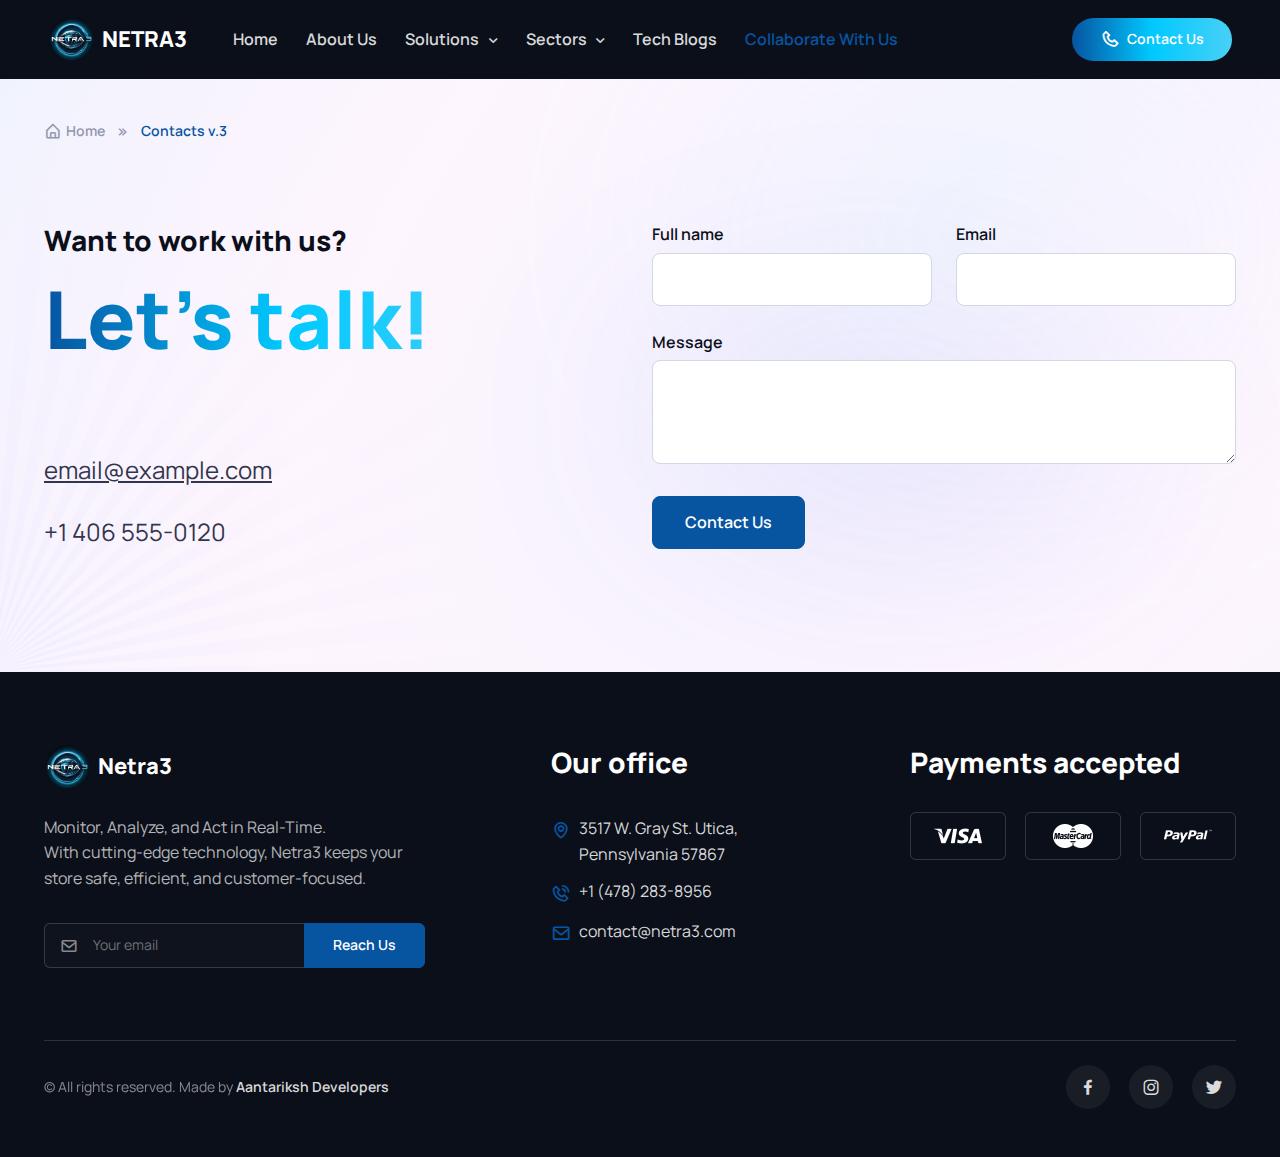
<file: collaborate.html>
<!DOCTYPE html>
<html lang="en" data-bs-theme="light">
  <head>
    <meta charset="utf-8">
    <title>Netra3</title>

    <!-- SEO Meta Tags -->
    <meta name="description" content="Netra3">
    <meta name="keywords" content="bootstrap, business, creative agency, mobile app showcase, saas, fintech, finance, online courses, software, medical, conference landing, services, e-commerce, shopping cart, multipurpose, shop, ui kit, marketing, seo, landing, blog, portfolio, html5, css3, javascript, gallery, slider, touch, creative">
    <meta name="author" content="Aantariksh Developers">

    <!-- Viewport -->
    <meta name="viewport" content="width=device-width, initial-scale=1">

    <!-- Theme switcher (color modes) -->
    <script src="assets/js/theme-switcher.js"></script>

    <!-- Favicon and Touch Icons -->
    <link rel="icon" type="image/png"  href="./logo.png">
    <meta name="theme-color" content="#ffffff">

    <!-- Vendor Styles -->
    <link rel="stylesheet" media="screen" href="assets/vendor/boxicons/css/boxicons.min.css">
    <link rel="stylesheet" media="screen" href="assets/vendor/swiper/swiper-bundle.min.css">
    <link rel="stylesheet" media="screen" href="assets/vendor/lightgallery/css/lightgallery-bundle.min.css">
    <link rel="stylesheet" media="screen" href="assets/vendor/img-comparison-slider/dist/styles.css">
    <link href="assets/vendor/aos/aos.css" rel="stylesheet">

    <!-- Main Theme Styles + Bootstrap -->
    <link rel="stylesheet" media="screen" href="assets/css/theme.min.css">

    <!-- Page loading styles -->
    <style>
      .page-loading {
        position: fixed;
        top: 0;
        right: 0;
        bottom: 0;
        left: 0;
        width: 100%;
        height: 100%;
        -webkit-transition: all .4s .2s ease-in-out;
        transition: all .4s .2s ease-in-out;
        background-color: #fff;
        opacity: 0;
        visibility: hidden;
        z-index: 9999;
      }
      [data-bs-theme="dark"] .page-loading {
        background-color: #0b0f19;
      }
      .page-loading.active {
        opacity: 1;
        visibility: visible;
      }
      .page-loading-inner {
        position: absolute;
        top: 50%;
        left: 0;
        width: 100%;
        text-align: center;
        -webkit-transform: translateY(-50%);
        transform: translateY(-50%);
        -webkit-transition: opacity .2s ease-in-out;
        transition: opacity .2s ease-in-out;
        opacity: 0;
      }
      .page-loading.active > .page-loading-inner {
        opacity: 1;
      }
      .page-loading-inner > span {
        display: block;
        font-size: 1rem;
        font-weight: normal;
        color: #9397ad;
      }
      [data-bs-theme="dark"] .page-loading-inner > span {
        color: #fff;
        opacity: .6;
      }
      .page-spinner {
        display: inline-block;
        width: 2.75rem;
        height: 2.75rem;
        margin-bottom: .75rem;
        vertical-align: text-bottom;
        border: .15em solid #b4b7c9;
        border-right-color: transparent;
        border-radius: 50%;
        -webkit-animation: spinner .75s linear infinite;
        animation: spinner .75s linear infinite;
      }
      [data-bs-theme="dark"] .page-spinner {
        border-color: rgba(255,255,255,.4);
        border-right-color: transparent;
      }
      @-webkit-keyframes spinner {
        100% {
          -webkit-transform: rotate(360deg);
          transform: rotate(360deg);
        }
      }
      @keyframes spinner {
        100% {
          -webkit-transform: rotate(360deg);
          transform: rotate(360deg);
        }
      }

      /* Video styles */
      .video-container {
        width: 100%; /* Make the container width relative */
        max-width: 600px; /* Maintain maximum width for larger screens */
        aspect-ratio: 4 / 3; /* Maintain rectangle shape with 4:3 aspect ratio */
        overflow: hidden; /* Hide anything outside the rectangle */
        position: relative;
        margin: 50px auto; /* Center horizontally */
        border: 4px solid #00C9FF; /* Optional: Add a border */
        border-radius: 8%; /* Rounded corners */
      }

      .video-container video {
        position: absolute;
        top: 50%; /* Center video vertically */
        left: 50%; /* Center video horizontally */
        transform: translate(-50%, -50%) scale(0.7); /* Adjust positioning to center */
        min-width: 100%; /* Ensure video covers the container */
        min-height: 100%; /* Ensure video covers the container */
        object-fit: cover; /* Crop video to fill container while maintaining aspect ratio */
      }

      /* Adjustments for smaller screens */
      @media (max-width: 768px) {
        .video-container video {
          transform: translate(-50%, -50%) scale(0.65); /* Slightly less zoom-out for smaller screens */
        }
      }      

      /* Flip Images */
      .flip-container {
        width: 70px;
        height: 70px;
        perspective: 1000px;
      }

      .flipper {
        width: 100%;
        height: 100%;
        position: relative;
        transition: transform 0.6s;
        transform-style: preserve-3d;
      }

      .feature-block:hover .flipper {
        transform: rotateY(180deg);
      }

      .front, .back {
        position: absolute;
        width: 100%;
        height: 100%;
        object-fit: cover;
        backface-visibility: hidden;
        top: 0;
        left: 0;
      }

      .back {
        transform: rotateY(180deg);
      }

      .feature-block:hover .feature-title {
        background: linear-gradient(to right, #0754a1, #00C9FF, #48d0f6);
        -webkit-background-clip: text;
        -webkit-text-fill-color: rgba(0, 0, 0, 0)
      }

      .card-red {
        border: 2px solid #dc3545;
        transition: background-color 0.3s ease;
      }
      .card-red:hover {
        background-color: #f8d7da !important;
      }

      .card-green {
        border: 2px solid #28a745;
        transition: background-color 0.3s ease;
      }
      .card-green:hover {
        background-color: #d4edda !important;
      }

      .card-yellow {
        border: 2px solid #ffc107;
        transition: background-color 0.3s ease;
      }
      .card-yellow:hover {
        background-color: #fff3cd !important;
      }

      .card-blue {
        border: 2px solid #007bff;
        transition: background-color 0.3s ease;
      }
      .card-blue:hover {
        background-color: #cce5ff !important;
      }
    </style>

    <!-- Page loading scripts -->
    <script>
      (function () {
        window.onload = function () {
          const preloader = document.querySelector('.page-loading');
          preloader.classList.remove('active');
          setTimeout(function () {
            preloader.remove();
          }, 1000);
        };
      })();
    </script>
  </head>


  <!-- Body -->
  <body>

    <!-- Page loading spinner -->
    <div class="page-loading active">
      <div class="page-loading-inner">
        <div class="page-spinner"></div><span>Loading...</span>
      </div>
    </div>


    <!-- Page wrapper for sticky footer -->
    <!-- Wraps everything except footer to push footer to the bottom of the page if there is little content -->
    <main class="page-wrapper">


      <!-- Navbar -->
      <!-- Remove "navbar-sticky" class to make navigation bar scrollable with the page -->
      <header class="header navbar navbar-expand-lg bg-dark navbar-dark position-absolute navbar-sticky">
        <div class="container px-3">
          <a href="index.html" class="navbar-brand pe-3">
            <img src="./logo.png" width="47" alt="Netra 3">
            NETRA3
          </a>
          <div id="navbarNav" class="offcanvas offcanvas-end bg-dark">
            <div class="offcanvas-header border-bottom border-light">
              <h5 class="offcanvas-title text-white">Menu</h5>
              <button type="button" class="btn-close btn-close-white" data-bs-dismiss="offcanvas" aria-label="Close"></button>
            </div>
            <div class="offcanvas-body">
              <ul class="navbar-nav me-auto mb-2 mb-lg-0">
                <li class="nav-item">
                  <a href="index.html" class="nav-link">Home</a>
                </li>
                <li class="nav-item">
                  <a href="about.html" class="nav-link">About Us</a>
                </li>
                <li class="nav-item dropdown">
                  <a href="#" class="nav-link dropdown-toggle" data-bs-toggle="dropdown">Solutions</a>
                  <ul class="dropdown-menu dropdown-menu-dark">
                    <li><a href="solutions.html#anomaly" class="dropdown-item">Anomaly Detection and Behavior Recognition</a></li>
                    <li><a href="solutions.html#theft" class="dropdown-item">Theft Detection</a></li>
                    <li><a href="solutions.html#fire" class="dropdown-item">Smoke & Fire Detection</a></li>
                    <li><a href="solutions.html#weapon" class="dropdown-item">Gun Detection System</a></li>
                  </ul>
                </li>
                <li class="nav-item dropdown">
                  <a href="#" class="nav-link dropdown-toggle" data-bs-toggle="dropdown">Sectors</a>
                  <ul class="dropdown-menu dropdown-menu-dark">
                    <li><a href="sectors.html#retail" class="dropdown-item">Retail Stores</a></li>
                    <li><a href="sectors.html#liquor" class="dropdown-item">Liquor Store</a></li>
                    <li><a href="sectors.html#gas" class="dropdown-item">Gas Stations</a></li>
                  </ul>
                </li>
                <li class="nav-item">
                  <a href="blogs.html" class="nav-link">Tech Blogs</a>
                </li>
                <li class="nav-item">
                  <a href="collaborate.html" class="nav-link active text-nowrap">Collaborate With Us</a>
                </li>
              </ul>
            </div>
            <div class="offcanvas-header border-top border-light">
              <a href="contact.html" class="btn btn-primary w-100">
                <i class="bx bx-cart fs-4 lh-1 me-1"></i>
                &nbsp;Contact Us
              </a>
            </div>      
          </div>
          <button type="button" class="navbar-toggler" data-bs-toggle="offcanvas" data-bs-target="#navbarNav" aria-controls="navbarNav" aria-expanded="false" aria-label="Toggle navigation">
            <span class="navbar-toggler-icon"></span>
          </button>
          <a href="contact.html" class="btn btn-primary bg-gradient-primary border-0 rounded-pill d-none d-lg-inline-flex">
            <i class="bx bx-phone fs-5 lh-1 me-1"></i>
            &nbsp;Contact Us
          </a>
        </div>
      </header>

      <!-- Page content -->
      <section class="bg-size-cover bg-position-bottom-center bg-repeat-0 py-5" style="background-image: url(assets/img/contacts/bg.svg);">
        <div class="container pt-5 pb-lg-4 pb-xl-5">

          <!-- Breadcrumb -->
          <nav class="pt-lg-4" aria-label="breadcrumb">
            <ol class="breadcrumb mb-0">
              <li class="breadcrumb-item">
                <a href="index.html"><i class="bx bx-home-alt fs-lg me-1"></i>Home</a>
              </li>
              <li class="breadcrumb-item active" aria-current="page">Contacts v.3</li>
            </ol>
          </nav>

          <div class="row pt-md-2 pt-lg-5 pb-2 pb-md-4">
            <div class="col-xxl-4 col-xl-5 col-lg-6 pt-3 mt-3">
              <h1 class="h3 mb-2">Want to work with us?</h1>
              <h2 class="display-1 text-gradient-primary pb-sm-2 pb-md-3 mb-3">Let's talk!</h2>
              <div class="nav d-block lead pt-lg-5">
                <a href="#" class="nav-link fw-normal text-decoration-underline p-0 mb-4">email@example.com</a>
                <div class="text-nav">+1 406 555-0120</div>
              </div>
            </div>
            <div class="col-lg-6 offset-xl-1 offset-xxl-2 pt-3 pt-md-4 pt-lg-3 mt-3">
              <form class="needs-validation" novalidate>
                <div class="row g-4">
                  <div class="col-sm-6">
                    <label for="fn" class="form-label fs-base">Full name</label>
                    <input type="text" class="form-control form-control-lg" id="fn" required>
                    <div class="invalid-feedback">Please enter your full name!</div>
                  </div>
                  <div class="col-sm-6">
                    <label for="email" class="form-label fs-base">Email</label>
                    <input type="email" class="form-control form-control-lg" id="email" required>
                    <div class="invalid-feedback">Please provide a valid email address!</div>
                  </div>
                  <div class="col-12 pb-2">
                    <label for="message" class="form-label fs-base">Message</label>
                    <textarea class="form-control form-control-lg" id="message" rows="3" required></textarea>
                    <div class="invalid-feedback">Please provide a valid email address!</div>
                  </div>
                  <div class="col-12">
                    <button type="submit" class="btn btn-lg btn-primary w-100 w-sm-auto">Contact Us</button>
                  </div>
                </div>
              </form>
            </div>
          </div>
        </div>
      </section>   
    </main>


    <!-- Footer -->
    <footer class="footer bg-dark pt-5 pb-4 pb-lg-5" data-bs-theme="dark">
      <div class="container pt-lg-4">
        <div class="row gy-5 pb-5">
          <div class="col-lg-4">
            <div class="navbar-brand text-dark p-0 me-0 mb-3 mb-lg-4">
              <img src="logo.png" width="47" alt="Netra3">
              Netra3
            </div>            
            <div style="max-width: 26rem;">
              <p class="text-body mb-4 pb-2">
                Monitor, Analyze, and Act in Real-Time.<br>
                With cutting-edge technology, Netra3 keeps your store safe, efficient, and customer-focused.
              </p>
              <form class="needs-validation" novalidate>
                <div class="input-group">
                  <input type="email" id="subscr-email" class="form-control rounded-start ps-5" placeholder="Your email" required>
                  <i class="bx bx-envelope fs-lg text-muted position-absolute top-50 start-0 translate-middle-y ms-3 zindex-5"></i>
                  <div class="invalid-tooltip position-absolute top-100 start-0">Please provide a valid email address.</div>
                  <button type="submit" class="btn btn-primary">Reach Us</button>
                </div>
              </form>
            </div>
          </div>
          <div class="col-lg-7 offset-lg-1">
            <div class="d-flex flex-lg-row flex-column justify-content-lg-between mt-n4 mx-n2">
              <div class="mt-4 px-2">
                <h3 class="mb-4 pb-lg-2">Our office</h3>
                <ul class="nav flex-column mb-0">
                  <li class="mb-1">
                    <a href="#" class="nav-link align-items-start fw-normal px-0 py-1">
                      <i class="bx bx-map fs-5 text-primary me-2"></i>
                      3517 W. Gray St. Utica, <br> Pennsylvania 57867
                    </a>
                  </li>
                  <li class="mb-1">
                    <a href="tel:+14782838956" class="nav-link align-items-start fw-normal px-0 py-1">
                      <i class="bx bx-phone-call fs-5 text-primary me-2"></i>
                      +1 (478) 283-8956
                    </a>
                  </li>
                  <li>
                    <a href="mailto:email@example.com" class="nav-link align-items-start fw-normal px-0 py-1">
                      <i class="bx bx-envelope fs-5 text-primary me-2"></i>
                      contact@netra3.com
                    </a>
                  </li>
                </ul>
              </div>
              <div class="mt-4 px-2">
                <h3 class="mb-4 pb-lg-2">Payments accepted</h3>
                <div class="mt-n3 ms-n3">
                  <a href="#" class="mt-3 ms-3 d-inline-block">
                    <img src="assets/img/landing/product/payments/visa.png" width="96" alt="Visa">
                  </a>
                  <a href="#" class="mt-3 ms-3 d-inline-block">
                    <img src="assets/img/landing/product/payments/mastercard.png" width="96" alt="Visa">
                  </a>
                  <a href="#" class="mt-3 ms-3 d-inline-block">
                    <img src="assets/img/landing/product/payments/paypal.png" width="96" alt="Visa">
                  </a>
                </div>
              </div>
            </div>
          </div>
        </div>
      </div>
      <div class="container pt-4">
        <div class="d-flex flex-sm-row flex-column align-items-center justify-content-between text-center text-md-start pt-4 border-top border-light">
          <p class="nav d-block fs-sm mb-sm-0 mb-4">
            <span class="text-light opacity-50">&copy; All rights reserved. Made by </span>
            <a class="nav-link d-inline-block p-0" href="https://aantariksh.com/" target="_blank" rel="noopener">Aantariksh Developers</a>
          </p>
          <div class="mt-n3 ms-n3">
            <a href="#" class="btn btn-icon btn-secondary btn-facebook rounded-circle mt-3 ms-3" aria-label="Facebook">
              <i class="bx bxl-facebook"></i>
            </a>
            <a href="#" class="btn btn-icon btn-secondary btn-instagram rounded-circle mt-3 ms-3" aria-label="Instagram">
              <i class="bx bxl-instagram"></i>
            </a>
            <a href="#" class="btn btn-icon btn-secondary btn-twitter rounded-circle mt-3 ms-3" aria-label="Twitter">
              <i class="bx bxl-twitter"></i>
            </a>
          </div>
        </div>
      </div>
    </footer>


    <!-- Back to top button -->
    <a href="#top" class="btn-scroll-top" data-scroll>
      <span class="btn-scroll-top-tooltip text-muted fs-sm me-2">Top</span>
      <i class="btn-scroll-top-icon bx bx-chevron-up"></i>
    </a>


    <!-- Vendor Scripts -->
    <script src="assets/vendor/jarallax/dist/jarallax.min.js"></script>
    <script src="assets/vendor/rellax/rellax.min.js"></script>
    <script src="assets/vendor/aos/aos.js"></script>
    <script>
      AOS.init({
        duration: 1500, once: false
      })
    </script>  

    <!-- Main Theme Script -->
    <script src="assets/js/theme.min.js"></script>
  </body>
</html>
</file>
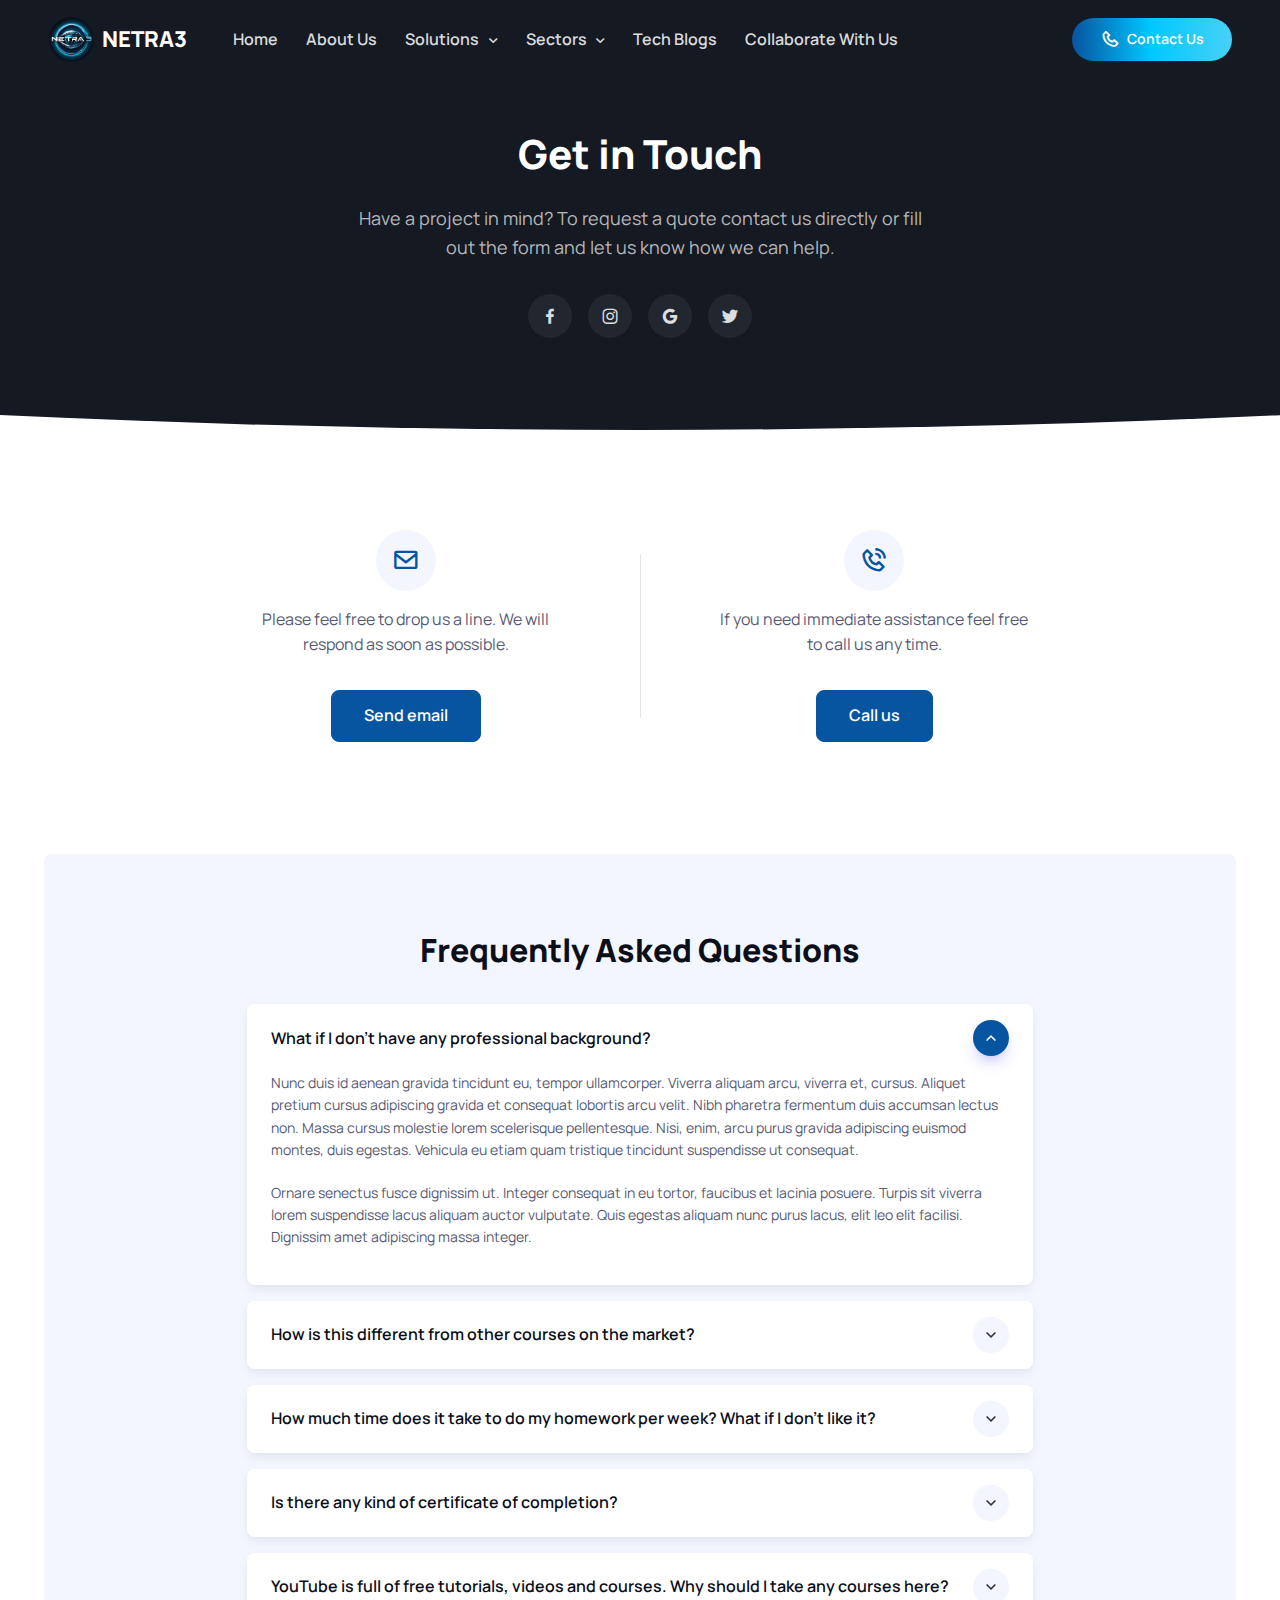
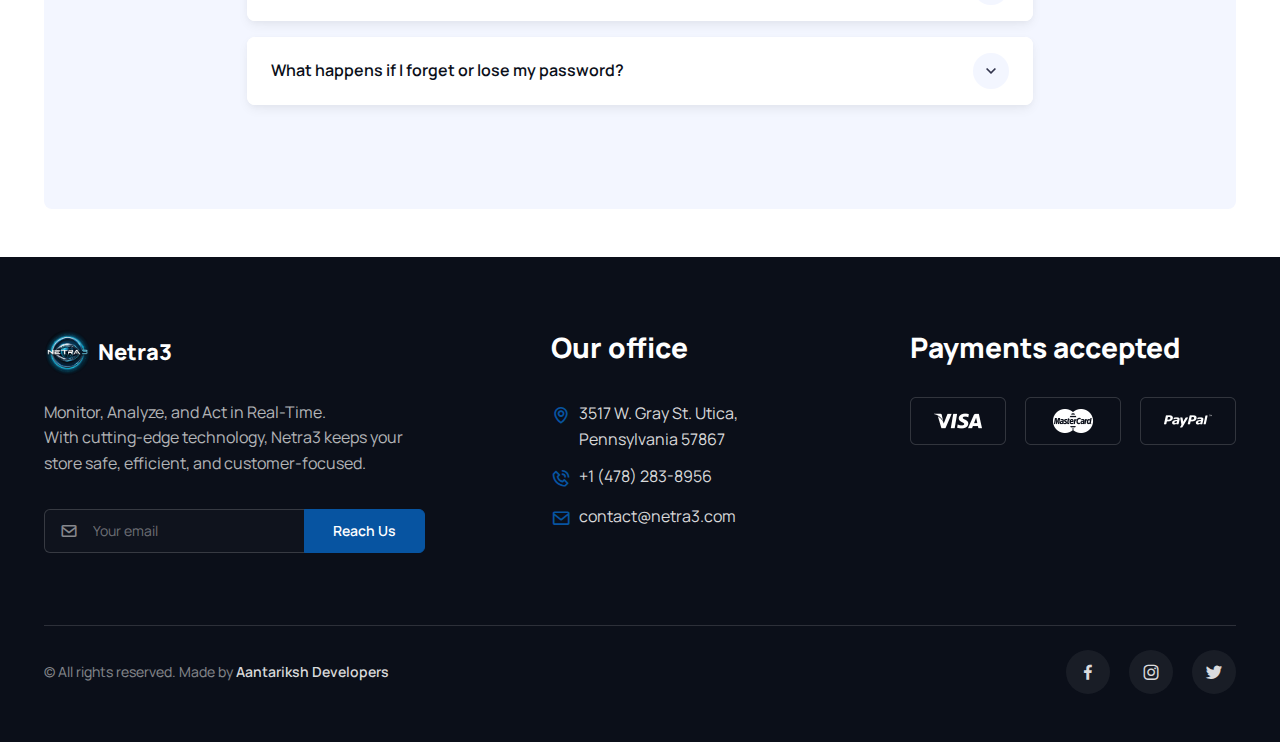
<file: contact.html>
<!DOCTYPE html>
<html lang="en" data-bs-theme="light">
  <head>
    <meta charset="utf-8">
    <title>Netra3</title>

    <!-- SEO Meta Tags -->
    <meta name="description" content="Netra3">
    <meta name="keywords" content="bootstrap, business, creative agency, mobile app showcase, saas, fintech, finance, online courses, software, medical, conference landing, services, e-commerce, shopping cart, multipurpose, shop, ui kit, marketing, seo, landing, blog, portfolio, html5, css3, javascript, gallery, slider, touch, creative">
    <meta name="author" content="Createx Studio">

    <!-- Viewport -->
    <meta name="viewport" content="width=device-width, initial-scale=1">

    <!-- Theme switcher (color modes) -->
    <script src="assets/js/theme-switcher.js"></script>

    <!-- Favicon and Touch Icons -->
    <link rel="icon" type="image/png"  href="./logo.png">
    <meta name="theme-color" content="#ffffff">

    <!-- Vendor Styles -->
    <link rel="stylesheet" media="screen" href="assets/vendor/boxicons/css/boxicons.min.css">
    <link rel="stylesheet" media="screen" href="assets/vendor/swiper/swiper-bundle.min.css">
    <link rel="stylesheet" media="screen" href="assets/vendor/lightgallery/css/lightgallery-bundle.min.css">

    <!-- Main Theme Styles + Bootstrap -->
    <link rel="stylesheet" media="screen" href="assets/css/theme.min.css">

    <!-- Page loading styles -->
    <style>
      .page-loading {
        position: fixed;
        top: 0;
        right: 0;
        bottom: 0;
        left: 0;
        width: 100%;
        height: 100%;
        -webkit-transition: all .4s .2s ease-in-out;
        transition: all .4s .2s ease-in-out;
        background-color: #fff;
        opacity: 0;
        visibility: hidden;
        z-index: 9999;
      }
      [data-bs-theme="dark"] .page-loading {
        background-color: #0b0f19;
      }
      .page-loading.active {
        opacity: 1;
        visibility: visible;
      }
      .page-loading-inner {
        position: absolute;
        top: 50%;
        left: 0;
        width: 100%;
        text-align: center;
        -webkit-transform: translateY(-50%);
        transform: translateY(-50%);
        -webkit-transition: opacity .2s ease-in-out;
        transition: opacity .2s ease-in-out;
        opacity: 0;
      }
      .page-loading.active > .page-loading-inner {
        opacity: 1;
      }
      .page-loading-inner > span {
        display: block;
        font-size: 1rem;
        font-weight: normal;
        color: #9397ad;
      }
      [data-bs-theme="dark"] .page-loading-inner > span {
        color: #fff;
        opacity: .6;
      }
      .page-spinner {
        display: inline-block;
        width: 2.75rem;
        height: 2.75rem;
        margin-bottom: .75rem;
        vertical-align: text-bottom;
        border: .15em solid #b4b7c9;
        border-right-color: transparent;
        border-radius: 50%;
        -webkit-animation: spinner .75s linear infinite;
        animation: spinner .75s linear infinite;
      }
      [data-bs-theme="dark"] .page-spinner {
        border-color: rgba(255,255,255,.4);
        border-right-color: transparent;
      }
      @-webkit-keyframes spinner {
        100% {
          -webkit-transform: rotate(360deg);
          transform: rotate(360deg);
        }
      }
      @keyframes spinner {
        100% {
          -webkit-transform: rotate(360deg);
          transform: rotate(360deg);
        }
      }
    </style>

    <!-- Page loading scripts -->
    <script>
      (function () {
        window.onload = function () {
          const preloader = document.querySelector('.page-loading');
          preloader.classList.remove('active');
          setTimeout(function () {
            preloader.remove();
          }, 1000);
        };
      })();
    </script>
  </head>

  <!-- Body -->
  <body>

    <!-- Page loading spinner -->
    <div class="page-loading active">
      <div class="page-loading-inner">
        <div class="page-spinner"></div><span>Loading...</span>
      </div>
    </div>


    <!-- Page wrapper for sticky footer -->
    <!-- Wraps everything except footer to push footer to the bottom of the page if there is little content -->
    <main class="page-wrapper">


      <!-- Navbar -->
      <!-- Remove "navbar-sticky" class to make navigation bar scrollable with the page -->
      <header class="header navbar navbar-expand-lg navbar-dark position-absolute navbar-sticky">
        <div class="container px-3">
          <a href="index.html" class="navbar-brand pe-3">
            <img src="./logo.png" width="47" alt="Netra 3">
            NETRA3
          </a>
          <div id="navbarNav" class="offcanvas offcanvas-end bg-dark">
            <div class="offcanvas-header border-bottom border-light">
              <h5 class="offcanvas-title text-white">Menu</h5>
              <button type="button" class="btn-close btn-close-white" data-bs-dismiss="offcanvas" aria-label="Close"></button>
            </div>
            <div class="offcanvas-body">
              <ul class="navbar-nav me-auto mb-2 mb-lg-0">
                <li class="nav-item">
                  <a href="index.html" class="nav-link">Home</a>
                </li>
                <li class="nav-item">
                  <a href="about.html" class="nav-link">About Us</a>
                </li>
                <li class="nav-item dropdown">
                  <a href="#" class="nav-link dropdown-toggle" data-bs-toggle="dropdown">Solutions</a>
                  <ul class="dropdown-menu dropdown-menu-dark">
                    <li><a href="solutions.html#anomaly" class="dropdown-item">Anomaly Detection and Behavior Recognition</a></li>
                    <li><a href="solutions.html#theft" class="dropdown-item">Theft Detection</a></li>
                    <li><a href="solutions.html#fire" class="dropdown-item">Smoke & Fire Detection</a></li>
                    <li><a href="solutions.html#weapon" class="dropdown-item">Gun Detection System</a></li>
                  </ul>
                </li>
                <li class="nav-item dropdown">
                  <a href="#" class="nav-link dropdown-toggle" data-bs-toggle="dropdown">Sectors</a>
                  <ul class="dropdown-menu dropdown-menu-dark">
                    <li><a href="sectors.html#retail" class="dropdown-item">Retail Stores</a></li>
                    <li><a href="sectors.html#liquor" class="dropdown-item">Liquor Store</a></li>
                    <li><a href="sectors.html#gas" class="dropdown-item">Gas Stations</a></li>
                  </ul>
                </li>
                <li class="nav-item">
                  <a href="blogs.html" class="nav-link">Tech Blogs</a>
                </li>
                <li class="nav-item">
                  <a href="collaborate.html" class="nav-link text-nowrap">Collaborate With Us</a>
                </li>
              </ul>
            </div>
            <div class="offcanvas-header border-top border-light">
              <a href="contact.html" class="btn btn-primary w-100">
                <i class="bx bx-cart fs-4 lh-1 me-1"></i>
                &nbsp;Contact Us
              </a>
            </div>      
          </div>
          <button type="button" class="navbar-toggler" data-bs-toggle="offcanvas" data-bs-target="#navbarNav" aria-controls="navbarNav" aria-expanded="false" aria-label="Toggle navigation">
            <span class="navbar-toggler-icon"></span>
          </button>
          <a href="contact.html" class="btn btn-primary bg-gradient-primary border-0 rounded-pill d-none d-lg-inline-flex">
            <i class="bx bx-phone fs-5 lh-1 me-1"></i>
            &nbsp;Contact Us
          </a>
        </div>
      </header>


      <!-- Hero -->
      <section class="position-relative pt-5" style="background-color: #151922;" data-bs-theme="dark">

        <!-- Content -->
        <div class="container position-relative zindex-2 pt-5 pb-2 pb-md-0">
          
          <div class="row justify-content-center pt-3 mt-3">
            <div class="col-xl-6 col-lg-7 col-md-8 col-sm-10 text-center">
              <h1 class="mb-4">Get in Touch</h1>
              <p class="text-body fs-lg pb-3 mb-3">Have a project in mind? To request a quote contact us directly or fill out the form and let us know how we can help.</p>
              <div class="d-flex justify-content-center">
                <a href="#" class="btn btn-icon btn-secondary btn-facebook rounded-circle mx-2" aria-label="Facebook">
                  <i class="bx bxl-facebook"></i>
                </a>
                <a href="#" class="btn btn-icon btn-secondary btn-instagram rounded-circle mx-2" aria-label="Instagram">
                  <i class="bx bxl-instagram"></i>
                </a>
                <a href="#" class="btn btn-icon btn-secondary btn-google rounded-circle mx-2" aria-label="Google">
                  <i class="bx bxl-google"></i>
                </a>
                <a href="#" class="btn btn-icon btn-secondary btn-twitter rounded-circle mx-2" aria-label="Twitter">
                  <i class="bx bxl-twitter"></i>
                </a>
              </div>
            </div>
          </div>
        </div>

        <!-- Bottom shape -->
        <div class="d-flex position-absolute top-100 start-0 w-100 overflow-hidden mt-n5" style="color: #151922;">
          <div class="position-relative start-50 translate-middle-x flex-shrink-0 mt-n5 mt-md-n3 mt-lg-n1" style="width: 3788px;">
            <svg xmlns="http://www.w3.org/2000/svg" width="3788" height="144" viewBox="0 0 3788 144"><path fill="currentColor" d="M0,0h3788.7c-525,90.2-1181.7,143.9-1894.3,143.9S525,90.2,0,0z"/></svg>
          </div>
        </div>
      </section>


      <!-- Email + Phone -->
      <section class="container py-5 my-md-2 my-lg-4 my-xl-5">
        <div class="row justify-content-center pt-5 pb-1 pb-sm-2 pb-md-3">
          <div class="col-xxl-8 col-xl-9 col-lg-10 pt-sm-2 pt-md-5">
            <div class="d-sm-flex">
              <div class="d-flex flex-column w-sm-50 border-0 bg-transparent text-center px-sm-1 px-md-5 pb-3 pb-sm-0 mb-4 mb-sm-0">
                <div class="card-body p-0">
                  <div class="d-inline-block bg-secondary text-primary rounded-circle fs-3 lh-1 p-3 mb-3">
                    <i class="bx bx-envelope"></i>
                  </div>
                  <p class="pb-2 pb-sm-3 mb-3">Please feel free to drop us a line. We will respond as soon as possible.</p>
                </div>
                <div class="card-footer border-0 p-0">
                  <a href="mailto:email@example.com" class="btn btn-lg btn-primary">Send email</a>
                </div>
              </div>
              <div class="vr text-border d-none d-sm-inline-block m-4"></div>
              <div class="card w-sm-50 border-0 bg-transparent text-center px-sm-1 px-md-5">
                <div class="card-body p-0">
                  <div class="d-inline-block bg-secondary text-primary rounded-circle fs-3 lh-1 p-3 mb-3">
                    <i class="bx bx-phone-call"></i>
                  </div>
                  <p class="pb-2 pb-sm-3 mb-3">If you need immediate assistance feel free to call us any time.</p>
                </div>
                <div class="card-footer border-0 p-0">
                  <a href="tel:4065550120" class="btn btn-lg btn-primary">Call&nbsp;us</a>
                </div>
              </div>
            </div>
          </div>
        </div>
      </section>


      <!-- FAQ (Accordion) -->
      <section class="container mb-5">
        <div class="bg-secondary rounded-3 py-5 px-3 px-sm-4 px-md-0">
          <h2 class="text-center pt-md-1 pt-lg-3 pt-xl-4 pb-4 mt-xl-1 mb-2">Frequently Asked Questions</h2>
          <div class="row justify-content-center pb-lg-4 pb-xl-5">
            <div class="col-xl-8 col-lg-9 col-md-10 pb-md-2">
              <div class="accordion" id="faq">

                <!-- Item -->
                <div class="accordion-item border-0 rounded-3 shadow-sm mb-3">
                  <h3 class="accordion-header">
                    <button class="accordion-button shadow-none rounded-3" type="button" data-bs-toggle="collapse" data-bs-target="#q-1" aria-expanded="true" aria-controls="q-1">What if I don't have any professional background?</button>
                  </h3>
                  <div class="accordion-collapse collapse show" id="q-1" data-bs-parent="#faq">
                    <div class="accordion-body fs-sm pt-0">
                      <p>Nunc duis id aenean gravida tincidunt eu, tempor ullamcorper. Viverra aliquam arcu, viverra et, cursus. Aliquet pretium cursus adipiscing gravida et consequat lobortis arcu velit. Nibh pharetra fermentum duis accumsan lectus non. Massa cursus molestie lorem scelerisque pellentesque. Nisi, enim, arcu purus gravida adipiscing euismod montes, duis egestas. Vehicula eu etiam quam tristique tincidunt suspendisse ut consequat.</p>
                      <p>Ornare senectus fusce dignissim ut. Integer consequat in eu tortor, faucibus et lacinia posuere. Turpis sit viverra lorem suspendisse lacus aliquam auctor vulputate. Quis egestas aliquam nunc purus lacus, elit leo elit facilisi. Dignissim amet adipiscing massa integer.</p>
                    </div>
                  </div>
                </div>

                <!-- Item -->
                <div class="accordion-item border-0 rounded-3 shadow-sm mb-3">
                  <h3 class="accordion-header">
                    <button class="accordion-button shadow-none rounded-3 collapsed" type="button" data-bs-toggle="collapse" data-bs-target="#q-2" aria-expanded="false" aria-controls="q-2">How is this different from other courses on the market?</button>
                  </h3>
                  <div class="accordion-collapse collapse" id="q-2" data-bs-parent="#faq">
                    <div class="accordion-body fs-sm pt-0">
                      <p>Lorem ipsum dolor sit amet, consectetur adipiscing elit. Fusce in facilisis nibh. Vestibulum ac porttitor sapien. Curabitur laoreet malesuada gravida. Phasellus vehicula vestibulum consequat. Curabitur feugiat eget sem vitae laoreet. Fusce porttitor finibus tellus, quis condimentum nibh. Vestibulum ante ipsum primis in faucibus orci luctus et ultrices posuere cubilia curae; Vivamus vehicula malesuada magna at viverra. Fusce non est eget libero convallis fringilla suspendisse.</p>
                      <p>Nunc dolor velit, interdum finibus bibendum vel, mattis a magna. Mauris mollis sapien ac mi aliquet varius. Proin nec est nibh. Dignissim amet adipiscing massa integer.</p>
                    </div>
                  </div>
                </div>

                <!-- Item -->
                <div class="accordion-item border-0 rounded-3 shadow-sm mb-3">
                  <h3 class="accordion-header">
                    <button class="accordion-button shadow-none rounded-3 collapsed" type="button" data-bs-toggle="collapse" data-bs-target="#q-3" aria-expanded="false" aria-controls="q-3">How much time does it take to do my homework per week? What if I don't like it?</button>
                  </h3>
                  <div class="accordion-collapse collapse" id="q-3" data-bs-parent="#faq">
                    <div class="accordion-body fs-sm pt-0">
                      <p>Suspendisse viverra volutpat eros. Curabitur in scelerisque lacus, quis fringilla sem. Nunc rutrum vel magna et ullamcorper. Sed consectetur augue vitae ligula consectetur, eu dapibus justo molestie. Phasellus sit amet metus magna. Sed tincidunt tempus felis vitae commodo. Etiam lobortis justo in elit pretium, sit amet aliquet tellus euismod. Curabitur in purus sed turpis aliquet pretium. Nunc ut magna tempus, iaculis sem id, vulputate ipsum. Etiam fermentum malesuada quam, in tempus purus pulvinar at. Vestibulum auctor congue pharetra. Class aptent taciti sociosqu ad litora torquent per conubia nostra, per inceptos himenaeos. Nulla facilisi. Nunc dolor velit, interdum finibus bibendum vel, mattis a magna. Mauris mollis sapien ac mi aliquet varius. Proin nec est nibh. In hac habitasse platea dictumst. Nullam porta risus vitae lectus pellentesque interdum. Proin ac leo fermentum, volutpat odio ut, lacinia erat. Suspendisse potenti. Praesent vitae faucibus lectus. Sed tincidunt at ex id maximus. Morbi tristique ullamcorper velit, non cursus libero eleifend quis. Aliquam aliquam odio dui.</p>
                    </div>
                  </div>
                </div>

                <!-- Item -->
                <div class="accordion-item border-0 rounded-3 shadow-sm mb-3">
                  <h3 class="accordion-header">
                    <button class="accordion-button shadow-none rounded-3 collapsed" type="button" data-bs-toggle="collapse" data-bs-target="#q-4" aria-expanded="false" aria-controls="q-4">Is there any kind of certificate of completion?</button>
                  </h3>
                  <div class="accordion-collapse collapse" id="q-4" data-bs-parent="#faq">
                    <div class="accordion-body fs-sm pt-0">
                      <p>Nunc duis id aenean gravida tincidunt eu, tempor ullamcorper. Viverra aliquam arcu, viverra et, cursus. Aliquet pretium cursus adipiscing gravida et consequat lobortis arcu velit. Nibh pharetra fermentum duis accumsan lectus non. Massa cursus molestie lorem scelerisque pellentesque. Nisi, enim, arcu purus gravida adipiscing euismod montes, duis egestas. Vehicula eu etiam quam tristique tincidunt suspendisse ut consequat.</p>
                      <p>Ornare senectus fusce dignissim ut. Integer consequat in eu tortor, faucibus et lacinia posuere. Turpis sit viverra lorem suspendisse lacus aliquam auctor vulputate. Quis egestas aliquam nunc purus lacus, elit leo elit facilisi. Dignissim amet adipiscing massa integer.</p>
                    </div>
                  </div>
                </div>

                <!-- Item -->
                <div class="accordion-item border-0 rounded-3 shadow-sm mb-3">
                  <h3 class="accordion-header">
                    <button class="accordion-button shadow-none rounded-3 collapsed" type="button" data-bs-toggle="collapse" data-bs-target="#q-5" aria-expanded="false" aria-controls="q-5">YouTube is full of free tutorials, videos and courses. Why should I take any courses here?</button>
                  </h3>
                  <div class="accordion-collapse collapse" id="q-5" data-bs-parent="#faq">
                    <div class="accordion-body fs-sm pt-0">
                      <p>Lorem ipsum dolor sit amet, consectetur adipiscing elit. Fusce in facilisis nibh. Vestibulum ac porttitor sapien. Curabitur laoreet malesuada gravida. Phasellus vehicula vestibulum consequat. Curabitur feugiat eget sem vitae laoreet. Fusce porttitor finibus tellus, quis condimentum nibh. Vestibulum ante ipsum primis in faucibus orci luctus et ultrices posuere cubilia curae; Vivamus vehicula malesuada magna at viverra. Fusce non est eget libero convallis fringilla suspendisse.</p>
                      <p>Nunc dolor velit, interdum finibus bibendum vel, mattis a magna. Mauris mollis sapien ac mi aliquet varius. Proin nec est nibh. Dignissim amet adipiscing massa integer.</p>
                    </div>
                  </div>
                </div>

                <!-- Item -->
                <div class="accordion-item border-0 rounded-3 shadow-sm">
                  <h3 class="accordion-header">
                    <button class="accordion-button shadow-none rounded-3 collapsed" type="button" data-bs-toggle="collapse" data-bs-target="#q-6" aria-expanded="false" aria-controls="q-6">What happens if I forget or lose my password?</button>
                  </h3>
                  <div class="accordion-collapse collapse" id="q-6" data-bs-parent="#faq">
                    <div class="accordion-body fs-sm pt-0">
                      <p>Suspendisse viverra volutpat eros. Curabitur in scelerisque lacus, quis fringilla sem. Nunc rutrum vel magna et ullamcorper. Sed consectetur augue vitae ligula consectetur, eu dapibus justo molestie. Phasellus sit amet metus magna. Sed tincidunt tempus felis vitae commodo. Etiam lobortis justo in elit pretium, sit amet aliquet tellus euismod. Curabitur in purus sed turpis aliquet pretium. Nunc ut magna tempus, iaculis sem id, vulputate ipsum. Etiam fermentum malesuada quam, in tempus purus pulvinar at. Vestibulum auctor congue pharetra. Class aptent taciti sociosqu ad litora torquent per conubia nostra, per inceptos himenaeos. Nulla facilisi. Nunc dolor velit, interdum finibus bibendum vel, mattis a magna. Mauris mollis sapien ac mi aliquet varius. Proin nec est nibh. In hac habitasse platea dictumst. Nullam porta risus vitae lectus pellentesque interdum. Proin ac leo fermentum, volutpat odio ut, lacinia erat. Suspendisse potenti. Praesent vitae faucibus lectus. Sed tincidunt at ex id maximus. Morbi tristique ullamcorper velit, non cursus libero eleifend quis. Aliquam aliquam odio dui.</p>
                    </div>
                  </div>
                </div>
              </div>
            </div>
          </div>
        </div>
      </section>
    </main>


    <!-- Footer -->
    <footer class="footer bg-dark pt-5 pb-4 pb-lg-5" data-bs-theme="dark">
      <div class="container pt-lg-4">
        <div class="row gy-5 pb-5">
          <div class="col-lg-4">
            <div class="navbar-brand text-dark p-0 me-0 mb-3 mb-lg-4">
              <img src="logo.png" width="47" alt="Netra3">
              Netra3
            </div>            
            <div style="max-width: 26rem;">
              <p class="text-body mb-4 pb-2">
                Monitor, Analyze, and Act in Real-Time.<br>
                With cutting-edge technology, Netra3 keeps your store safe, efficient, and customer-focused.
              </p>
              <form class="needs-validation" novalidate>
                <div class="input-group">
                  <input type="email" id="subscr-email" class="form-control rounded-start ps-5" placeholder="Your email" required>
                  <i class="bx bx-envelope fs-lg text-muted position-absolute top-50 start-0 translate-middle-y ms-3 zindex-5"></i>
                  <div class="invalid-tooltip position-absolute top-100 start-0">Please provide a valid email address.</div>
                  <button type="submit" class="btn btn-primary">Reach Us</button>
                </div>
              </form>
            </div>
          </div>
          <div class="col-lg-7 offset-lg-1">
            <div class="d-flex flex-lg-row flex-column justify-content-lg-between mt-n4 mx-n2">
              <div class="mt-4 px-2">
                <h3 class="mb-4 pb-lg-2">Our office</h3>
                <ul class="nav flex-column mb-0">
                  <li class="mb-1">
                    <a href="#" class="nav-link align-items-start fw-normal px-0 py-1">
                      <i class="bx bx-map fs-5 text-primary me-2"></i>
                      3517 W. Gray St. Utica, <br> Pennsylvania 57867
                    </a>
                  </li>
                  <li class="mb-1">
                    <a href="tel:+14782838956" class="nav-link align-items-start fw-normal px-0 py-1">
                      <i class="bx bx-phone-call fs-5 text-primary me-2"></i>
                      +1 (478) 283-8956
                    </a>
                  </li>
                  <li>
                    <a href="mailto:email@example.com" class="nav-link align-items-start fw-normal px-0 py-1">
                      <i class="bx bx-envelope fs-5 text-primary me-2"></i>
                      contact@netra3.com
                    </a>
                  </li>
                </ul>
              </div>
              <div class="mt-4 px-2">
                <h3 class="mb-4 pb-lg-2">Payments accepted</h3>
                <div class="mt-n3 ms-n3">
                  <a href="#" class="mt-3 ms-3 d-inline-block">
                    <img src="assets/img/landing/product/payments/visa.png" width="96" alt="Visa">
                  </a>
                  <a href="#" class="mt-3 ms-3 d-inline-block">
                    <img src="assets/img/landing/product/payments/mastercard.png" width="96" alt="Visa">
                  </a>
                  <a href="#" class="mt-3 ms-3 d-inline-block">
                    <img src="assets/img/landing/product/payments/paypal.png" width="96" alt="Visa">
                  </a>
                </div>
              </div>
            </div>
          </div>
        </div>
      </div>
      <div class="container pt-4">
        <div class="d-flex flex-sm-row flex-column align-items-center justify-content-between text-center text-md-start pt-4 border-top border-light">
          <p class="nav d-block fs-sm mb-sm-0 mb-4">
            <span class="text-light opacity-50">&copy; All rights reserved. Made by </span>
            <a class="nav-link d-inline-block p-0" href="https://aantariksh.com/" target="_blank" rel="noopener">Aantariksh Developers</a>
          </p>
          <div class="mt-n3 ms-n3">
            <a href="#" class="btn btn-icon btn-secondary btn-facebook rounded-circle mt-3 ms-3" aria-label="Facebook">
              <i class="bx bxl-facebook"></i>
            </a>
            <a href="#" class="btn btn-icon btn-secondary btn-instagram rounded-circle mt-3 ms-3" aria-label="Instagram">
              <i class="bx bxl-instagram"></i>
            </a>
            <a href="#" class="btn btn-icon btn-secondary btn-twitter rounded-circle mt-3 ms-3" aria-label="Twitter">
              <i class="bx bxl-twitter"></i>
            </a>
          </div>
        </div>
      </div>
    </footer>


    <!-- Back to top button -->
    <a href="#top" class="btn-scroll-top" data-scroll>
      <span class="btn-scroll-top-tooltip text-muted fs-sm me-2">Top</span>
      <i class="btn-scroll-top-icon bx bx-chevron-up"></i>
    </a>

    
    <!-- Main Theme Script -->
    <script src="assets/js/theme.min.js"></script>
  </body>
</html>
</file>
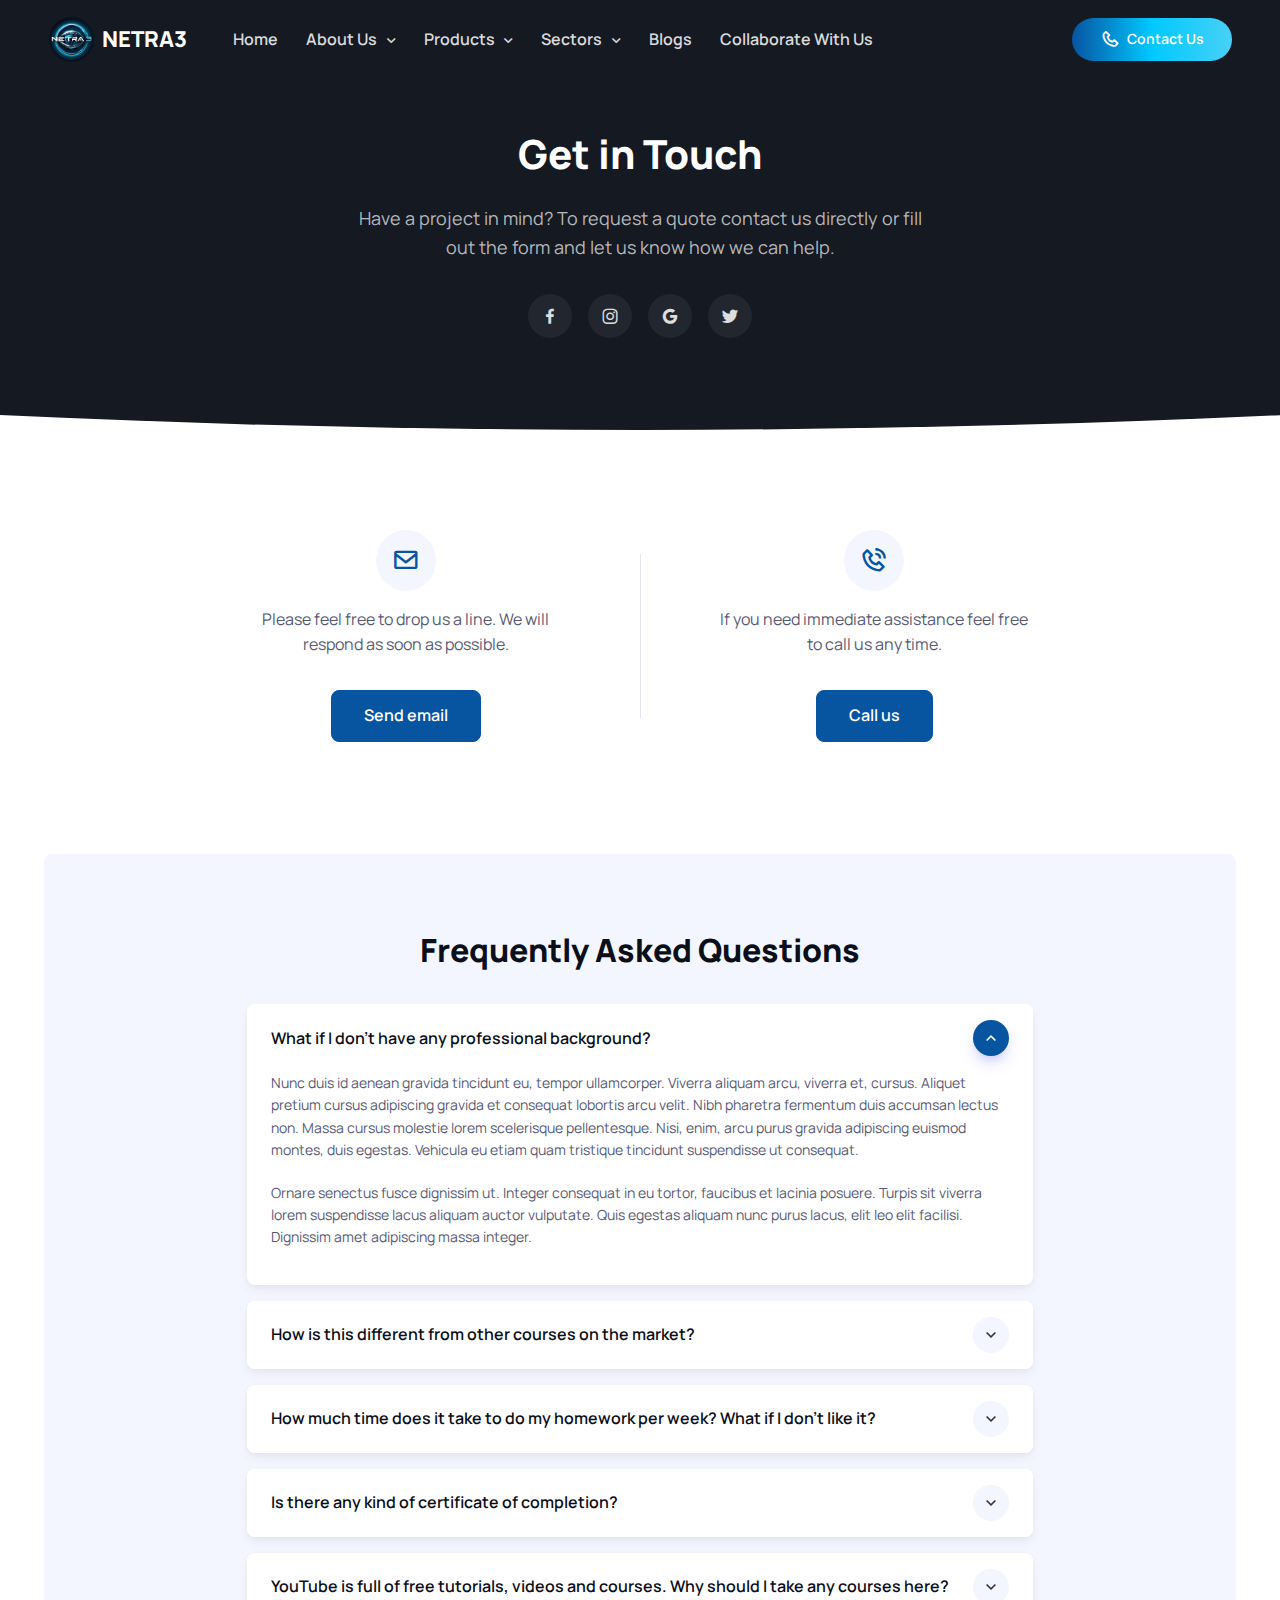
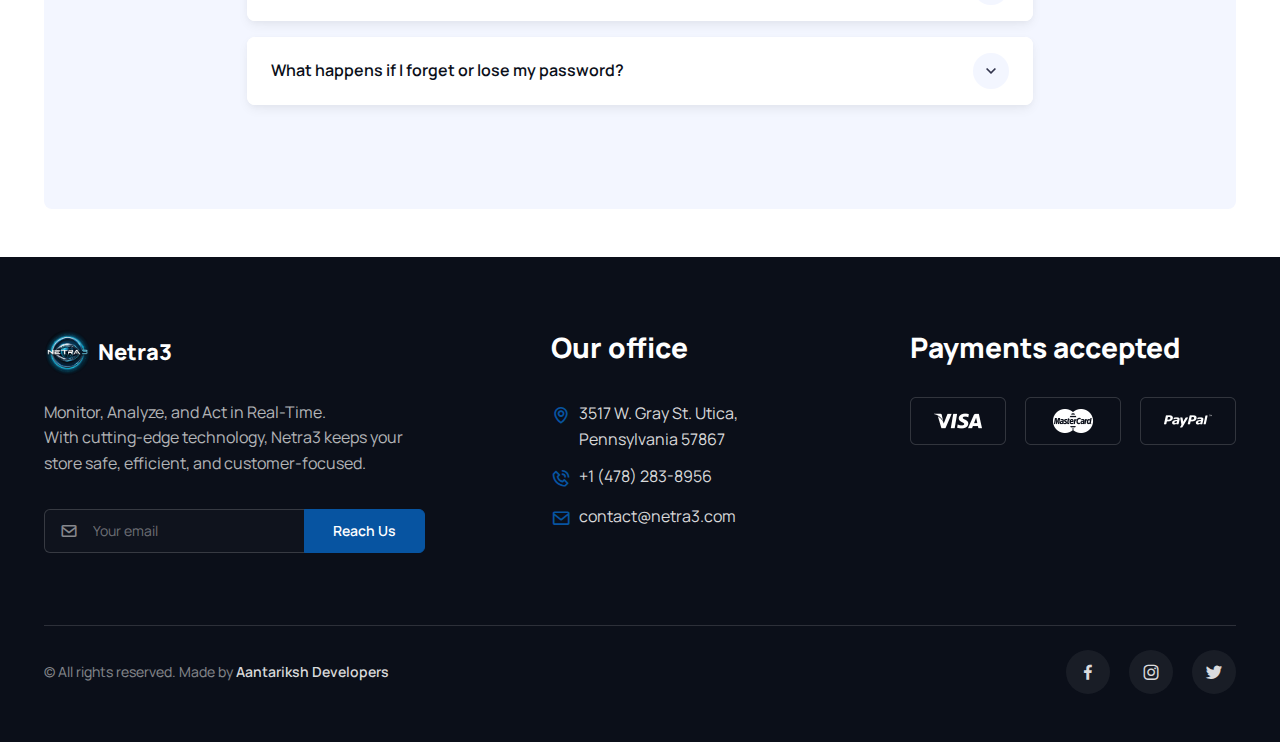
<file: contact_us.html>
<!DOCTYPE html>
<html lang="en" data-bs-theme="light">
  <head>
    <meta charset="utf-8">
    <title>Netra3</title>

    <!-- SEO Meta Tags -->
    <meta name="description" content="Netra3">
    <meta name="keywords" content="bootstrap, business, creative agency, mobile app showcase, saas, fintech, finance, online courses, software, medical, conference landing, services, e-commerce, shopping cart, multipurpose, shop, ui kit, marketing, seo, landing, blog, portfolio, html5, css3, javascript, gallery, slider, touch, creative">
    <meta name="author" content="Createx Studio">

    <!-- Viewport -->
    <meta name="viewport" content="width=device-width, initial-scale=1">

    <!-- Theme switcher (color modes) -->
    <script src="assets/js/theme-switcher.js"></script>

    <!-- Favicon and Touch Icons -->
    <link rel="icon" type="image/png"  href="./logo.png">
    <meta name="theme-color" content="#ffffff">

    <!-- Vendor Styles -->
    <link rel="stylesheet" media="screen" href="assets/vendor/boxicons/css/boxicons.min.css">
    <link rel="stylesheet" media="screen" href="assets/vendor/swiper/swiper-bundle.min.css">
    <link rel="stylesheet" media="screen" href="assets/vendor/lightgallery/css/lightgallery-bundle.min.css">

    <!-- Main Theme Styles + Bootstrap -->
    <link rel="stylesheet" media="screen" href="assets/css/theme.min.css">

    <!-- Page loading styles -->
    <style>
      .page-loading {
        position: fixed;
        top: 0;
        right: 0;
        bottom: 0;
        left: 0;
        width: 100%;
        height: 100%;
        -webkit-transition: all .4s .2s ease-in-out;
        transition: all .4s .2s ease-in-out;
        background-color: #fff;
        opacity: 0;
        visibility: hidden;
        z-index: 9999;
      }
      [data-bs-theme="dark"] .page-loading {
        background-color: #0b0f19;
      }
      .page-loading.active {
        opacity: 1;
        visibility: visible;
      }
      .page-loading-inner {
        position: absolute;
        top: 50%;
        left: 0;
        width: 100%;
        text-align: center;
        -webkit-transform: translateY(-50%);
        transform: translateY(-50%);
        -webkit-transition: opacity .2s ease-in-out;
        transition: opacity .2s ease-in-out;
        opacity: 0;
      }
      .page-loading.active > .page-loading-inner {
        opacity: 1;
      }
      .page-loading-inner > span {
        display: block;
        font-size: 1rem;
        font-weight: normal;
        color: #9397ad;
      }
      [data-bs-theme="dark"] .page-loading-inner > span {
        color: #fff;
        opacity: .6;
      }
      .page-spinner {
        display: inline-block;
        width: 2.75rem;
        height: 2.75rem;
        margin-bottom: .75rem;
        vertical-align: text-bottom;
        border: .15em solid #b4b7c9;
        border-right-color: transparent;
        border-radius: 50%;
        -webkit-animation: spinner .75s linear infinite;
        animation: spinner .75s linear infinite;
      }
      [data-bs-theme="dark"] .page-spinner {
        border-color: rgba(255,255,255,.4);
        border-right-color: transparent;
      }
      @-webkit-keyframes spinner {
        100% {
          -webkit-transform: rotate(360deg);
          transform: rotate(360deg);
        }
      }
      @keyframes spinner {
        100% {
          -webkit-transform: rotate(360deg);
          transform: rotate(360deg);
        }
      }
    </style>

    <!-- Page loading scripts -->
    <script>
      (function () {
        window.onload = function () {
          const preloader = document.querySelector('.page-loading');
          preloader.classList.remove('active');
          setTimeout(function () {
            preloader.remove();
          }, 1000);
        };
      })();
    </script>
  </head>

  <!-- Body -->
  <body>

    <!-- Page loading spinner -->
    <div class="page-loading active">
      <div class="page-loading-inner">
        <div class="page-spinner"></div><span>Loading...</span>
      </div>
    </div>


    <!-- Page wrapper for sticky footer -->
    <!-- Wraps everything except footer to push footer to the bottom of the page if there is little content -->
    <main class="page-wrapper">


      <!-- Navbar -->
      <!-- Remove "navbar-sticky" class to make navigation bar scrollable with the page -->
      <header class="header navbar navbar-expand-lg navbar-dark position-absolute navbar-sticky">
        <div class="container px-3">
          <a href="index.html" class="navbar-brand pe-3">
            <img src="./logo.png" width="47" alt="Netra 3">
            NETRA3
          </a>
          <div id="navbarNav" class="offcanvas offcanvas-end bg-dark">
            <div class="offcanvas-header border-bottom border-light">
              <h5 class="offcanvas-title text-white">Menu</h5>
              <button type="button" class="btn-close btn-close-white" data-bs-dismiss="offcanvas" aria-label="Close"></button>
            </div>
            <div class="offcanvas-body">
              <ul class="navbar-nav me-auto mb-2 mb-lg-0">
                <li class="nav-item">
                  <a href="docs/getting-started.html" class="nav-link">Home</a>
                </li>
                <li class="nav-item dropdown">
                  <a href="#" class="nav-link dropdown-toggle " data-bs-toggle="dropdown">About Us</a>
                  <ul class="dropdown-menu dropdown-menu-dark">
                    <li><a href="account-details.html" class="dropdown-item">Account Details</a></li>
                    <li><a href="account-security.html" class="dropdown-item">Security</a></li>
                    <li><a href="account-notifications.html" class="dropdown-item">Notifications</a></li>
                    <li><a href="account-messages.html" class="dropdown-item">Messages</a></li>
                    <li><a href="account-saved-items.html" class="dropdown-item">Saved Items</a></li>
                    <li><a href="account-collections.html" class="dropdown-item">My Collections</a></li>
                    <li><a href="account-payment.html" class="dropdown-item">Payment Details</a></li>
                    <li><a href="account-signin.html" class="dropdown-item">Sign In</a></li>
                    <li><a href="account-signup.html" class="dropdown-item">Sign Up</a></li>
                  </ul>
                </li>
                <li class="nav-item dropdown">
                  <a href="#" class="nav-link dropdown-toggle" data-bs-toggle="dropdown">Products</a>
                  <ul class="dropdown-menu dropdown-menu-dark">
                    <li><a href="account-details.html" class="dropdown-item">Account Details</a></li>
                    <li><a href="account-security.html" class="dropdown-item">Security</a></li>
                    <li><a href="account-notifications.html" class="dropdown-item">Notifications</a></li>
                  </ul>
                </li>
                <li class="nav-item dropdown">
                  <a href="#" class="nav-link dropdown-toggle" data-bs-toggle="dropdown">Sectors</a>
                  <ul class="dropdown-menu dropdown-menu-dark">
                    <li><a href="account-details.html" class="dropdown-item">Account Details</a></li>
                    <li><a href="account-security.html" class="dropdown-item">Security</a></li>
                    <li><a href="account-notifications.html" class="dropdown-item">Notifications</a></li>
                  </ul>
                </li>
                <li class="nav-item">
                  <a href="docs/getting-started.html" class="nav-link">Blogs</a>
                </li>
                <li class="nav-item">
                  <a href="components/typography.html" class="nav-link text-nowrap">Collaborate With Us</a>
                </li>
              </ul>
            </div>
            <div class="offcanvas-header border-top border-light">
              <a href="contact_us.html" class="btn btn-primary w-100">
                <i class="bx bx-cart fs-4 lh-1 me-1"></i>
                &nbsp;Contact Us
              </a>
            </div>      
          </div>
          <button type="button" class="navbar-toggler" data-bs-toggle="offcanvas" data-bs-target="#navbarNav" aria-controls="navbarNav" aria-expanded="false" aria-label="Toggle navigation">
            <span class="navbar-toggler-icon"></span>
          </button>
          <a href="contact_us.html" class="btn btn-primary bg-gradient-primary border-0 rounded-pill d-none d-lg-inline-flex">
            <i class="bx bx-phone fs-5 lh-1 me-1"></i>
            &nbsp;Contact Us
          </a>
        </div>
      </header>


      <!-- Hero -->
      <section class="position-relative pt-5" style="background-color: #151922;" data-bs-theme="dark">

        <!-- Content -->
        <div class="container position-relative zindex-2 pt-5 pb-2 pb-md-0">
          
          <div class="row justify-content-center pt-3 mt-3">
            <div class="col-xl-6 col-lg-7 col-md-8 col-sm-10 text-center">
              <h1 class="mb-4">Get in Touch</h1>
              <p class="text-body fs-lg pb-3 mb-3">Have a project in mind? To request a quote contact us directly or fill out the form and let us know how we can help.</p>
              <div class="d-flex justify-content-center">
                <a href="#" class="btn btn-icon btn-secondary btn-facebook rounded-circle mx-2" aria-label="Facebook">
                  <i class="bx bxl-facebook"></i>
                </a>
                <a href="#" class="btn btn-icon btn-secondary btn-instagram rounded-circle mx-2" aria-label="Instagram">
                  <i class="bx bxl-instagram"></i>
                </a>
                <a href="#" class="btn btn-icon btn-secondary btn-google rounded-circle mx-2" aria-label="Google">
                  <i class="bx bxl-google"></i>
                </a>
                <a href="#" class="btn btn-icon btn-secondary btn-twitter rounded-circle mx-2" aria-label="Twitter">
                  <i class="bx bxl-twitter"></i>
                </a>
              </div>
            </div>
          </div>
        </div>

        <!-- Bottom shape -->
        <div class="d-flex position-absolute top-100 start-0 w-100 overflow-hidden mt-n5" style="color: #151922;">
          <div class="position-relative start-50 translate-middle-x flex-shrink-0 mt-n5 mt-md-n3 mt-lg-n1" style="width: 3788px;">
            <svg xmlns="http://www.w3.org/2000/svg" width="3788" height="144" viewBox="0 0 3788 144"><path fill="currentColor" d="M0,0h3788.7c-525,90.2-1181.7,143.9-1894.3,143.9S525,90.2,0,0z"/></svg>
          </div>
        </div>
      </section>


      <!-- Email + Phone -->
      <section class="container py-5 my-md-2 my-lg-4 my-xl-5">
        <div class="row justify-content-center pt-5 pb-1 pb-sm-2 pb-md-3">
          <div class="col-xxl-8 col-xl-9 col-lg-10 pt-sm-2 pt-md-5">
            <div class="d-sm-flex">
              <div class="d-flex flex-column w-sm-50 border-0 bg-transparent text-center px-sm-1 px-md-5 pb-3 pb-sm-0 mb-4 mb-sm-0">
                <div class="card-body p-0">
                  <div class="d-inline-block bg-secondary text-primary rounded-circle fs-3 lh-1 p-3 mb-3">
                    <i class="bx bx-envelope"></i>
                  </div>
                  <p class="pb-2 pb-sm-3 mb-3">Please feel free to drop us a line. We will respond as soon as possible.</p>
                </div>
                <div class="card-footer border-0 p-0">
                  <a href="mailto:email@example.com" class="btn btn-lg btn-primary">Send email</a>
                </div>
              </div>
              <div class="vr text-border d-none d-sm-inline-block m-4"></div>
              <div class="card w-sm-50 border-0 bg-transparent text-center px-sm-1 px-md-5">
                <div class="card-body p-0">
                  <div class="d-inline-block bg-secondary text-primary rounded-circle fs-3 lh-1 p-3 mb-3">
                    <i class="bx bx-phone-call"></i>
                  </div>
                  <p class="pb-2 pb-sm-3 mb-3">If you need immediate assistance feel free to call us any time.</p>
                </div>
                <div class="card-footer border-0 p-0">
                  <a href="tel:4065550120" class="btn btn-lg btn-primary">Call&nbsp;us</a>
                </div>
              </div>
            </div>
          </div>
        </div>
      </section>


      <!-- FAQ (Accordion) -->
      <section class="container mb-5">
        <div class="bg-secondary rounded-3 py-5 px-3 px-sm-4 px-md-0">
          <h2 class="text-center pt-md-1 pt-lg-3 pt-xl-4 pb-4 mt-xl-1 mb-2">Frequently Asked Questions</h2>
          <div class="row justify-content-center pb-lg-4 pb-xl-5">
            <div class="col-xl-8 col-lg-9 col-md-10 pb-md-2">
              <div class="accordion" id="faq">

                <!-- Item -->
                <div class="accordion-item border-0 rounded-3 shadow-sm mb-3">
                  <h3 class="accordion-header">
                    <button class="accordion-button shadow-none rounded-3" type="button" data-bs-toggle="collapse" data-bs-target="#q-1" aria-expanded="true" aria-controls="q-1">What if I don't have any professional background?</button>
                  </h3>
                  <div class="accordion-collapse collapse show" id="q-1" data-bs-parent="#faq">
                    <div class="accordion-body fs-sm pt-0">
                      <p>Nunc duis id aenean gravida tincidunt eu, tempor ullamcorper. Viverra aliquam arcu, viverra et, cursus. Aliquet pretium cursus adipiscing gravida et consequat lobortis arcu velit. Nibh pharetra fermentum duis accumsan lectus non. Massa cursus molestie lorem scelerisque pellentesque. Nisi, enim, arcu purus gravida adipiscing euismod montes, duis egestas. Vehicula eu etiam quam tristique tincidunt suspendisse ut consequat.</p>
                      <p>Ornare senectus fusce dignissim ut. Integer consequat in eu tortor, faucibus et lacinia posuere. Turpis sit viverra lorem suspendisse lacus aliquam auctor vulputate. Quis egestas aliquam nunc purus lacus, elit leo elit facilisi. Dignissim amet adipiscing massa integer.</p>
                    </div>
                  </div>
                </div>

                <!-- Item -->
                <div class="accordion-item border-0 rounded-3 shadow-sm mb-3">
                  <h3 class="accordion-header">
                    <button class="accordion-button shadow-none rounded-3 collapsed" type="button" data-bs-toggle="collapse" data-bs-target="#q-2" aria-expanded="false" aria-controls="q-2">How is this different from other courses on the market?</button>
                  </h3>
                  <div class="accordion-collapse collapse" id="q-2" data-bs-parent="#faq">
                    <div class="accordion-body fs-sm pt-0">
                      <p>Lorem ipsum dolor sit amet, consectetur adipiscing elit. Fusce in facilisis nibh. Vestibulum ac porttitor sapien. Curabitur laoreet malesuada gravida. Phasellus vehicula vestibulum consequat. Curabitur feugiat eget sem vitae laoreet. Fusce porttitor finibus tellus, quis condimentum nibh. Vestibulum ante ipsum primis in faucibus orci luctus et ultrices posuere cubilia curae; Vivamus vehicula malesuada magna at viverra. Fusce non est eget libero convallis fringilla suspendisse.</p>
                      <p>Nunc dolor velit, interdum finibus bibendum vel, mattis a magna. Mauris mollis sapien ac mi aliquet varius. Proin nec est nibh. Dignissim amet adipiscing massa integer.</p>
                    </div>
                  </div>
                </div>

                <!-- Item -->
                <div class="accordion-item border-0 rounded-3 shadow-sm mb-3">
                  <h3 class="accordion-header">
                    <button class="accordion-button shadow-none rounded-3 collapsed" type="button" data-bs-toggle="collapse" data-bs-target="#q-3" aria-expanded="false" aria-controls="q-3">How much time does it take to do my homework per week? What if I don't like it?</button>
                  </h3>
                  <div class="accordion-collapse collapse" id="q-3" data-bs-parent="#faq">
                    <div class="accordion-body fs-sm pt-0">
                      <p>Suspendisse viverra volutpat eros. Curabitur in scelerisque lacus, quis fringilla sem. Nunc rutrum vel magna et ullamcorper. Sed consectetur augue vitae ligula consectetur, eu dapibus justo molestie. Phasellus sit amet metus magna. Sed tincidunt tempus felis vitae commodo. Etiam lobortis justo in elit pretium, sit amet aliquet tellus euismod. Curabitur in purus sed turpis aliquet pretium. Nunc ut magna tempus, iaculis sem id, vulputate ipsum. Etiam fermentum malesuada quam, in tempus purus pulvinar at. Vestibulum auctor congue pharetra. Class aptent taciti sociosqu ad litora torquent per conubia nostra, per inceptos himenaeos. Nulla facilisi. Nunc dolor velit, interdum finibus bibendum vel, mattis a magna. Mauris mollis sapien ac mi aliquet varius. Proin nec est nibh. In hac habitasse platea dictumst. Nullam porta risus vitae lectus pellentesque interdum. Proin ac leo fermentum, volutpat odio ut, lacinia erat. Suspendisse potenti. Praesent vitae faucibus lectus. Sed tincidunt at ex id maximus. Morbi tristique ullamcorper velit, non cursus libero eleifend quis. Aliquam aliquam odio dui.</p>
                    </div>
                  </div>
                </div>

                <!-- Item -->
                <div class="accordion-item border-0 rounded-3 shadow-sm mb-3">
                  <h3 class="accordion-header">
                    <button class="accordion-button shadow-none rounded-3 collapsed" type="button" data-bs-toggle="collapse" data-bs-target="#q-4" aria-expanded="false" aria-controls="q-4">Is there any kind of certificate of completion?</button>
                  </h3>
                  <div class="accordion-collapse collapse" id="q-4" data-bs-parent="#faq">
                    <div class="accordion-body fs-sm pt-0">
                      <p>Nunc duis id aenean gravida tincidunt eu, tempor ullamcorper. Viverra aliquam arcu, viverra et, cursus. Aliquet pretium cursus adipiscing gravida et consequat lobortis arcu velit. Nibh pharetra fermentum duis accumsan lectus non. Massa cursus molestie lorem scelerisque pellentesque. Nisi, enim, arcu purus gravida adipiscing euismod montes, duis egestas. Vehicula eu etiam quam tristique tincidunt suspendisse ut consequat.</p>
                      <p>Ornare senectus fusce dignissim ut. Integer consequat in eu tortor, faucibus et lacinia posuere. Turpis sit viverra lorem suspendisse lacus aliquam auctor vulputate. Quis egestas aliquam nunc purus lacus, elit leo elit facilisi. Dignissim amet adipiscing massa integer.</p>
                    </div>
                  </div>
                </div>

                <!-- Item -->
                <div class="accordion-item border-0 rounded-3 shadow-sm mb-3">
                  <h3 class="accordion-header">
                    <button class="accordion-button shadow-none rounded-3 collapsed" type="button" data-bs-toggle="collapse" data-bs-target="#q-5" aria-expanded="false" aria-controls="q-5">YouTube is full of free tutorials, videos and courses. Why should I take any courses here?</button>
                  </h3>
                  <div class="accordion-collapse collapse" id="q-5" data-bs-parent="#faq">
                    <div class="accordion-body fs-sm pt-0">
                      <p>Lorem ipsum dolor sit amet, consectetur adipiscing elit. Fusce in facilisis nibh. Vestibulum ac porttitor sapien. Curabitur laoreet malesuada gravida. Phasellus vehicula vestibulum consequat. Curabitur feugiat eget sem vitae laoreet. Fusce porttitor finibus tellus, quis condimentum nibh. Vestibulum ante ipsum primis in faucibus orci luctus et ultrices posuere cubilia curae; Vivamus vehicula malesuada magna at viverra. Fusce non est eget libero convallis fringilla suspendisse.</p>
                      <p>Nunc dolor velit, interdum finibus bibendum vel, mattis a magna. Mauris mollis sapien ac mi aliquet varius. Proin nec est nibh. Dignissim amet adipiscing massa integer.</p>
                    </div>
                  </div>
                </div>

                <!-- Item -->
                <div class="accordion-item border-0 rounded-3 shadow-sm">
                  <h3 class="accordion-header">
                    <button class="accordion-button shadow-none rounded-3 collapsed" type="button" data-bs-toggle="collapse" data-bs-target="#q-6" aria-expanded="false" aria-controls="q-6">What happens if I forget or lose my password?</button>
                  </h3>
                  <div class="accordion-collapse collapse" id="q-6" data-bs-parent="#faq">
                    <div class="accordion-body fs-sm pt-0">
                      <p>Suspendisse viverra volutpat eros. Curabitur in scelerisque lacus, quis fringilla sem. Nunc rutrum vel magna et ullamcorper. Sed consectetur augue vitae ligula consectetur, eu dapibus justo molestie. Phasellus sit amet metus magna. Sed tincidunt tempus felis vitae commodo. Etiam lobortis justo in elit pretium, sit amet aliquet tellus euismod. Curabitur in purus sed turpis aliquet pretium. Nunc ut magna tempus, iaculis sem id, vulputate ipsum. Etiam fermentum malesuada quam, in tempus purus pulvinar at. Vestibulum auctor congue pharetra. Class aptent taciti sociosqu ad litora torquent per conubia nostra, per inceptos himenaeos. Nulla facilisi. Nunc dolor velit, interdum finibus bibendum vel, mattis a magna. Mauris mollis sapien ac mi aliquet varius. Proin nec est nibh. In hac habitasse platea dictumst. Nullam porta risus vitae lectus pellentesque interdum. Proin ac leo fermentum, volutpat odio ut, lacinia erat. Suspendisse potenti. Praesent vitae faucibus lectus. Sed tincidunt at ex id maximus. Morbi tristique ullamcorper velit, non cursus libero eleifend quis. Aliquam aliquam odio dui.</p>
                    </div>
                  </div>
                </div>
              </div>
            </div>
          </div>
        </div>
      </section>
    </main>


    <!-- Footer -->
    <footer class="footer bg-dark pt-5 pb-4 pb-lg-5" data-bs-theme="dark">
      <div class="container pt-lg-4">
        <div class="row gy-5 pb-5">
          <div class="col-lg-4">
            <div class="navbar-brand text-dark p-0 me-0 mb-3 mb-lg-4">
              <img src="logo.png" width="47" alt="Netra3">
              Netra3
            </div>            
            <div style="max-width: 26rem;">
              <p class="text-body mb-4 pb-2">
                Monitor, Analyze, and Act in Real-Time.<br>
                With cutting-edge technology, Netra3 keeps your store safe, efficient, and customer-focused.
              </p>
              <form class="needs-validation" novalidate>
                <div class="input-group">
                  <input type="email" id="subscr-email" class="form-control rounded-start ps-5" placeholder="Your email" required>
                  <i class="bx bx-envelope fs-lg text-muted position-absolute top-50 start-0 translate-middle-y ms-3 zindex-5"></i>
                  <div class="invalid-tooltip position-absolute top-100 start-0">Please provide a valid email address.</div>
                  <button type="submit" class="btn btn-primary">Reach Us</button>
                </div>
              </form>
            </div>
          </div>
          <div class="col-lg-7 offset-lg-1">
            <div class="d-flex flex-lg-row flex-column justify-content-lg-between mt-n4 mx-n2">
              <div class="mt-4 px-2">
                <h3 class="mb-4 pb-lg-2">Our office</h3>
                <ul class="nav flex-column mb-0">
                  <li class="mb-1">
                    <a href="#" class="nav-link align-items-start fw-normal px-0 py-1">
                      <i class="bx bx-map fs-5 text-primary me-2"></i>
                      3517 W. Gray St. Utica, <br> Pennsylvania 57867
                    </a>
                  </li>
                  <li class="mb-1">
                    <a href="tel:+14782838956" class="nav-link align-items-start fw-normal px-0 py-1">
                      <i class="bx bx-phone-call fs-5 text-primary me-2"></i>
                      +1 (478) 283-8956
                    </a>
                  </li>
                  <li>
                    <a href="mailto:email@example.com" class="nav-link align-items-start fw-normal px-0 py-1">
                      <i class="bx bx-envelope fs-5 text-primary me-2"></i>
                      contact@netra3.com
                    </a>
                  </li>
                </ul>
              </div>
              <div class="mt-4 px-2">
                <h3 class="mb-4 pb-lg-2">Payments accepted</h3>
                <div class="mt-n3 ms-n3">
                  <a href="#" class="mt-3 ms-3 d-inline-block">
                    <img src="assets/img/landing/product/payments/visa.png" width="96" alt="Visa">
                  </a>
                  <a href="#" class="mt-3 ms-3 d-inline-block">
                    <img src="assets/img/landing/product/payments/mastercard.png" width="96" alt="Visa">
                  </a>
                  <a href="#" class="mt-3 ms-3 d-inline-block">
                    <img src="assets/img/landing/product/payments/paypal.png" width="96" alt="Visa">
                  </a>
                </div>
              </div>
            </div>
          </div>
        </div>
      </div>
      <div class="container pt-4">
        <div class="d-flex flex-sm-row flex-column align-items-center justify-content-between text-center text-md-start pt-4 border-top border-light">
          <p class="nav d-block fs-sm mb-sm-0 mb-4">
            <span class="text-light opacity-50">&copy; All rights reserved. Made by </span>
            <a class="nav-link d-inline-block p-0" href="https://aantariksh.com/" target="_blank" rel="noopener">Aantariksh Developers</a>
          </p>
          <div class="mt-n3 ms-n3">
            <a href="#" class="btn btn-icon btn-secondary btn-facebook rounded-circle mt-3 ms-3" aria-label="Facebook">
              <i class="bx bxl-facebook"></i>
            </a>
            <a href="#" class="btn btn-icon btn-secondary btn-instagram rounded-circle mt-3 ms-3" aria-label="Instagram">
              <i class="bx bxl-instagram"></i>
            </a>
            <a href="#" class="btn btn-icon btn-secondary btn-twitter rounded-circle mt-3 ms-3" aria-label="Twitter">
              <i class="bx bxl-twitter"></i>
            </a>
          </div>
        </div>
      </div>
    </footer>


    <!-- Back to top button -->
    <a href="#top" class="btn-scroll-top" data-scroll>
      <span class="btn-scroll-top-tooltip text-muted fs-sm me-2">Top</span>
      <i class="btn-scroll-top-icon bx bx-chevron-up"></i>
    </a>

    
    <!-- Main Theme Script -->
    <script src="assets/js/theme.min.js"></script>
  </body>
</html>
</file>
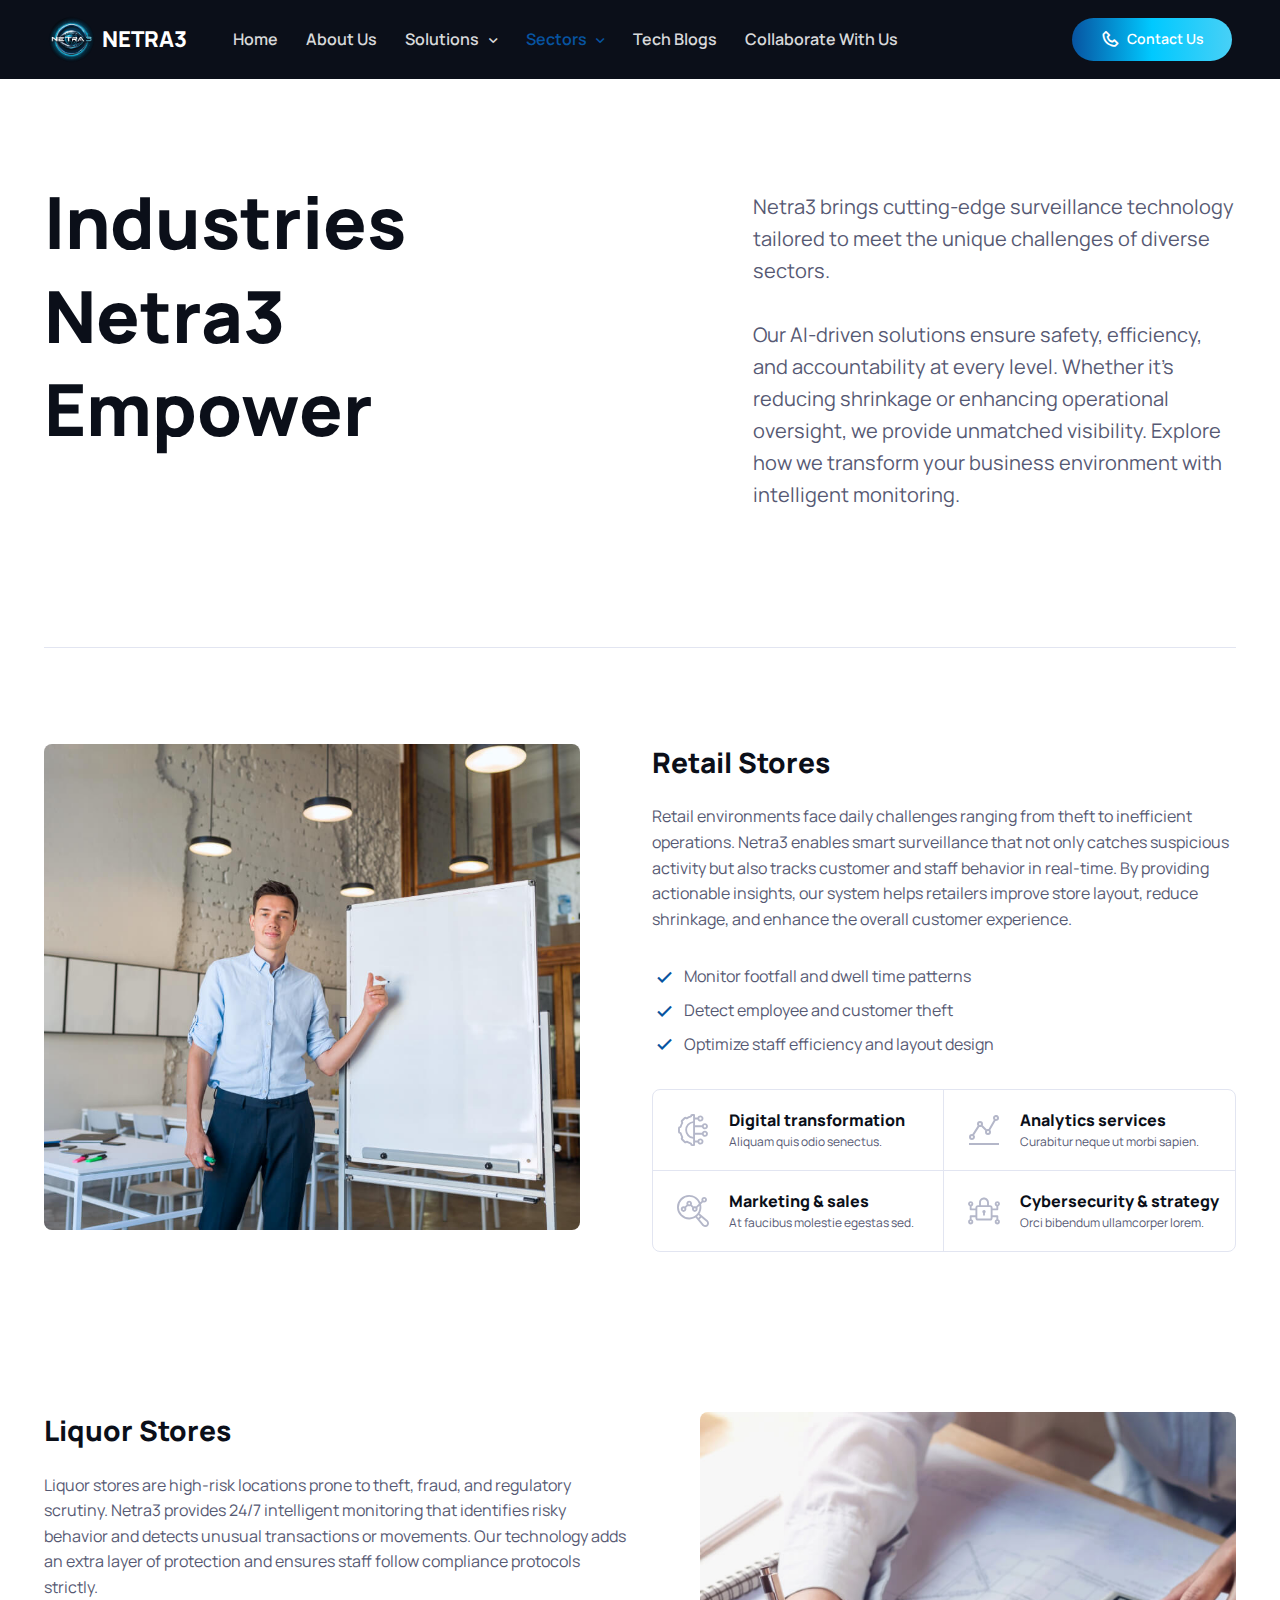
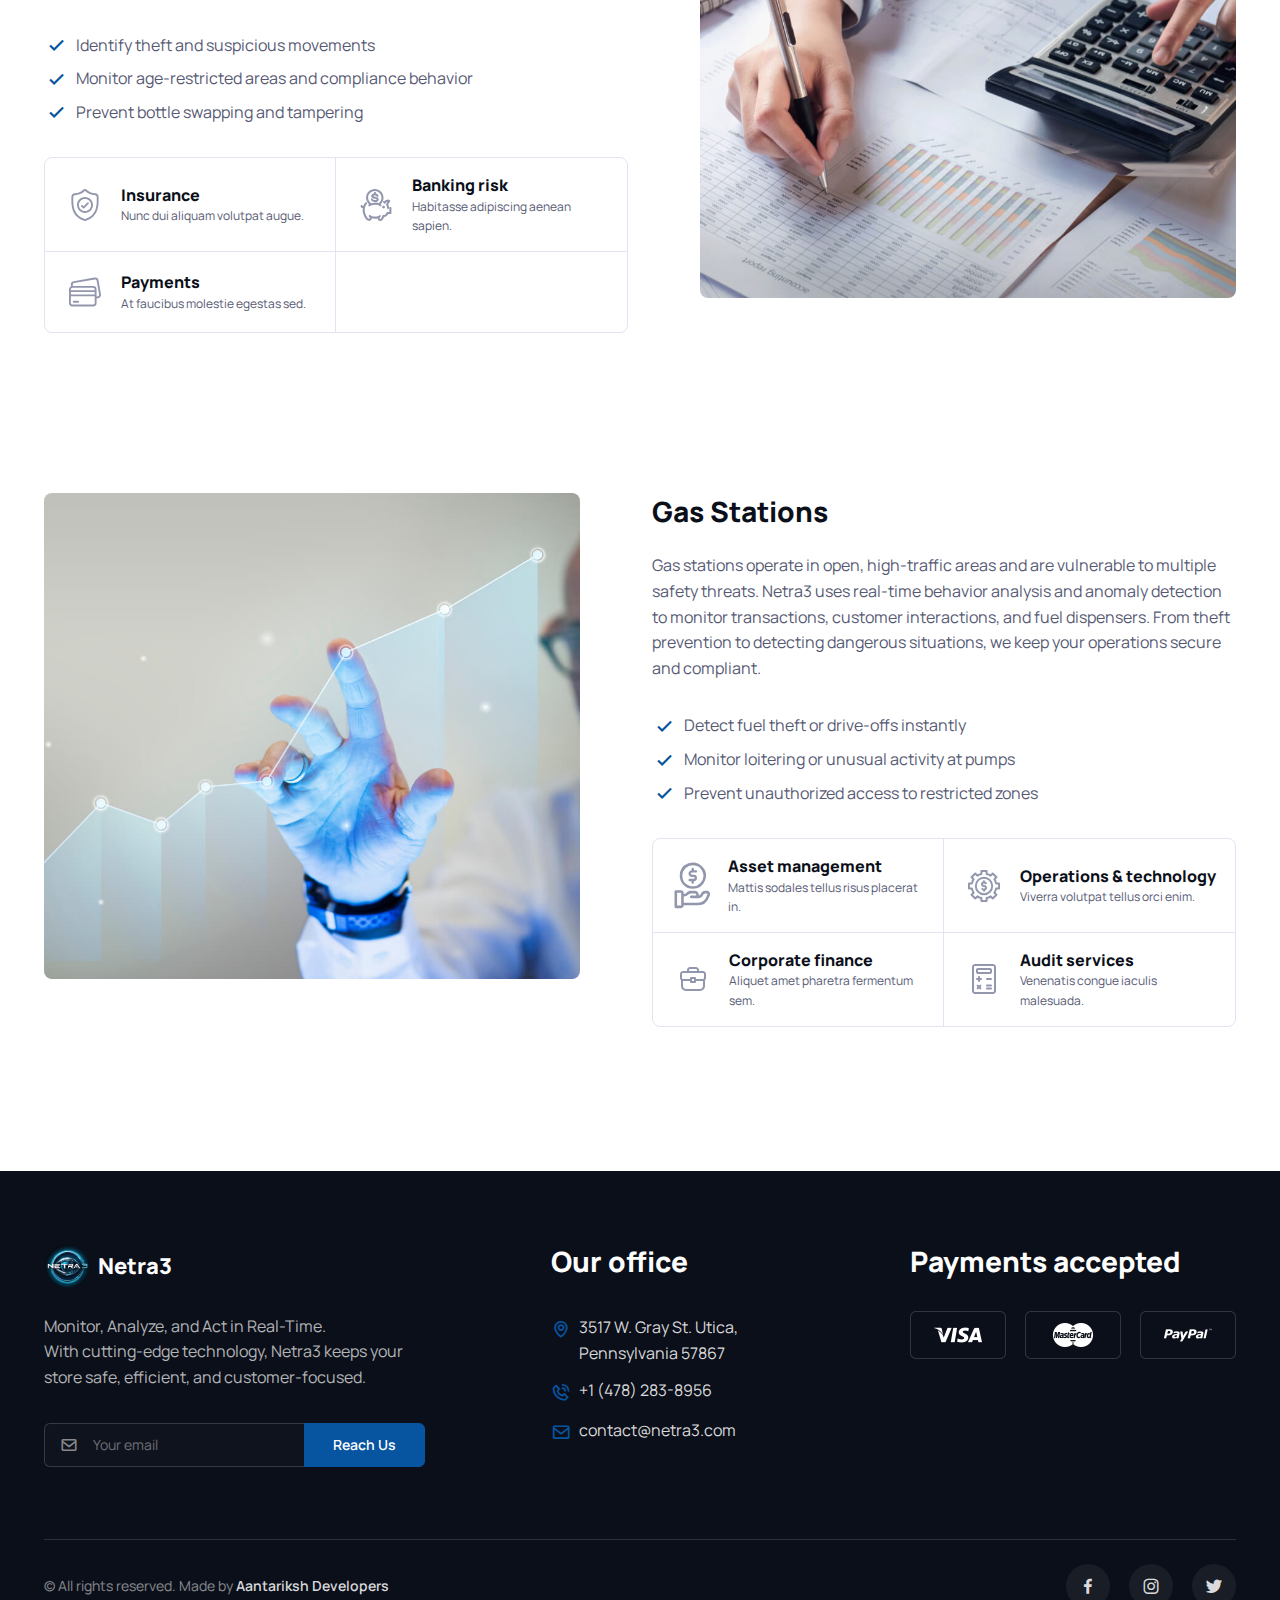
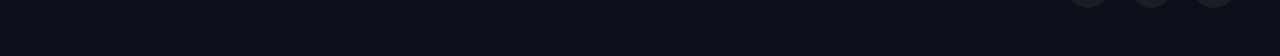
<file: sectors.html>
<!DOCTYPE html>
<html lang="en" data-bs-theme="light">
  <head>
    <meta charset="utf-8">
    <title>Netra3</title>

    <!-- SEO Meta Tags -->
    <meta name="description" content="Netra3">
    <meta name="keywords" content="bootstrap, business, creative agency, mobile app showcase, saas, fintech, finance, online courses, software, medical, conference landing, services, e-commerce, shopping cart, multipurpose, shop, ui kit, marketing, seo, landing, blog, portfolio, html5, css3, javascript, gallery, slider, touch, creative">
    <meta name="author" content="Aantariksh Developers">

    <!-- Viewport -->
    <meta name="viewport" content="width=device-width, initial-scale=1">

    <!-- Theme switcher (color modes) -->
    <script src="assets/js/theme-switcher.js"></script>

    <!-- Favicon and Touch Icons -->
    <link rel="icon" type="image/png"  href="./logo.png">
    <meta name="theme-color" content="#ffffff">

    <!-- Vendor Styles -->
    <link rel="stylesheet" media="screen" href="assets/vendor/boxicons/css/boxicons.min.css">
    <link rel="stylesheet" media="screen" href="assets/vendor/swiper/swiper-bundle.min.css">
    <link rel="stylesheet" media="screen" href="assets/vendor/lightgallery/css/lightgallery-bundle.min.css">
    <link rel="stylesheet" media="screen" href="assets/vendor/img-comparison-slider/dist/styles.css">
    <link href="assets/vendor/aos/aos.css" rel="stylesheet">

    <!-- Main Theme Styles + Bootstrap -->
    <link rel="stylesheet" media="screen" href="assets/css/theme.min.css">

    <!-- Page loading styles -->
    <style>
      .page-loading {
        position: fixed;
        top: 0;
        right: 0;
        bottom: 0;
        left: 0;
        width: 100%;
        height: 100%;
        -webkit-transition: all .4s .2s ease-in-out;
        transition: all .4s .2s ease-in-out;
        background-color: #fff;
        opacity: 0;
        visibility: hidden;
        z-index: 9999;
      }
      [data-bs-theme="dark"] .page-loading {
        background-color: #0b0f19;
      }
      .page-loading.active {
        opacity: 1;
        visibility: visible;
      }
      .page-loading-inner {
        position: absolute;
        top: 50%;
        left: 0;
        width: 100%;
        text-align: center;
        -webkit-transform: translateY(-50%);
        transform: translateY(-50%);
        -webkit-transition: opacity .2s ease-in-out;
        transition: opacity .2s ease-in-out;
        opacity: 0;
      }
      .page-loading.active > .page-loading-inner {
        opacity: 1;
      }
      .page-loading-inner > span {
        display: block;
        font-size: 1rem;
        font-weight: normal;
        color: #9397ad;
      }
      [data-bs-theme="dark"] .page-loading-inner > span {
        color: #fff;
        opacity: .6;
      }
      .page-spinner {
        display: inline-block;
        width: 2.75rem;
        height: 2.75rem;
        margin-bottom: .75rem;
        vertical-align: text-bottom;
        border: .15em solid #b4b7c9;
        border-right-color: transparent;
        border-radius: 50%;
        -webkit-animation: spinner .75s linear infinite;
        animation: spinner .75s linear infinite;
      }
      [data-bs-theme="dark"] .page-spinner {
        border-color: rgba(255,255,255,.4);
        border-right-color: transparent;
      }
      @-webkit-keyframes spinner {
        100% {
          -webkit-transform: rotate(360deg);
          transform: rotate(360deg);
        }
      }
      @keyframes spinner {
        100% {
          -webkit-transform: rotate(360deg);
          transform: rotate(360deg);
        }
      }
    </style>

    <!-- Page loading scripts -->
    <script>
      (function () {
        window.onload = function () {
          const preloader = document.querySelector('.page-loading');
          preloader.classList.remove('active');
          setTimeout(function () {
            preloader.remove();
          }, 1000);
        };
      })();
    </script>
  </head>


  <!-- Body -->
  <body>

    <!-- Page loading spinner -->
    <div class="page-loading active">
      <div class="page-loading-inner">
        <div class="page-spinner"></div><span>Loading...</span>
      </div>
    </div>


    <!-- Page wrapper for sticky footer -->
    <!-- Wraps everything except footer to push footer to the bottom of the page if there is little content -->
    <main class="page-wrapper">


      <!-- Navbar -->
      <!-- Remove "navbar-sticky" class to make navigation bar scrollable with the page -->
      <header class="header navbar navbar-expand-lg bg-dark navbar-dark navbar-sticky">
        <div class="container px-3">
          <a href="index.html" class="navbar-brand pe-3">
            <img src="./logo.png" width="47" alt="Netra 3">
            NETRA3
          </a>
          <div id="navbarNav" class="offcanvas offcanvas-end bg-dark">
            <div class="offcanvas-header border-bottom border-light">
              <h5 class="offcanvas-title text-white">Menu</h5>
              <button type="button" class="btn-close btn-close-white" data-bs-dismiss="offcanvas" aria-label="Close"></button>
            </div>
            <div class="offcanvas-body">
              <ul class="navbar-nav me-auto mb-2 mb-lg-0">
                <li class="nav-item">
                  <a href="index.html" class="nav-link">Home</a>
                </li>
                <li class="nav-item">
                  <a href="about.html" class="nav-link">About Us</a>
                </li>
                <li class="nav-item dropdown">
                  <a href="#" class="nav-link dropdown-toggle" data-bs-toggle="dropdown">Solutions</a>
                  <ul class="dropdown-menu dropdown-menu-dark">
                    <li><a href="solutions.html#anomaly" class="dropdown-item">Anomaly Detection and Behavior Recognition</a></li>
                    <li><a href="solutions.html#theft" class="dropdown-item">Theft Detection</a></li>
                    <li><a href="solutions.html#fire" class="dropdown-item">Smoke & Fire Detection</a></li>
                    <li><a href="solutions.html#weapon" class="dropdown-item">Gun Detection System</a></li>
                  </ul>
                </li>
                <li class="nav-item active dropdown">
                  <a href="#" class="nav-link dropdown-toggle" data-bs-toggle="dropdown">Sectors</a>
                  <ul class="dropdown-menu dropdown-menu-dark">
                    <li><a href="sectors.html#retail" class="dropdown-item">Retail Stores</a></li>
                    <li><a href="sectors.html#liquor" class="dropdown-item">Liquor Store</a></li>
                    <li><a href="sectors.html#gas" class="dropdown-item">Gas Stations</a></li>
                  </ul>
                </li>
                <li class="nav-item">
                  <a href="blogs.html" class="nav-link">Tech Blogs</a>
                </li>
                <li class="nav-item">
                  <a href="collaborate.html" class="nav-link text-nowrap">Collaborate With Us</a>
                </li>
              </ul>
            </div>
            <div class="offcanvas-header border-top border-light">
              <a href="contact.html" class="btn btn-primary w-100">
                <i class="bx bx-cart fs-4 lh-1 me-1"></i>
                &nbsp;Contact Us
              </a>
            </div>      
          </div>
          <button type="button" class="navbar-toggler" data-bs-toggle="offcanvas" data-bs-target="#navbarNav" aria-controls="navbarNav" aria-expanded="false" aria-label="Toggle navigation">
            <span class="navbar-toggler-icon"></span>
          </button>
          <a href="contact.html" class="btn btn-primary bg-gradient-primary border-0 rounded-pill d-none d-lg-inline-flex">
            <i class="bx bx-phone fs-5 lh-1 me-1"></i>
            &nbsp;Contact Us
          </a>
        </div>
      </header>

      <!-- Page title -->
      <section class="container py-5 mt-5 mb-md-2 mb-lg-4 mb-xl-5 d-none" id="anomaly">
        <div class="row pb-5 mb-md-2 mb-lg-4 mb-xl-5">
          <div class="col-lg-6">
            <h1 class="display-2 mb-0">Netra3's Security Solutions</h1>
          </div>
          <div class="col-lg-6 col-xl-5 offset-xl-1 pt-3 pt-sm-4 pt-lg-3">
            <p class="fs-xl pb-4 mb-1 mb-md-2 mb-xl-3">
              At Netra3, we redefine surveillance with intelligent, real-time monitoring solutions.
              Our AI-powered platform detects threats, anomalies, and risky behaviors before they escalate.
              Enhance safety, reduce losses, and gain complete visibility across your store or facility.               
            </p>
          </div>
        </div>
        <hr>
      </section>      

      <!-- Page title -->
      <section class="container py-5 mt-5 mb-md-2 mb-lg-4 mb-xl-5" id="anomaly">
        <div class="row pb-5 mb-md-2 mb-lg-4 mb-xl-5">
          <div class="col-lg-6">
            <h1 class="display-2 mb-0">Industries Netra3 Empower</h1>
          </div>
          <div class="col-lg-6 col-xl-5 offset-xl-1 pt-3 pt-sm-4 pt-lg-3">
            <p class="fs-xl pb-4 mb-1 mb-md-2 mb-xl-3">
              Netra3 brings cutting-edge surveillance technology tailored to meet the unique challenges of diverse sectors.
              <br><br>
              Our AI-driven solutions ensure safety, efficiency, and accountability at every level.
              Whether it's reducing shrinkage or enhancing operational oversight, we provide unmatched visibility.
              Explore how we transform your business environment with intelligent monitoring.     
            </p>
          </div>
        </div>
        <hr>
      </section>  


      <!-- Service -->
      <section class="container mb-md-3 mb-lg-5 pb-5">
        <div class="row">
          <div class="col-md-6 pb-2 pb-md-0 mb-4 mb-md-0">
            <div class="pe-lg-5">
              <img src="assets/img/services/service01.jpg" class="rounded-3" alt="Image">
            </div>
          </div>
          <div class="col-md-6">
            <h2 class="h3 mb-sm-4">Retail Stores</h2>
            <p class="d-md-none d-xl-block pb-2 pb-md-3 mb-3">
              Retail environments face daily challenges ranging from theft to inefficient operations. Netra3 enables smart surveillance that not only catches suspicious activity but also tracks customer and staff behavior in real-time. By providing actionable insights, our system helps retailers improve store layout, reduce shrinkage, and enhance the overall customer experience.
            </p>
            <ul class="list-unstyled d-md-none d-xl-block pb-2 pb-md-3 mb-3">
              <li class="d-flex align-items-center mb-2">
                <i class="bx bx-check lead text-primary me-2"></i>
                Monitor footfall and dwell time patterns
              </li>
              <li class="d-flex align-items-center mb-2">
                <i class="bx bx-check lead text-primary me-2"></i>
                Detect employee and customer theft
              </li>
              <li class="d-flex align-items-center">
                <i class="bx bx-check lead text-primary me-2"></i>
                Optimize staff efficiency and layout design
              </li>
            </ul>
            <div class="border rounded-3 mb-4 mb-lg-5">
              <div class="row row-cols-1 row-cols-sm-2 g-0">
                <div class="col d-flex align-items-center border-end-sm border-bottom p-3">
                  <img src="assets/img/services/icons/digital.svg" width="48" alt="Icon">
                  <div class="ps-2 ms-1">
                    <h3 class="h6 mb-0">Digital transformation</h3>
                    <p class="fs-xs mb-0">Aliquam quis odio senectus.</p>
                  </div>
                </div>
                <div class="col d-flex align-items-center border-bottom p-3">
                  <img src="assets/img/services/icons/chart.svg" width="48" alt="Icon">
                  <div class="ps-2 ms-1">
                    <h3 class="h6 mb-0">Analytics services</h3>
                    <p class="fs-xs mb-0">Curabitur neque ut morbi sapien.</p>
                  </div>
                </div>
                <div class="col d-flex align-items-center border-end-sm p-3">
                  <img src="assets/img/services/icons/marketing.svg" width="48" alt="Icon">
                  <div class="ps-2 ms-1">
                    <h3 class="h6 mb-0">Marketing &amp; sales</h3>
                    <p class="fs-xs mb-0">At faucibus molestie egestas sed.</p>
                  </div>
                </div>
                <hr class="d-sm-none">
                <div class="col d-flex align-items-center p-3">
                  <img src="assets/img/services/icons/cybersecurity.svg" width="48" alt="Icon">
                  <div class="ps-2 ms-1">
                    <h3 class="h6 mb-0">Cybersecurity &amp; strategy</h3>
                    <p class="fs-xs mb-0">Orci bibendum ullamcorper lorem.</p>
                  </div>
                </div>
              </div>
            </div>
          </div>
        </div>
      </section>


      <!-- Service -->
      <section class="container pt-2 pt-lg-3 mb-md-3 mb-lg-5 pb-5">
        <div class="row">
          <div class="col-md-6 order-md-2 pb-2 pb-md-0 mb-4 mb-md-0">
            <div class="ps-lg-5">
              <img src="assets/img/services/service02.jpg" class="rounded-3" alt="Image">
            </div>
          </div>
          <div class="col-md-6 ordr-md-1">
            <h2 class="h3 mb-sm-4">Liquor Stores</h2>
            <p class="d-md-none d-xl-block pb-2 pb-md-3 mb-3">
              Liquor stores are high-risk locations prone to theft, fraud, and regulatory scrutiny. Netra3 provides 24/7 intelligent monitoring that identifies risky behavior and detects unusual transactions or movements. Our technology adds an extra layer of protection and ensures staff follow compliance protocols strictly.
            </p>
            <ul class="list-unstyled d-md-none d-xl-block pb-2 pb-md-3 mb-3">
              <li class="d-flex align-items-center mb-2">
                <i class="bx bx-check lead text-primary me-2"></i>
                Identify theft and suspicious movements
              </li>
              <li class="d-flex align-items-center mb-2">
                <i class="bx bx-check lead text-primary me-2"></i>
                Monitor age-restricted areas and compliance behavior
              </li>
              <li class="d-flex align-items-center">
                <i class="bx bx-check lead text-primary me-2"></i>
                Prevent bottle swapping and tampering
              </li>
            </ul>
            <div class="border rounded-3 mb-4 mb-lg-5">
              <div class="row row-cols-1 row-cols-sm-2 g-0">
                <div class="col d-flex align-items-center border-end-sm border-bottom p-3">
                  <img src="assets/img/services/icons/insurance.svg" width="48" alt="Icon">
                  <div class="ps-2 ms-1">
                    <h3 class="h6 mb-0">Insurance</h3>
                    <p class="fs-xs mb-0">Nunc dui aliquam volutpat augue.</p>
                  </div>
                </div>
                <div class="col d-flex align-items-center border-bottom p-3">
                  <img src="assets/img/services/icons/banking.svg" width="48" alt="Icon">
                  <div class="ps-2 ms-1">
                    <h3 class="h6 mb-0">Banking risk</h3>
                    <p class="fs-xs mb-0">Habitasse adipiscing aenean sapien.</p>
                  </div>
                </div>
                <div class="col d-flex align-items-center border-end-sm p-3">
                  <img src="assets/img/services/icons/payments.svg" width="48" alt="Icon">
                  <div class="ps-2 ms-1">
                    <h3 class="h6 mb-0">Payments</h3>
                    <p class="fs-xs mb-0">At faucibus molestie egestas sed.</p>
                  </div>
                </div>
              </div>
            </div>
          </div>
        </div>
      </section>


      <!-- Service -->
      <section class="container pt-2 pt-lg-3 mb-md-3 mb-lg-5 pb-5">
        <div class="row">
          <div class="col-md-6 pb-2 pb-md-0 mb-4 mb-md-0">
            <div class="pe-lg-5">
              <img src="assets/img/services/service03.jpg" class="rounded-3" alt="Image">
            </div>
          </div>
          <div class="col-md-6">
            <h2 class="h3 mb-sm-4">Gas Stations</h2>
            <p class="d-md-none d-xl-block pb-2 pb-md-3 mb-3">
              Gas stations operate in open, high-traffic areas and are vulnerable to multiple safety threats. Netra3 uses real-time behavior analysis and anomaly detection to monitor transactions, customer interactions, and fuel dispensers. From theft prevention to detecting dangerous situations, we keep your operations secure and compliant.
            </p>
            <ul class="list-unstyled d-md-none d-xl-block pb-2 pb-md-3 mb-3">
              <li class="d-flex align-items-center mb-2">
                <i class="bx bx-check lead text-primary me-2"></i>
                Detect fuel theft or drive-offs instantly
              </li>
              <li class="d-flex align-items-center mb-2">
                <i class="bx bx-check lead text-primary me-2"></i>
                Monitor loitering or unusual activity at pumps
              </li>
              <li class="d-flex align-items-center">
                <i class="bx bx-check lead text-primary me-2"></i>
                Prevent unauthorized access to restricted zones
              </li>
            </ul>            
            <div class="border rounded-3 mb-4 mb-lg-5">
              <div class="row row-cols-1 row-cols-sm-2 g-0">
                <div class="col d-flex align-items-center border-end-sm border-bottom p-3">
                  <img src="assets/img/services/icons/asset.svg" width="48" alt="Icon">
                  <div class="ps-2 ms-1">
                    <h3 class="h6 mb-0">Asset management</h3>
                    <p class="fs-xs mb-0">Mattis sodales tellus risus placerat in.</p>
                  </div>
                </div>
                <div class="col d-flex align-items-center border-bottom p-3">
                  <img src="assets/img/services/icons/operations.svg" width="48" alt="Icon">
                  <div class="ps-2 ms-1">
                    <h3 class="h6 mb-0">Operations &amp; technology</h3>
                    <p class="fs-xs mb-0">Viverra volutpat tellus orci enim.</p>
                  </div>
                </div>
                <div class="col d-flex align-items-center border-end-sm p-3">
                  <img src="assets/img/services/icons/finance.svg" width="48" alt="Icon">
                  <div class="ps-2 ms-1">
                    <h3 class="h6 mb-0">Corporate finance</h3>
                    <p class="fs-xs mb-0">Aliquet amet pharetra fermentum sem.</p>
                  </div>
                </div>
                <hr class="d-sm-none">
                <div class="col d-flex align-items-center p-3">
                  <img src="assets/img/services/icons/audit.svg" width="48" alt="Icon">
                  <div class="ps-2 ms-1">
                    <h3 class="h6 mb-0">Audit services</h3>
                    <p class="fs-xs mb-0">Venenatis congue iaculis malesuada.</p>
                  </div>
                </div>
              </div>
            </div>
          </div>
        </div>
      </section>
    </main>


    <!-- Footer -->
    <footer class="footer bg-dark pt-5 pb-4 pb-lg-5" data-bs-theme="dark">
      <div class="container pt-lg-4">
        <div class="row gy-5 pb-5">
          <div class="col-lg-4">
            <div class="navbar-brand text-dark p-0 me-0 mb-3 mb-lg-4">
              <img src="logo.png" width="47" alt="Netra3">
              Netra3
            </div>            
            <div style="max-width: 26rem;">
              <p class="text-body mb-4 pb-2">
                Monitor, Analyze, and Act in Real-Time.<br>
                With cutting-edge technology, Netra3 keeps your store safe, efficient, and customer-focused.
              </p>
              <form class="needs-validation" novalidate>
                <div class="input-group">
                  <input type="email" id="subscr-email" class="form-control rounded-start ps-5" placeholder="Your email" required>
                  <i class="bx bx-envelope fs-lg text-muted position-absolute top-50 start-0 translate-middle-y ms-3 zindex-5"></i>
                  <div class="invalid-tooltip position-absolute top-100 start-0">Please provide a valid email address.</div>
                  <button type="submit" class="btn btn-primary">Reach Us</button>
                </div>
              </form>
            </div>
          </div>
          <div class="col-lg-7 offset-lg-1">
            <div class="d-flex flex-lg-row flex-column justify-content-lg-between mt-n4 mx-n2">
              <div class="mt-4 px-2">
                <h3 class="mb-4 pb-lg-2">Our office</h3>
                <ul class="nav flex-column mb-0">
                  <li class="mb-1">
                    <a href="#" class="nav-link align-items-start fw-normal px-0 py-1">
                      <i class="bx bx-map fs-5 text-primary me-2"></i>
                      3517 W. Gray St. Utica, <br> Pennsylvania 57867
                    </a>
                  </li>
                  <li class="mb-1">
                    <a href="tel:+14782838956" class="nav-link align-items-start fw-normal px-0 py-1">
                      <i class="bx bx-phone-call fs-5 text-primary me-2"></i>
                      +1 (478) 283-8956
                    </a>
                  </li>
                  <li>
                    <a href="mailto:email@example.com" class="nav-link align-items-start fw-normal px-0 py-1">
                      <i class="bx bx-envelope fs-5 text-primary me-2"></i>
                      contact@netra3.com
                    </a>
                  </li>
                </ul>
              </div>
              <div class="mt-4 px-2">
                <h3 class="mb-4 pb-lg-2">Payments accepted</h3>
                <div class="mt-n3 ms-n3">
                  <a href="#" class="mt-3 ms-3 d-inline-block">
                    <img src="assets/img/landing/product/payments/visa.png" width="96" alt="Visa">
                  </a>
                  <a href="#" class="mt-3 ms-3 d-inline-block">
                    <img src="assets/img/landing/product/payments/mastercard.png" width="96" alt="Visa">
                  </a>
                  <a href="#" class="mt-3 ms-3 d-inline-block">
                    <img src="assets/img/landing/product/payments/paypal.png" width="96" alt="Visa">
                  </a>
                </div>
              </div>
            </div>
          </div>
        </div>
      </div>
      <div class="container pt-4">
        <div class="d-flex flex-sm-row flex-column align-items-center justify-content-between text-center text-md-start pt-4 border-top border-light">
          <p class="nav d-block fs-sm mb-sm-0 mb-4">
            <span class="text-light opacity-50">&copy; All rights reserved. Made by </span>
            <a class="nav-link d-inline-block p-0" href="https://aantariksh.com/" target="_blank" rel="noopener">Aantariksh Developers</a>
          </p>
          <div class="mt-n3 ms-n3">
            <a href="#" class="btn btn-icon btn-secondary btn-facebook rounded-circle mt-3 ms-3" aria-label="Facebook">
              <i class="bx bxl-facebook"></i>
            </a>
            <a href="#" class="btn btn-icon btn-secondary btn-instagram rounded-circle mt-3 ms-3" aria-label="Instagram">
              <i class="bx bxl-instagram"></i>
            </a>
            <a href="#" class="btn btn-icon btn-secondary btn-twitter rounded-circle mt-3 ms-3" aria-label="Twitter">
              <i class="bx bxl-twitter"></i>
            </a>
          </div>
        </div>
      </div>
    </footer>


    <!-- Back to top button -->
    <a href="#top" class="btn-scroll-top" data-scroll>
      <span class="btn-scroll-top-tooltip text-muted fs-sm me-2">Top</span>
      <i class="btn-scroll-top-icon bx bx-chevron-up"></i>
    </a>


    <!-- Vendor Scripts -->
    <script src="assets/vendor/jarallax/dist/jarallax.min.js"></script>
    <script src="assets/vendor/rellax/rellax.min.js"></script>
    <script src="assets/vendor/aos/aos.js"></script>
    <script>
      AOS.init({
        duration: 1500, once: false
      })
    </script>    

    <!-- Main Theme Script -->
    <script src="assets/js/theme.min.js"></script>
  </body>
</html>
</file>
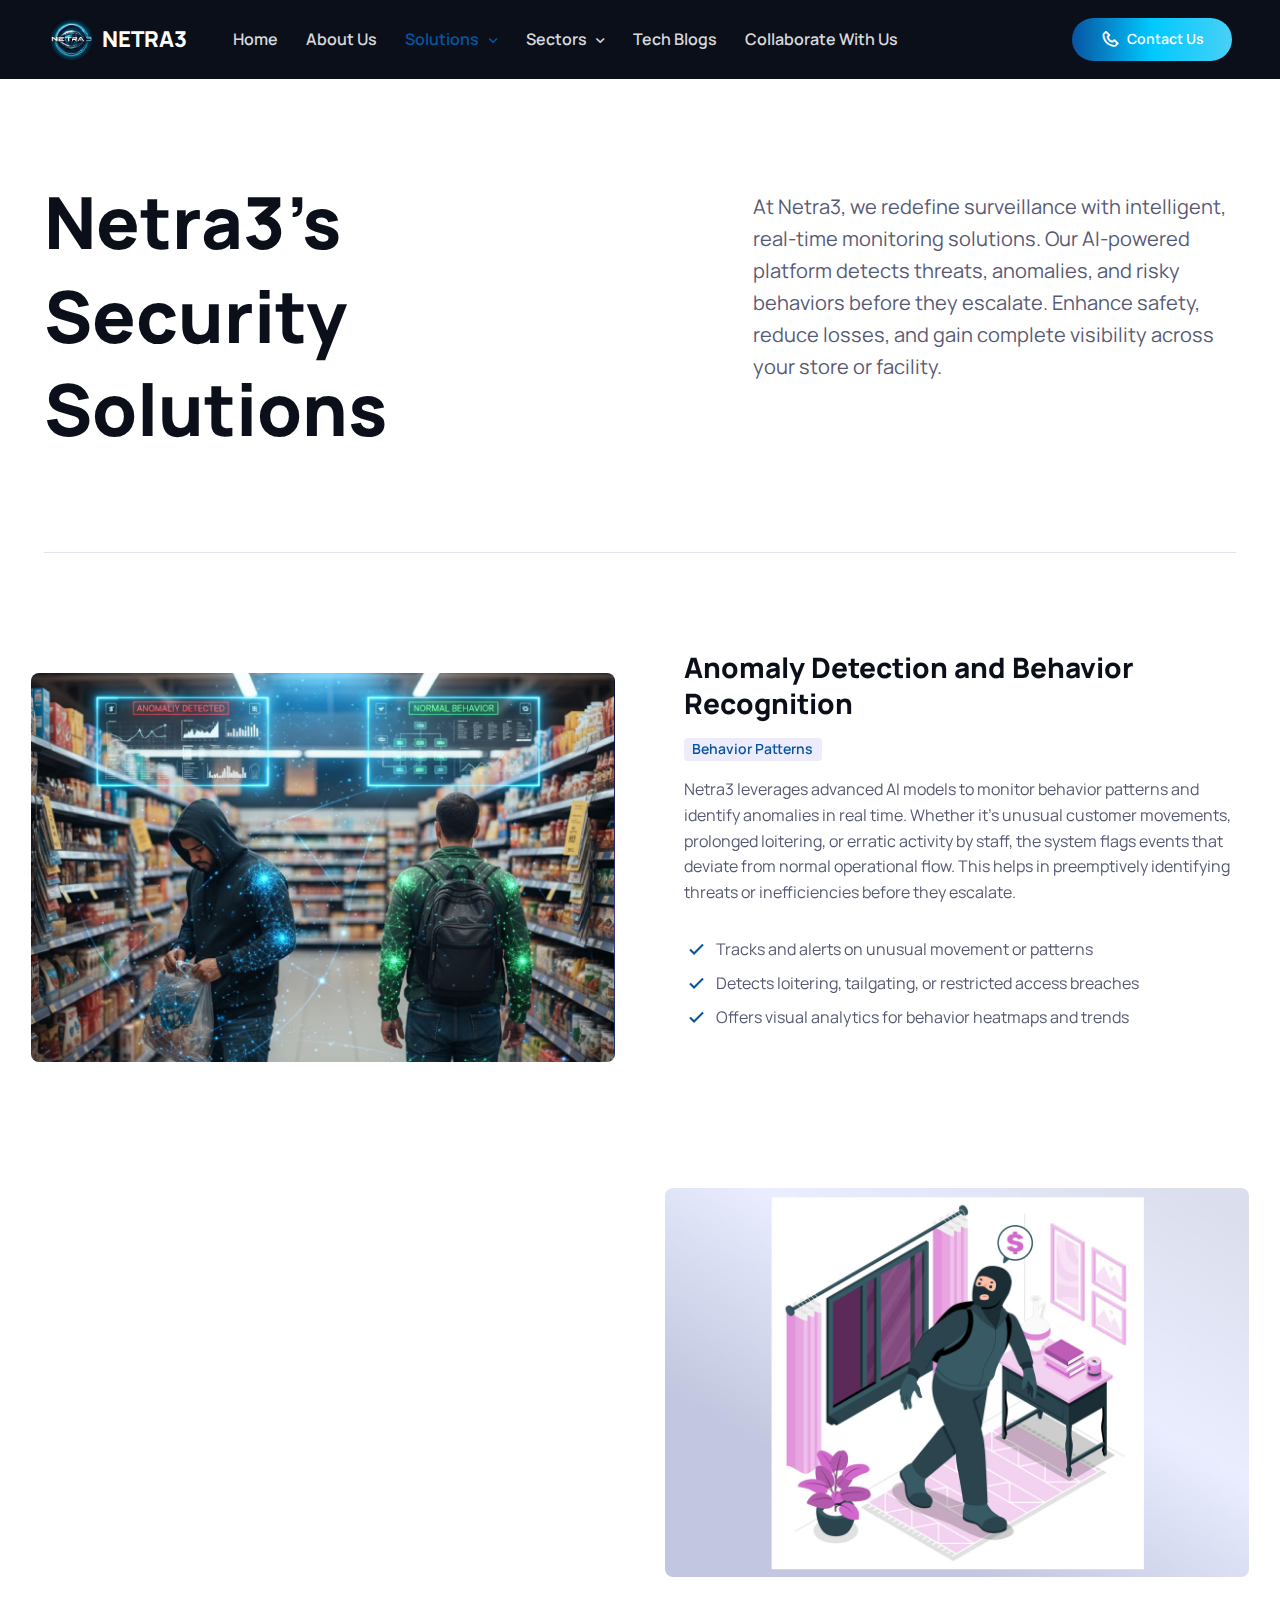
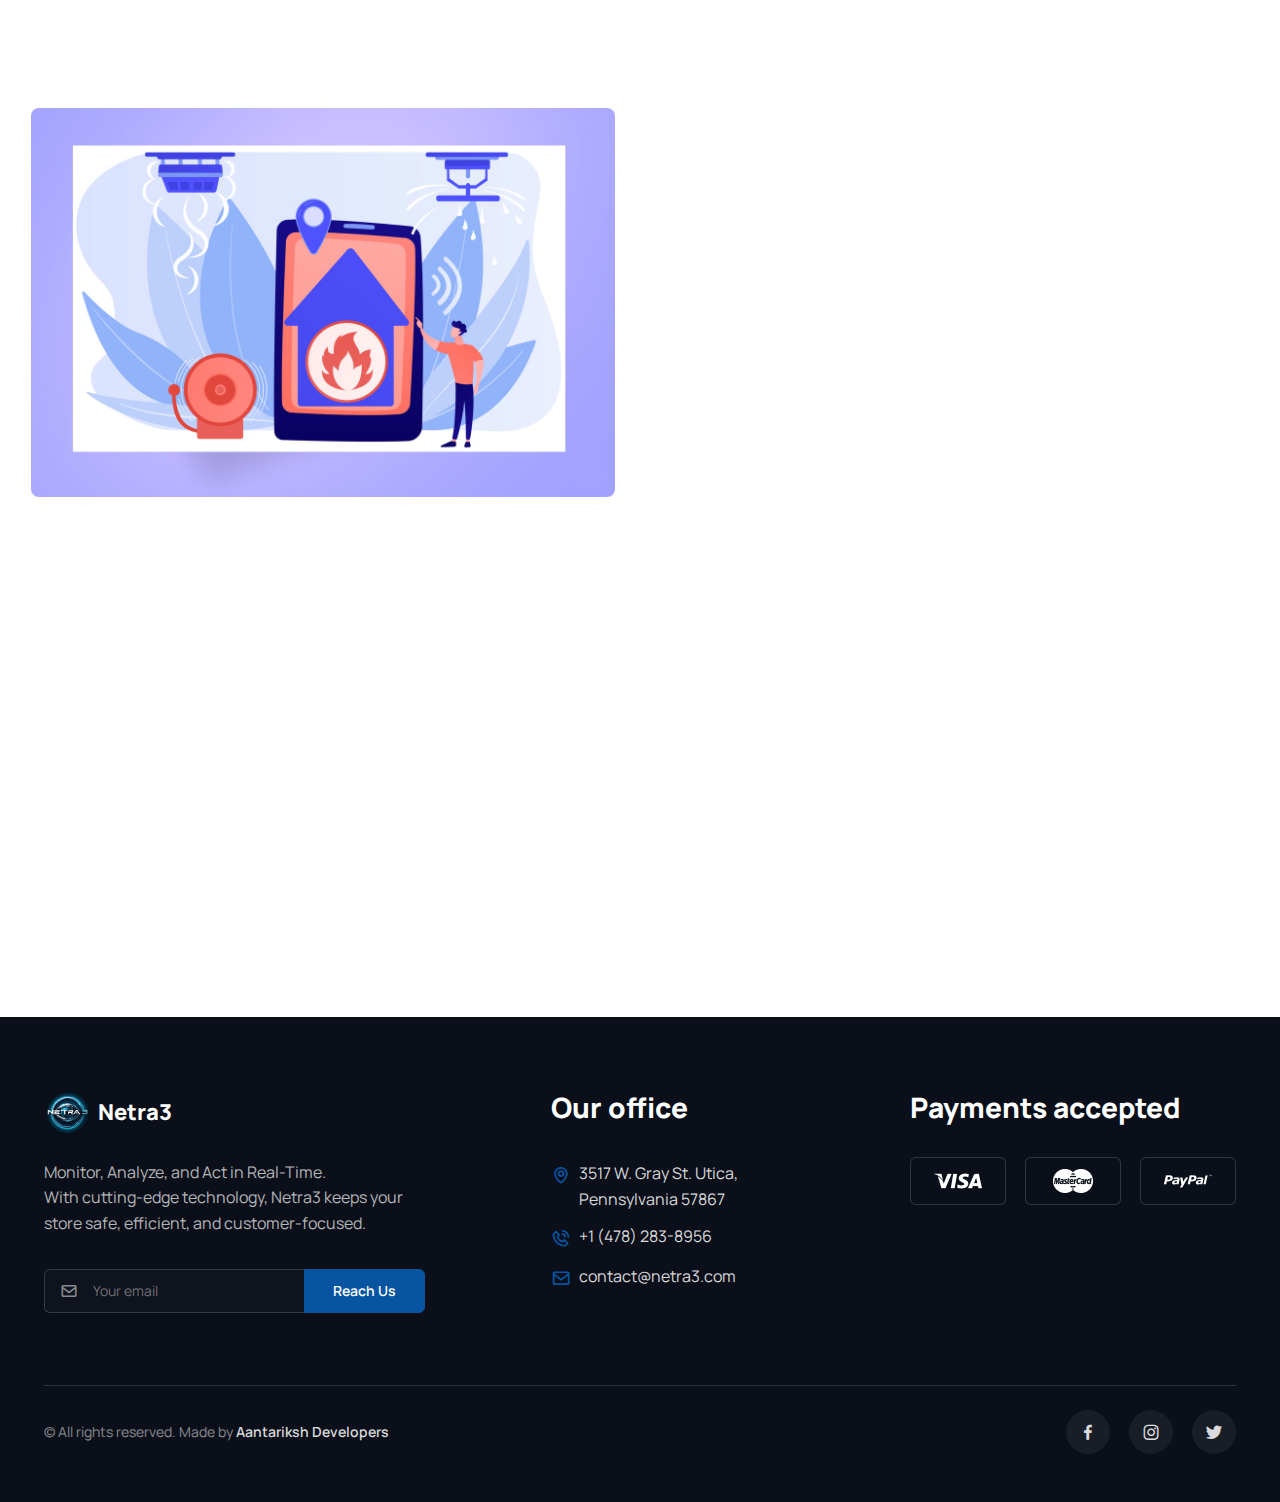
<file: solutions.html>
<!DOCTYPE html>
<html lang="en" data-bs-theme="light">
  <head>
    <meta charset="utf-8">
    <title>Netra3</title>

    <!-- SEO Meta Tags -->
    <meta name="description" content="Netra3">
    <meta name="keywords" content="bootstrap, business, creative agency, mobile app showcase, saas, fintech, finance, online courses, software, medical, conference landing, services, e-commerce, shopping cart, multipurpose, shop, ui kit, marketing, seo, landing, blog, portfolio, html5, css3, javascript, gallery, slider, touch, creative">
    <meta name="author" content="Aantariksh Developers">

    <!-- Viewport -->
    <meta name="viewport" content="width=device-width, initial-scale=1">

    <!-- Theme switcher (color modes) -->
    <script src="assets/js/theme-switcher.js"></script>

    <!-- Favicon and Touch Icons -->
    <link rel="icon" type="image/png"  href="./logo.png">
    <meta name="theme-color" content="#ffffff">

    <!-- Vendor Styles -->
    <link rel="stylesheet" media="screen" href="assets/vendor/boxicons/css/boxicons.min.css">
    <link rel="stylesheet" media="screen" href="assets/vendor/swiper/swiper-bundle.min.css">
    <link rel="stylesheet" media="screen" href="assets/vendor/lightgallery/css/lightgallery-bundle.min.css">
    <link rel="stylesheet" media="screen" href="assets/vendor/img-comparison-slider/dist/styles.css">
    <link href="assets/vendor/aos/aos.css" rel="stylesheet">

    <!-- Main Theme Styles + Bootstrap -->
    <link rel="stylesheet" media="screen" href="assets/css/theme.min.css">

    <!-- Page loading styles -->
    <style>
      .page-loading {
        position: fixed;
        top: 0;
        right: 0;
        bottom: 0;
        left: 0;
        width: 100%;
        height: 100%;
        -webkit-transition: all .4s .2s ease-in-out;
        transition: all .4s .2s ease-in-out;
        background-color: #fff;
        opacity: 0;
        visibility: hidden;
        z-index: 9999;
      }
      [data-bs-theme="dark"] .page-loading {
        background-color: #0b0f19;
      }
      .page-loading.active {
        opacity: 1;
        visibility: visible;
      }
      .page-loading-inner {
        position: absolute;
        top: 50%;
        left: 0;
        width: 100%;
        text-align: center;
        -webkit-transform: translateY(-50%);
        transform: translateY(-50%);
        -webkit-transition: opacity .2s ease-in-out;
        transition: opacity .2s ease-in-out;
        opacity: 0;
      }
      .page-loading.active > .page-loading-inner {
        opacity: 1;
      }
      .page-loading-inner > span {
        display: block;
        font-size: 1rem;
        font-weight: normal;
        color: #9397ad;
      }
      [data-bs-theme="dark"] .page-loading-inner > span {
        color: #fff;
        opacity: .6;
      }
      .page-spinner {
        display: inline-block;
        width: 2.75rem;
        height: 2.75rem;
        margin-bottom: .75rem;
        vertical-align: text-bottom;
        border: .15em solid #b4b7c9;
        border-right-color: transparent;
        border-radius: 50%;
        -webkit-animation: spinner .75s linear infinite;
        animation: spinner .75s linear infinite;
      }
      [data-bs-theme="dark"] .page-spinner {
        border-color: rgba(255,255,255,.4);
        border-right-color: transparent;
      }
      @-webkit-keyframes spinner {
        100% {
          -webkit-transform: rotate(360deg);
          transform: rotate(360deg);
        }
      }
      @keyframes spinner {
        100% {
          -webkit-transform: rotate(360deg);
          transform: rotate(360deg);
        }
      }
    </style>

    <!-- Page loading scripts -->
    <script>
      (function () {
        window.onload = function () {
          const preloader = document.querySelector('.page-loading');
          preloader.classList.remove('active');
          setTimeout(function () {
            preloader.remove();
          }, 1000);
        };
      })();
    </script>
  </head>


  <!-- Body -->
  <body>

    <!-- Page loading spinner -->
    <div class="page-loading active">
      <div class="page-loading-inner">
        <div class="page-spinner"></div><span>Loading...</span>
      </div>
    </div>


    <!-- Page wrapper for sticky footer -->
    <!-- Wraps everything except footer to push footer to the bottom of the page if there is little content -->
    <main class="page-wrapper">


      <!-- Navbar -->
      <!-- Remove "navbar-sticky" class to make navigation bar scrollable with the page -->
      <header class="header navbar navbar-expand-lg bg-dark navbar-dark navbar-sticky">
        <div class="container px-3">
          <a href="index.html" class="navbar-brand pe-3">
            <img src="./logo.png" width="47" alt="Netra 3">
            NETRA3
          </a>
          <div id="navbarNav" class="offcanvas offcanvas-end bg-dark">
            <div class="offcanvas-header border-bottom border-light">
              <h5 class="offcanvas-title text-white">Menu</h5>
              <button type="button" class="btn-close btn-close-white" data-bs-dismiss="offcanvas" aria-label="Close"></button>
            </div>
            <div class="offcanvas-body">
              <ul class="navbar-nav me-auto mb-2 mb-lg-0">
                <li class="nav-item">
                  <a href="index.html" class="nav-link">Home</a>
                </li>
                <li class="nav-item">
                  <a href="about.html" class="nav-link">About Us</a>
                </li>
                <li class="nav-item dropdown">
                  <a href="#" class="nav-link active dropdown-toggle" data-bs-toggle="dropdown">Solutions</a>
                  <ul class="dropdown-menu dropdown-menu-dark">
                    <li><a href="solutions.html#anomaly" class="dropdown-item">Anomaly Detection and Behavior Recognition</a></li>
                    <li><a href="solutions.html#theft" class="dropdown-item">Theft Detection</a></li>
                    <li><a href="solutions.html#fire" class="dropdown-item">Smoke & Fire Detection</a></li>
                    <li><a href="solutions.html#weapon" class="dropdown-item">Gun Detection System</a></li>
                  </ul>
                </li>
                <li class="nav-item dropdown">
                  <a href="#" class="nav-link dropdown-toggle" data-bs-toggle="dropdown">Sectors</a>
                  <ul class="dropdown-menu dropdown-menu-dark">
                    <li><a href="sectors.html#retail" class="dropdown-item">Retail Stores</a></li>
                    <li><a href="sectors.html#liquor" class="dropdown-item">Liquor Store</a></li>
                    <li><a href="sectors.html#gas" class="dropdown-item">Gas Stations</a></li>
                  </ul>
                </li>
                <li class="nav-item">
                  <a href="blogs.html" class="nav-link">Tech Blogs</a>
                </li>
                <li class="nav-item">
                  <a href="collaborate.html" class="nav-link text-nowrap">Collaborate With Us</a>
                </li>
              </ul>
            </div>
            <div class="offcanvas-header border-top border-light">
              <a href="contact.html" class="btn btn-primary w-100">
                <i class="bx bx-cart fs-4 lh-1 me-1"></i>
                &nbsp;Contact Us
              </a>
            </div>      
          </div>
          <button type="button" class="navbar-toggler" data-bs-toggle="offcanvas" data-bs-target="#navbarNav" aria-controls="navbarNav" aria-expanded="false" aria-label="Toggle navigation">
            <span class="navbar-toggler-icon"></span>
          </button>
          <a href="contact.html" class="btn btn-primary bg-gradient-primary border-0 rounded-pill d-none d-lg-inline-flex">
            <i class="bx bx-phone fs-5 lh-1 me-1"></i>
            &nbsp;Contact Us
          </a>
        </div>
      </header>

      <!-- Page title -->
      <section class="container py-5 mt-5 mb-md-2 mb-lg-4 mb-xl-5" id="anomaly">
        <div class="row pb-5 mb-md-2 mb-lg-4 mb-xl-5">
          <div class="col-lg-6">
            <h1 class="display-2 mb-0">Netra3's Security Solutions</h1>
          </div>
          <div class="col-lg-6 col-xl-5 offset-xl-1 pt-3 pt-sm-4 pt-lg-3">
            <p class="fs-xl pb-4 mb-1 mb-md-2 mb-xl-3">
              At Netra3, we redefine surveillance with intelligent, real-time monitoring solutions.
              Our AI-powered platform detects threats, anomalies, and risky behaviors before they escalate.
              Enhance safety, reduce losses, and gain complete visibility across your store or facility.               
            </p>
          </div>
        </div>
        <hr>
      </section>      

      <!-- Portfolio list -->
      <section class="container pb-2 pb-lg-3">

        <!-- Item -->
        <div class="row pb-5 mb-md-4 mb-lg-5">
          <div class="rellax col-md-6 pb-1 mb-3 pb-md-0 mb-md-0" data-rellax-percentage="0.5" data-rellax-speed="0.8" data-disable-parallax-down="md">
            <img src="assets/img/solutions/01.jpg" class="rounded-3" width="600" alt="Image">
          </div>
          <div class="col-md-6" data-aos="fade-left">
            <div class="ps-md-4 ms-md-2">
              <h2 class="h3">Anomaly Detection and Behavior Recognition</h2>
              <a href="#" class="d-table badge bg-faded-primary text-primary fs-sm mb-3">Behavior Patterns</a>
              <p class="d-md-none d-lg-block pb-3 mb-2 mb-md-3">
                Netra3 leverages advanced AI models to monitor behavior patterns and identify anomalies in real time. Whether it's unusual customer movements, prolonged loitering, or erratic activity by staff, the system flags events that deviate from normal operational flow. This helps in preemptively identifying threats or inefficiencies before they escalate.                
              </p>
              <ul class="list-unstyled mb-0">
                <li class="d-flex mb-2">
                  <i class="bx bx-check text-primary lead me-2"></i>
                  Tracks and alerts on unusual movement or patterns
                </li>
                <li class="d-flex mb-2">
                  <i class="bx bx-check text-primary lead me-2"></i>
                  Detects loitering, tailgating, or restricted access breaches
                </li>
                <li class="d-flex" id="theft">
                  <i class="bx bx-check text-primary lead me-2"></i>
                  Offers visual analytics for behavior heatmaps and trends
                </li>
              </ul>              
            </div>
          </div>
        </div>


        <!-- Item -->
        <div class="row pb-5 mb-md-4 mb-lg-5">
          <div class="rellax col-md-6 order-md-2 pb-1 mb-3 pb-md-0 mb-md-0" data-rellax-percentage="0.5" data-rellax-speed="0.8" data-disable-parallax-down="md">
            <img src="assets/img/solutions/02.jpg" class="rounded-3" width="600" alt="Image">
          </div>
          <div class="col-md-6 order-md-1 pt-md-4 pt-lg-5" data-aos="fade-right">
            <div class="pe-md-4 me-md-2">
              <h2 class="h3">Theft Detection</h2>
              <a href="#" class="d-table badge bg-faded-primary text-primary fs-sm mb-3">Shoplifting Prevention</a>
              <p class="d-md-none d-lg-block pb-3 mb-2 mb-md-3">
                Theft—whether internal or external—is one of the biggest challenges for physical stores. Netra3's system actively monitors customer and employee activity to detect suspicious behavior such as concealment, frequent returns to shelves, or irregular checkout actions. By reducing blind spots, the system acts as a constant, intelligent guard.                
              </p>
              <ul class="list-unstyled mb-0">
                <li class="d-flex mb-2">
                  <i class="bx bx-check text-primary lead me-2"></i>
                  Identifies high-risk theft scenarios through pattern analysis
                </li>
                <li class="d-flex mb-2">
                  <i class="bx bx-check text-primary lead me-2"></i>
                  Notifies security teams in real time for immediate action
                </li>
                <li class="d-flex" id="fire">
                  <i class="bx bx-check text-primary lead me-2"></i>
                  Reduces shrinkage through consistent and unbiased surveillance
                </li>
              </ul> 
            </div>
          </div>
        </div>

        <!-- Item -->
        <div class="row pb-5 mb-md-4 mb-lg-5">
          <div class="rellax col-md-6 pb-1 mb-3 pb-md-0 mb-md-0" data-rellax-percentage="0.5" data-rellax-speed="0.8" data-disable-parallax-down="md">
            <img src="assets/img/solutions/03.jpg" class="rounded-3" width="600" alt="Image">
          </div>
          <div class="col-md-6 pt-md-4 pt-lg-5" data-aos="fade-left">
            <div class="ps-md-4 ms-md-2">
              <h2 class="h3">Smoke & Fire Detection</h2>
              <a href="#" class="d-table badge bg-faded-primary text-primary fs-sm mb-3">Fire Hazards</a>
              <p class="d-md-none d-lg-block pb-3 mb-2 mb-md-3">Fires can break out suddenly and escalate quickly, putting lives and inventory at risk. Netra3 uses thermal and visual cues to detect smoke, flames, or temperature anomalies with high precision. This allows for early warnings and timely evacuations or suppression measures before major damage occurs.</p>
              <ul class="list-unstyled mb-0">
                <li class="d-flex mb-2">
                  <i class="bx bx-check text-primary lead me-2"></i>
                  Detects smoke or flame indicators even before alarms trigger
                </li>
                <li class="d-flex mb-2">
                  <i class="bx bx-check text-primary lead me-2"></i>
                  Works in low-light and crowded environments
                </li>
                <li class="d-flex" id="weapon">
                  <i class="bx bx-check text-primary lead me-2"></i>
                  Sends instant alerts to designated personnel or systems
                </li>
              </ul> 
            </div>
          </div>
        </div>

        <!-- Item -->
        <div class="row pb-5 mb-md-4 mb-lg-5">
          <div class="rellax col-md-6 order-md-2 pb-1 mb-3 pb-md-0 mb-md-0" data-rellax-percentage="0.5" data-rellax-speed="0.8" data-disable-parallax-down="md" data-aos="fade-right">
            <img src="assets/img/solutions/04.jpg" class="rounded-3" width="600" alt="Image">
          </div>
          <div class="col-md-6 order-md-1 pt-md-4 pt-lg-5" data-aos="fade-right">
            <div class="pe-md-4 me-md-2">
              <h2 class="h3">Weapon Detection</h2>
              <a href="#" class="d-table badge bg-faded-primary text-primary fs-sm mb-3">Threat Detection</a>
              <p class="d-md-none d-lg-block pb-3 mb-2 mb-md-3">In today's safety-conscious world, early weapon detection is essential for public and workplace security. Netra3 uses object recognition algorithms trained on thousands of weapon images to identify firearms or knives in real-time camera feeds. The system discreetly flags potential threats, helping prevent escalation.              </p>
              <ul class="list-unstyled mb-0">
                <li class="d-flex mb-2">
                  <i class="bx bx-check text-primary lead me-2"></i>
                  Identifies visible firearms or bladed weapons with high accuracy
                </li>
                <li class="d-flex mb-2">
                  <i class="bx bx-check text-primary lead me-2"></i>
                  Operates in real time without slowing video feeds
                </li>
                <li class="d-flex">
                  <i class="bx bx-check text-primary lead me-2"></i>
                  Triggers silent alarms for discreet and swift intervention
                </li>
              </ul> 
            </div>
          </div>
        </div>
      </section>
    </main>


    <!-- Footer -->
    <footer class="footer bg-dark pt-5 pb-4 pb-lg-5" data-bs-theme="dark">
      <div class="container pt-lg-4">
        <div class="row gy-5 pb-5">
          <div class="col-lg-4">
            <div class="navbar-brand text-dark p-0 me-0 mb-3 mb-lg-4">
              <img src="logo.png" width="47" alt="Netra3">
              Netra3
            </div>            
            <div style="max-width: 26rem;">
              <p class="text-body mb-4 pb-2">
                Monitor, Analyze, and Act in Real-Time.<br>
                With cutting-edge technology, Netra3 keeps your store safe, efficient, and customer-focused.
              </p>
              <form class="needs-validation" novalidate>
                <div class="input-group">
                  <input type="email" id="subscr-email" class="form-control rounded-start ps-5" placeholder="Your email" required>
                  <i class="bx bx-envelope fs-lg text-muted position-absolute top-50 start-0 translate-middle-y ms-3 zindex-5"></i>
                  <div class="invalid-tooltip position-absolute top-100 start-0">Please provide a valid email address.</div>
                  <button type="submit" class="btn btn-primary">Reach Us</button>
                </div>
              </form>
            </div>
          </div>
          <div class="col-lg-7 offset-lg-1">
            <div class="d-flex flex-lg-row flex-column justify-content-lg-between mt-n4 mx-n2">
              <div class="mt-4 px-2">
                <h3 class="mb-4 pb-lg-2">Our office</h3>
                <ul class="nav flex-column mb-0">
                  <li class="mb-1">
                    <a href="#" class="nav-link align-items-start fw-normal px-0 py-1">
                      <i class="bx bx-map fs-5 text-primary me-2"></i>
                      3517 W. Gray St. Utica, <br> Pennsylvania 57867
                    </a>
                  </li>
                  <li class="mb-1">
                    <a href="tel:+14782838956" class="nav-link align-items-start fw-normal px-0 py-1">
                      <i class="bx bx-phone-call fs-5 text-primary me-2"></i>
                      +1 (478) 283-8956
                    </a>
                  </li>
                  <li>
                    <a href="mailto:email@example.com" class="nav-link align-items-start fw-normal px-0 py-1">
                      <i class="bx bx-envelope fs-5 text-primary me-2"></i>
                      contact@netra3.com
                    </a>
                  </li>
                </ul>
              </div>
              <div class="mt-4 px-2">
                <h3 class="mb-4 pb-lg-2">Payments accepted</h3>
                <div class="mt-n3 ms-n3">
                  <a href="#" class="mt-3 ms-3 d-inline-block">
                    <img src="assets/img/landing/product/payments/visa.png" width="96" alt="Visa">
                  </a>
                  <a href="#" class="mt-3 ms-3 d-inline-block">
                    <img src="assets/img/landing/product/payments/mastercard.png" width="96" alt="Visa">
                  </a>
                  <a href="#" class="mt-3 ms-3 d-inline-block">
                    <img src="assets/img/landing/product/payments/paypal.png" width="96" alt="Visa">
                  </a>
                </div>
              </div>
            </div>
          </div>
        </div>
      </div>
      <div class="container pt-4">
        <div class="d-flex flex-sm-row flex-column align-items-center justify-content-between text-center text-md-start pt-4 border-top border-light">
          <p class="nav d-block fs-sm mb-sm-0 mb-4">
            <span class="text-light opacity-50">&copy; All rights reserved. Made by </span>
            <a class="nav-link d-inline-block p-0" href="https://aantariksh.com/" target="_blank" rel="noopener">Aantariksh Developers</a>
          </p>
          <div class="mt-n3 ms-n3">
            <a href="#" class="btn btn-icon btn-secondary btn-facebook rounded-circle mt-3 ms-3" aria-label="Facebook">
              <i class="bx bxl-facebook"></i>
            </a>
            <a href="#" class="btn btn-icon btn-secondary btn-instagram rounded-circle mt-3 ms-3" aria-label="Instagram">
              <i class="bx bxl-instagram"></i>
            </a>
            <a href="#" class="btn btn-icon btn-secondary btn-twitter rounded-circle mt-3 ms-3" aria-label="Twitter">
              <i class="bx bxl-twitter"></i>
            </a>
          </div>
        </div>
      </div>
    </footer>


    <!-- Back to top button -->
    <a href="#top" class="btn-scroll-top" data-scroll>
      <span class="btn-scroll-top-tooltip text-muted fs-sm me-2">Top</span>
      <i class="btn-scroll-top-icon bx bx-chevron-up"></i>
    </a>


    <!-- Vendor Scripts -->
    <script src="assets/vendor/jarallax/dist/jarallax.min.js"></script>
    <script src="assets/vendor/rellax/rellax.min.js"></script>
    <script src="assets/vendor/aos/aos.js"></script>
    <script>
      AOS.init({
        duration: 1500, once: false
      })
    </script>    

    <!-- Main Theme Script -->
    <script src="assets/js/theme.min.js"></script>
  </body>
</html>
</file>
<file: assets/vendor/img-comparison-slider/dist/styles.css>
img-comparison-slider {
  visibility: hidden;
}

img-comparison-slider [slot='second'] {
  display: none;
}

img-comparison-slider.rendered {
  visibility: inherit;
}

img-comparison-slider.rendered [slot='second'] {
  display: unset;
}
</file>
<file: assets/vendor/lightgallery/css/lightgallery-bundle.min.css>
@font-face{font-family:lg;src:url(../fonts/lg.woff2?io9a6k) format("woff2"),url(../fonts/lg.ttf?io9a6k) format("truetype"),url(../fonts/lg.woff?io9a6k) format("woff"),url(../fonts/lg.svg?io9a6k#lg) format("svg");font-weight:400;font-style:normal;font-display:block}.lg-icon{font-family:lg!important;speak:never;font-style:normal;font-weight:400;font-variant:normal;text-transform:none;line-height:1;-webkit-font-smoothing:antialiased;-moz-osx-font-smoothing:grayscale}.lg-container{font-family:system-ui,-apple-system,'Segoe UI',Roboto,'Helvetica Neue',Arial,'Noto Sans','Liberation Sans',sans-serif,'Apple Color Emoji','Segoe UI Emoji','Segoe UI Symbol','Noto Color Emoji'}.lg-next,.lg-prev{background-color:rgba(0,0,0,.45);border-radius:2px;color:#999;cursor:pointer;display:block;font-size:22px;margin-top:-10px;padding:8px 10px 9px;position:absolute;top:50%;z-index:1084;outline:0;border:none}.lg-next.disabled,.lg-prev.disabled{opacity:0!important;cursor:default}.lg-next:hover:not(.disabled),.lg-prev:hover:not(.disabled){color:#fff}.lg-single-item .lg-next,.lg-single-item .lg-prev{display:none}.lg-next{right:20px}.lg-next:before{content:'\e095'}.lg-prev{left:20px}.lg-prev:after{content:'\e094'}@-webkit-keyframes lg-right-end{0%{left:0}50%{left:-30px}100%{left:0}}@-moz-keyframes lg-right-end{0%{left:0}50%{left:-30px}100%{left:0}}@-ms-keyframes lg-right-end{0%{left:0}50%{left:-30px}100%{left:0}}@keyframes lg-right-end{0%{left:0}50%{left:-30px}100%{left:0}}@-webkit-keyframes lg-left-end{0%{left:0}50%{left:30px}100%{left:0}}@-moz-keyframes lg-left-end{0%{left:0}50%{left:30px}100%{left:0}}@-ms-keyframes lg-left-end{0%{left:0}50%{left:30px}100%{left:0}}@keyframes lg-left-end{0%{left:0}50%{left:30px}100%{left:0}}.lg-outer.lg-right-end .lg-object{-webkit-animation:lg-right-end .3s;-o-animation:lg-right-end .3s;animation:lg-right-end .3s;position:relative}.lg-outer.lg-left-end .lg-object{-webkit-animation:lg-left-end .3s;-o-animation:lg-left-end .3s;animation:lg-left-end .3s;position:relative}.lg-toolbar{z-index:1082;left:0;position:absolute;top:0;width:100%}.lg-media-overlap .lg-toolbar{background-image:linear-gradient(0deg,rgba(0,0,0,0),rgba(0,0,0,.4))}.lg-toolbar .lg-icon{color:#999;cursor:pointer;float:right;font-size:24px;height:47px;line-height:27px;padding:10px 0;text-align:center;width:50px;text-decoration:none!important;outline:medium none;will-change:color;-webkit-transition:color .2s linear;-o-transition:color .2s linear;transition:color .2s linear;background:0 0;border:none;box-shadow:none}.lg-toolbar .lg-icon.lg-icon-18{font-size:18px}.lg-toolbar .lg-icon:hover{color:#fff}.lg-toolbar .lg-close:after{content:'\e070'}.lg-toolbar .lg-maximize{font-size:22px}.lg-toolbar .lg-maximize:after{content:'\e90a'}.lg-toolbar .lg-download:after{content:'\e0f2'}.lg-sub-html{color:#eee;font-size:16px;padding:10px 40px;text-align:center;z-index:1080;opacity:0;-webkit-transition:opacity .2s ease-out 0s;-o-transition:opacity .2s ease-out 0s;transition:opacity .2s ease-out 0s}.lg-sub-html h4{margin:0;font-size:13px;font-weight:700}.lg-sub-html p{font-size:12px;margin:5px 0 0}.lg-sub-html a{color:inherit}.lg-sub-html a:hover{text-decoration:underline}.lg-media-overlap .lg-sub-html{background-image:linear-gradient(180deg,rgba(0,0,0,0),rgba(0,0,0,.6))}.lg-item .lg-sub-html{position:absolute;bottom:0;right:0;left:0}.lg-error-msg{font-size:14px;color:#999}.lg-counter{color:#999;display:inline-block;font-size:16px;padding-left:20px;padding-top:12px;height:47px;vertical-align:middle}.lg-closing .lg-next,.lg-closing .lg-prev,.lg-closing .lg-sub-html,.lg-closing .lg-toolbar{opacity:0;-webkit-transition:-webkit-transform .08 cubic-bezier(0,0,.25,1) 0s,opacity .08 cubic-bezier(0,0,.25,1) 0s,color .08 linear;-moz-transition:-moz-transform .08 cubic-bezier(0,0,.25,1) 0s,opacity .08 cubic-bezier(0,0,.25,1) 0s,color .08 linear;-o-transition:-o-transform .08 cubic-bezier(0,0,.25,1) 0s,opacity .08 cubic-bezier(0,0,.25,1) 0s,color .08 linear;transition:transform .08 cubic-bezier(0,0,.25,1) 0s,opacity .08 cubic-bezier(0,0,.25,1) 0s,color .08 linear}body:not(.lg-from-hash) .lg-outer.lg-start-zoom .lg-item:not(.lg-zoomable) .lg-img-wrap,body:not(.lg-from-hash) .lg-outer.lg-start-zoom .lg-item:not(.lg-zoomable) .lg-video-cont{opacity:0;-moz-transform:scale3d(.5,.5,.5);-o-transform:scale3d(.5,.5,.5);-ms-transform:scale3d(.5,.5,.5);-webkit-transform:scale3d(.5,.5,.5);transform:scale3d(.5,.5,.5);will-change:transform,opacity;-webkit-transition:-webkit-transform 250ms cubic-bezier(0,0,.25,1) 0s,opacity 250ms cubic-bezier(0,0,.25,1)!important;-moz-transition:-moz-transform 250ms cubic-bezier(0,0,.25,1) 0s,opacity 250ms cubic-bezier(0,0,.25,1)!important;-o-transition:-o-transform 250ms cubic-bezier(0,0,.25,1) 0s,opacity 250ms cubic-bezier(0,0,.25,1)!important;transition:transform 250ms cubic-bezier(0,0,.25,1) 0s,opacity 250ms cubic-bezier(0,0,.25,1)!important}body:not(.lg-from-hash) .lg-outer.lg-start-zoom .lg-item:not(.lg-zoomable).lg-complete .lg-img-wrap,body:not(.lg-from-hash) .lg-outer.lg-start-zoom .lg-item:not(.lg-zoomable).lg-complete .lg-video-cont{opacity:1;-moz-transform:scale3d(1,1,1);-o-transform:scale3d(1,1,1);-ms-transform:scale3d(1,1,1);-webkit-transform:scale3d(1,1,1);transform:scale3d(1,1,1)}.lg-icon:focus-visible{color:#fff;border-radius:3px;outline:1px dashed rgba(255,255,255,.6)}.lg-toolbar .lg-icon:focus-visible{border-radius:8px;outline-offset:-5px}.lg-outer .lg-thumb-outer{background-color:#0d0a0a;width:100%;max-height:350px;overflow:hidden;float:left}.lg-outer .lg-thumb-outer.lg-grab .lg-thumb-item{cursor:-webkit-grab;cursor:-moz-grab;cursor:-o-grab;cursor:-ms-grab;cursor:grab}.lg-outer .lg-thumb-outer.lg-grabbing .lg-thumb-item{cursor:move;cursor:-webkit-grabbing;cursor:-moz-grabbing;cursor:-o-grabbing;cursor:-ms-grabbing;cursor:grabbing}.lg-outer .lg-thumb-outer.lg-dragging .lg-thumb{-webkit-transition-duration:0s!important;transition-duration:0s!important}.lg-outer .lg-thumb-outer.lg-rebuilding-thumbnails .lg-thumb{-webkit-transition-duration:0s!important;transition-duration:0s!important}.lg-outer .lg-thumb-outer.lg-thumb-align-middle{text-align:center}.lg-outer .lg-thumb-outer.lg-thumb-align-left{text-align:left}.lg-outer .lg-thumb-outer.lg-thumb-align-right{text-align:right}.lg-outer.lg-single-item .lg-thumb-outer{display:none}.lg-outer .lg-thumb{padding:5px 0;height:100%;margin-bottom:-5px;display:inline-block;vertical-align:middle}@media (min-width:768px){.lg-outer .lg-thumb{padding:10px 0}}.lg-outer .lg-thumb-item{cursor:pointer;float:left;overflow:hidden;height:100%;border-radius:2px;margin-bottom:5px;will-change:border-color}@media (min-width:768px){.lg-outer .lg-thumb-item{border-radius:4px;border:2px solid #fff;-webkit-transition:border-color .25s ease;-o-transition:border-color .25s ease;transition:border-color .25s ease}}.lg-outer .lg-thumb-item.active,.lg-outer .lg-thumb-item:hover{border-color:#a90707}.lg-outer .lg-thumb-item img{width:100%;height:100%;object-fit:cover;display:block}.lg-outer.lg-can-toggle .lg-item{padding-bottom:0}.lg-outer .lg-toggle-thumb:after{content:'\e1ff'}.lg-outer.lg-animate-thumb .lg-thumb{-webkit-transition-timing-function:cubic-bezier(.215,.61,.355,1);transition-timing-function:cubic-bezier(.215,.61,.355,1)}.lg-outer .lg-video-cont{text-align:center;display:inline-block;vertical-align:middle;position:relative}.lg-outer .lg-video-cont .lg-object{width:100%!important;height:100%!important}.lg-outer .lg-has-iframe .lg-video-cont{-webkit-overflow-scrolling:touch;overflow:auto}.lg-outer .lg-video-object{position:absolute;left:0;right:0;width:100%;height:100%;top:0;bottom:0;z-index:3}.lg-outer .lg-video-poster{z-index:1}.lg-outer .lg-has-video .lg-video-object{opacity:0;will-change:opacity;-webkit-transition:opacity .3s ease-in;-o-transition:opacity .3s ease-in;transition:opacity .3s ease-in}.lg-outer .lg-has-video.lg-video-loaded .lg-video-play-button,.lg-outer .lg-has-video.lg-video-loaded .lg-video-poster{opacity:0!important}.lg-outer .lg-has-video.lg-video-loaded .lg-video-object{opacity:1}@keyframes lg-play-stroke{0%{stroke-dasharray:1,200;stroke-dashoffset:0}50%{stroke-dasharray:89,200;stroke-dashoffset:-35px}100%{stroke-dasharray:89,200;stroke-dashoffset:-124px}}@keyframes lg-play-rotate{100%{-webkit-transform:rotate(360deg);transform:rotate(360deg)}}.lg-video-play-button{width:18%;max-width:140px;position:absolute;top:50%;left:50%;z-index:2;cursor:pointer;transform:translate(-50%,-50%) scale(1);will-change:opacity,transform;-webkit-transition:-webkit-transform .25s cubic-bezier(.17,.88,.32,1.28),opacity .1s;-moz-transition:-moz-transform .25s cubic-bezier(.17,.88,.32,1.28),opacity .1s;-o-transition:-o-transform .25s cubic-bezier(.17,.88,.32,1.28),opacity .1s;transition:transform .25s cubic-bezier(.17,.88,.32,1.28),opacity .1s}.lg-video-play-button:hover .lg-video-play-icon,.lg-video-play-button:hover .lg-video-play-icon-bg{opacity:1}.lg-video-play-icon-bg{fill:none;stroke-width:3%;stroke:#fcfcfc;opacity:.6;will-change:opacity;-webkit-transition:opacity .12s ease-in;-o-transition:opacity .12s ease-in;transition:opacity .12s ease-in}.lg-video-play-icon-circle{position:absolute;top:0;left:0;bottom:0;right:0;fill:none;stroke-width:3%;stroke:rgba(30,30,30,.9);stroke-opacity:1;stroke-linecap:round;stroke-dasharray:200;stroke-dashoffset:200}.lg-video-play-icon{position:absolute;width:25%;max-width:120px;left:50%;top:50%;transform:translate3d(-50%,-50%,0);opacity:.6;will-change:opacity;-webkit-transition:opacity .12s ease-in;-o-transition:opacity .12s ease-in;transition:opacity .12s ease-in}.lg-video-play-icon .lg-video-play-icon-inner{fill:#fcfcfc}.lg-video-loading .lg-video-play-icon-circle{animation:lg-play-rotate 2s linear .25s infinite,lg-play-stroke 1.5s ease-in-out .25s infinite}.lg-video-loaded .lg-video-play-button{opacity:0;transform:translate(-50%,-50%) scale(.7)}.lg-progress-bar{background-color:#333;height:5px;left:0;position:absolute;top:0;width:100%;z-index:1083;opacity:0;will-change:opacity;-webkit-transition:opacity 80ms ease 0s;-moz-transition:opacity 80ms ease 0s;-o-transition:opacity 80ms ease 0s;transition:opacity 80ms ease 0s}.lg-progress-bar .lg-progress{background-color:#a90707;height:5px;width:0}.lg-progress-bar.lg-start .lg-progress{width:100%}.lg-show-autoplay .lg-progress-bar{opacity:1}.lg-autoplay-button:after{content:'\e01d'}.lg-show-autoplay .lg-autoplay-button:after{content:'\e01a'}.lg-single-item .lg-autoplay-button{opacity:.75;pointer-events:none}.lg-outer.lg-css3.lg-zoom-dragging .lg-item.lg-complete.lg-zoomable .lg-image,.lg-outer.lg-css3.lg-zoom-dragging .lg-item.lg-complete.lg-zoomable .lg-img-wrap{-webkit-transition-duration:0s!important;transition-duration:0s!important}.lg-outer.lg-use-transition-for-zoom .lg-item.lg-complete.lg-zoomable .lg-img-wrap{will-change:transform;-webkit-transition:-webkit-transform .5s cubic-bezier(.12,.415,.01,1.19) 0s;-moz-transition:-moz-transform .5s cubic-bezier(.12,.415,.01,1.19) 0s;-o-transition:-o-transform .5s cubic-bezier(.12,.415,.01,1.19) 0s;transition:transform .5s cubic-bezier(.12,.415,.01,1.19) 0s}.lg-outer.lg-use-transition-for-zoom.lg-zoom-drag-transition .lg-item.lg-complete.lg-zoomable .lg-img-wrap{will-change:transform;-webkit-transition:-webkit-transform .8s cubic-bezier(0,0,.25,1) 0s;-moz-transition:-moz-transform .8s cubic-bezier(0,0,.25,1) 0s;-o-transition:-o-transform .8s cubic-bezier(0,0,.25,1) 0s;transition:transform .8s cubic-bezier(0,0,.25,1) 0s}.lg-outer .lg-item.lg-complete.lg-zoomable .lg-img-wrap{-webkit-transform:translate3d(0,0,0);transform:translate3d(0,0,0);-webkit-backface-visibility:hidden;-moz-backface-visibility:hidden;backface-visibility:hidden}.lg-outer .lg-item.lg-complete.lg-zoomable .lg-dummy-img,.lg-outer .lg-item.lg-complete.lg-zoomable .lg-image{-webkit-transform:scale3d(1,1,1);transform:scale3d(1,1,1);-webkit-transition:-webkit-transform .5s cubic-bezier(.12,.415,.01,1.19) 0s,opacity .15s!important;-moz-transition:-moz-transform .5s cubic-bezier(.12,.415,.01,1.19) 0s,opacity .15s!important;-o-transition:-o-transform .5s cubic-bezier(.12,.415,.01,1.19) 0s,opacity .15s!important;transition:transform .5s cubic-bezier(.12,.415,.01,1.19) 0s,opacity .15s!important;-webkit-backface-visibility:hidden;-moz-backface-visibility:hidden;backface-visibility:hidden}.lg-outer .lg-item.lg-complete.lg-zoomable .lg-dummy-img.no-transition,.lg-outer .lg-item.lg-complete.lg-zoomable .lg-image.no-transition{transition:none!important}.lg-outer .lg-item.lg-complete.lg-zoomable .lg-dummy-img.reset-transition,.lg-outer .lg-item.lg-complete.lg-zoomable .lg-image.reset-transition{transform:scale3d(1,1,1) translate3d(-50%,-50%,0)!important;max-width:none!important;max-height:none!important;top:50%!important;left:50%!important}.lg-outer .lg-item.lg-complete.lg-zoomable .lg-dummy-img.reset-transition-x,.lg-outer .lg-item.lg-complete.lg-zoomable .lg-image.reset-transition-x{transform:scale3d(1,1,1) translate3d(-50%,0,0)!important;top:0!important;left:50%!important;max-width:none!important;max-height:none!important}.lg-outer .lg-item.lg-complete.lg-zoomable .lg-dummy-img.reset-transition-y,.lg-outer .lg-item.lg-complete.lg-zoomable .lg-image.reset-transition-y{transform:scale3d(1,1,1) translate3d(0,-50%,0)!important;top:50%!important;left:0!important;max-width:none!important;max-height:none!important}.lg-icon.lg-zoom-in:after{content:'\e311'}.lg-actual-size .lg-icon.lg-zoom-in{opacity:.5;pointer-events:none}.lg-icon.lg-actual-size{font-size:20px}.lg-icon.lg-actual-size:after{content:'\e033'}.lg-icon.lg-zoom-out{opacity:.5;pointer-events:none}.lg-icon.lg-zoom-out:after{content:'\e312'}.lg-zoomed .lg-icon.lg-zoom-out{opacity:1;pointer-events:auto}.lg-outer.lg-first-slide-loading .lg-actual-size,.lg-outer.lg-first-slide-loading .lg-zoom-in,.lg-outer.lg-first-slide-loading .lg-zoom-out,.lg-outer[data-lg-slide-type=iframe] .lg-actual-size,.lg-outer[data-lg-slide-type=iframe] .lg-zoom-in,.lg-outer[data-lg-slide-type=iframe] .lg-zoom-out,.lg-outer[data-lg-slide-type=video] .lg-actual-size,.lg-outer[data-lg-slide-type=video] .lg-zoom-in,.lg-outer[data-lg-slide-type=video] .lg-zoom-out{opacity:.75;pointer-events:none}.lg-outer .lg-pager-outer{text-align:center;z-index:1080;height:10px;margin-bottom:10px}.lg-outer .lg-pager-outer.lg-pager-hover .lg-pager-cont{overflow:visible}.lg-outer.lg-single-item .lg-pager-outer{display:none}.lg-outer .lg-pager-cont{cursor:pointer;display:inline-block;overflow:hidden;position:relative;vertical-align:top;margin:0 5px}.lg-outer .lg-pager-cont:hover .lg-pager-thumb-cont{opacity:1;-webkit-transform:translate3d(0,0,0);transform:translate3d(0,0,0)}.lg-outer .lg-pager-cont.lg-pager-active .lg-pager{box-shadow:0 0 0 2px #fff inset}.lg-outer .lg-pager-thumb-cont{background-color:#fff;color:#fff;bottom:100%;height:83px;left:0;margin-bottom:20px;margin-left:-60px;opacity:0;padding:5px;position:absolute;width:120px;border-radius:3px;will-change:transform,opacity;-webkit-transition:opacity .15s ease 0s,-webkit-transform .15s ease 0s;-moz-transition:opacity .15s ease 0s,-moz-transform .15s ease 0s;-o-transition:opacity .15s ease 0s,-o-transform .15s ease 0s;transition:opacity .15s ease 0s,transform .15s ease 0s;-webkit-transform:translate3d(0,5px,0);transform:translate3d(0,5px,0)}.lg-outer .lg-pager-thumb-cont img{width:100%;height:100%}.lg-outer .lg-pager{background-color:rgba(255,255,255,.5);border-radius:50%;box-shadow:0 0 0 8px rgba(255,255,255,.7) inset;display:block;height:12px;-webkit-transition:box-shadow .3s ease 0s;-o-transition:box-shadow .3s ease 0s;transition:box-shadow .3s ease 0s;width:12px}.lg-outer .lg-pager:focus,.lg-outer .lg-pager:hover{box-shadow:0 0 0 8px #fff inset}.lg-outer .lg-caret{border-left:10px solid transparent;border-right:10px solid transparent;border-top:10px dashed;bottom:-10px;display:inline-block;height:0;left:50%;margin-left:-5px;position:absolute;vertical-align:middle;width:0}.lg-fullscreen:after{content:"\e20c"}.lg-fullscreen-on .lg-fullscreen:after{content:"\e20d"}.lg-outer .lg-dropdown-overlay{background-color:rgba(0,0,0,.25);bottom:0;cursor:default;left:0;position:absolute;right:0;top:0;z-index:1081;opacity:0;visibility:hidden;will-change:visibility,opacity;-webkit-transition:visibility 0s linear .18s,opacity .18s linear 0s;-o-transition:visibility 0s linear .18s,opacity .18s linear 0s;transition:visibility 0s linear .18s,opacity .18s linear 0s}.lg-outer.lg-dropdown-active .lg-dropdown,.lg-outer.lg-dropdown-active .lg-dropdown-overlay{-webkit-transition-delay:0s;transition-delay:0s;-moz-transform:translate3d(0,0,0);-o-transform:translate3d(0,0,0);-ms-transform:translate3d(0,0,0);-webkit-transform:translate3d(0,0,0);transform:translate3d(0,0,0);opacity:1;visibility:visible}.lg-outer.lg-dropdown-active .lg-share{color:#fff}.lg-outer .lg-dropdown{background-color:#fff;border-radius:2px;font-size:14px;list-style-type:none;margin:0;padding:10px 0;position:absolute;right:0;text-align:left;top:50px;opacity:0;visibility:hidden;-moz-transform:translate3d(0,5px,0);-o-transform:translate3d(0,5px,0);-ms-transform:translate3d(0,5px,0);-webkit-transform:translate3d(0,5px,0);transform:translate3d(0,5px,0);will-change:visibility,opacity,transform;-webkit-transition:-webkit-transform .18s linear 0s,visibility 0s linear .5s,opacity .18s linear 0s;-moz-transition:-moz-transform .18s linear 0s,visibility 0s linear .5s,opacity .18s linear 0s;-o-transition:-o-transform .18s linear 0s,visibility 0s linear .5s,opacity .18s linear 0s;transition:transform .18s linear 0s,visibility 0s linear .5s,opacity .18s linear 0s}.lg-outer .lg-dropdown:after{content:'';display:block;height:0;width:0;position:absolute;border:8px solid transparent;border-bottom-color:#fff;right:16px;top:-16px}.lg-outer .lg-dropdown>li:last-child{margin-bottom:0}.lg-outer .lg-dropdown>li:hover a{color:#333}.lg-outer .lg-dropdown a{color:#333;display:block;white-space:pre;padding:4px 12px;font-family:'Open Sans','Helvetica Neue',Helvetica,Arial,sans-serif;font-size:12px}.lg-outer .lg-dropdown a:hover{background-color:rgba(0,0,0,.07)}.lg-outer .lg-dropdown .lg-dropdown-text{display:inline-block;line-height:1;margin-top:-3px;vertical-align:middle}.lg-outer .lg-dropdown .lg-icon{color:#333;display:inline-block;float:none;font-size:20px;height:auto;line-height:1;margin-right:8px;padding:0;vertical-align:middle;width:auto}.lg-outer .lg-share{position:relative}.lg-outer .lg-share:after{content:'\e80d'}.lg-outer .lg-share-facebook .lg-icon{color:#3b5998}.lg-outer .lg-share-facebook .lg-icon:after{content:'\e904'}.lg-outer .lg-share-twitter .lg-icon{color:#00aced}.lg-outer .lg-share-twitter .lg-icon:after{content:'\e907'}.lg-outer .lg-share-pinterest .lg-icon{color:#cb2027}.lg-outer .lg-share-pinterest .lg-icon:after{content:'\e906'}.lg-comment-box{width:420px;max-width:100%;position:absolute;right:0;top:0;bottom:0;z-index:9999;background-color:#fff;will-change:transform;-moz-transform:translate3d(100%,0,0);-o-transform:translate3d(100%,0,0);-ms-transform:translate3d(100%,0,0);-webkit-transform:translate3d(100%,0,0);transform:translate3d(100%,0,0);-webkit-transition:-webkit-transform .4s cubic-bezier(0,0,.25,1) 0s;-moz-transition:-moz-transform .4s cubic-bezier(0,0,.25,1) 0s;-o-transition:-o-transform .4s cubic-bezier(0,0,.25,1) 0s;transition:transform .4s cubic-bezier(0,0,.25,1) 0s}.lg-comment-box .lg-comment-title{margin:0;color:#fff;font-size:18px}.lg-comment-box .lg-comment-header{background-color:#000;padding:12px 20px;position:absolute;left:0;right:0;top:0}.lg-comment-box .lg-comment-body{height:100%!important;padding-top:43px!important;width:100%!important}.lg-comment-box .fb-comments{height:100%;width:100%;background:url(../images/loading.gif) no-repeat scroll center center #fff;overflow-y:auto;display:inline-block}.lg-comment-box .fb-comments[fb-xfbml-state=rendered]{background-image:none}.lg-comment-box .fb-comments>span{max-width:100%}.lg-comment-box .lg-comment-close{position:absolute;right:5px;top:12px;cursor:pointer;font-size:20px;color:#999;will-change:color;-webkit-transition:color .2s linear;-o-transition:color .2s linear;transition:color .2s linear}.lg-comment-box .lg-comment-close:hover{color:#fff}.lg-comment-box .lg-comment-close:after{content:'\e070'}.lg-comment-box iframe{max-width:100%!important;width:100%!important}.lg-comment-box #disqus_thread{padding:0 20px}.lg-outer .lg-comment-overlay{background-color:rgba(0,0,0,.25);bottom:0;cursor:default;left:0;position:fixed;right:0;top:0;z-index:1081;opacity:0;visibility:hidden;will-change:visibility,opacity;-webkit-transition:visibility 0s linear .18s,opacity .18s linear 0s;-o-transition:visibility 0s linear .18s,opacity .18s linear 0s;transition:visibility 0s linear .18s,opacity .18s linear 0s}.lg-outer .lg-comment-toggle:after{content:'\e908'}.lg-outer.lg-comment-active .lg-comment-overlay{-webkit-transition-delay:0s;transition-delay:0s;-moz-transform:translate3d(0,0,0);-o-transform:translate3d(0,0,0);-ms-transform:translate3d(0,0,0);-webkit-transform:translate3d(0,0,0);transform:translate3d(0,0,0);opacity:1;visibility:visible}.lg-outer.lg-comment-active .lg-comment-toggle{color:#fff}.lg-outer.lg-comment-active .lg-comment-box{-moz-transform:translate3d(0,0,0);-o-transform:translate3d(0,0,0);-ms-transform:translate3d(0,0,0);-webkit-transform:translate3d(0,0,0);transform:translate3d(0,0,0)}.lg-outer .lg-img-rotate{position:absolute;left:0;right:0;top:0;bottom:0;-webkit-transition:-webkit-transform .4s cubic-bezier(0,0,.25,1) 0s;-moz-transition:-moz-transform .4s cubic-bezier(0,0,.25,1) 0s;-o-transition:-o-transform .4s cubic-bezier(0,0,.25,1) 0s;transition:transform .4s cubic-bezier(0,0,.25,1) 0s}.lg-outer[data-lg-slide-type=iframe] .lg-flip-hor,.lg-outer[data-lg-slide-type=iframe] .lg-flip-ver,.lg-outer[data-lg-slide-type=iframe] .lg-rotate-left,.lg-outer[data-lg-slide-type=iframe] .lg-rotate-right,.lg-outer[data-lg-slide-type=video] .lg-flip-hor,.lg-outer[data-lg-slide-type=video] .lg-flip-ver,.lg-outer[data-lg-slide-type=video] .lg-rotate-left,.lg-outer[data-lg-slide-type=video] .lg-rotate-right{opacity:.75;pointer-events:none}.lg-outer .lg-img-rotate:before{content:'';display:inline-block;height:100%;vertical-align:middle}.lg-rotate-left:after{content:'\e900'}.lg-rotate-right:after{content:'\e901'}.lg-icon.lg-flip-hor,.lg-icon.lg-flip-ver{font-size:26px}.lg-flip-ver:after{content:'\e903'}.lg-flip-hor:after{content:'\e902'}.lg-medium-zoom-item{cursor:zoom-in}.lg-medium-zoom .lg-outer{cursor:zoom-out}.lg-medium-zoom .lg-outer.lg-grab img.lg-object{cursor:zoom-out}.lg-medium-zoom .lg-outer.lg-grabbing img.lg-object{cursor:zoom-out}.lg-relative-caption .lg-outer .lg-sub-html{white-space:normal;bottom:auto;padding:0;background-image:none}.lg-relative-caption .lg-outer .lg-relative-caption-item{opacity:0;padding:16px 0;transition:.5s opacity ease}.lg-relative-caption .lg-outer .lg-show-caption .lg-relative-caption-item{opacity:1}.lg-group:after{content:'';display:table;clear:both}.lg-container{display:none;outline:0}.lg-container.lg-show{display:block}.lg-on{scroll-behavior:unset}.lg-overlay-open{overflow:hidden}.lg-hide-sub-html .lg-sub-html,.lg-next,.lg-pager-outer,.lg-prev,.lg-toolbar{opacity:0;will-change:transform,opacity;-webkit-transition:-webkit-transform .25s cubic-bezier(0,0,.25,1) 0s,opacity .25s cubic-bezier(0,0,.25,1) 0s;-moz-transition:-moz-transform .25s cubic-bezier(0,0,.25,1) 0s,opacity .25s cubic-bezier(0,0,.25,1) 0s;-o-transition:-o-transform .25s cubic-bezier(0,0,.25,1) 0s,opacity .25s cubic-bezier(0,0,.25,1) 0s;transition:transform .25s cubic-bezier(0,0,.25,1) 0s,opacity .25s cubic-bezier(0,0,.25,1) 0s}.lg-show-in .lg-next,.lg-show-in .lg-pager-outer,.lg-show-in .lg-prev,.lg-show-in .lg-toolbar{opacity:1}.lg-show-in.lg-hide-sub-html .lg-sub-html{opacity:1}.lg-show-in .lg-hide-items .lg-prev{opacity:0;-webkit-transform:translate3d(-10px,0,0);transform:translate3d(-10px,0,0)}.lg-show-in .lg-hide-items .lg-next{opacity:0;-webkit-transform:translate3d(10px,0,0);transform:translate3d(10px,0,0)}.lg-show-in .lg-hide-items .lg-toolbar{opacity:0;-webkit-transform:translate3d(0,-10px,0);transform:translate3d(0,-10px,0)}.lg-show-in .lg-hide-items.lg-hide-sub-html .lg-sub-html{opacity:0;-webkit-transform:translate3d(0,20px,0);transform:translate3d(0,20px,0)}.lg-outer{width:100%;height:100%;position:fixed;top:0;left:0;z-index:1050;text-align:left;opacity:.001;outline:0;will-change:auto;overflow:hidden;-webkit-transition:opacity .15s ease 0s;-o-transition:opacity .15s ease 0s;transition:opacity .15s ease 0s}.lg-outer *{-webkit-box-sizing:border-box;-moz-box-sizing:border-box;box-sizing:border-box}.lg-outer.lg-zoom-from-image{opacity:1}.lg-outer.lg-visible{opacity:1}.lg-outer.lg-css3 .lg-item:not(.lg-start-end-progress).lg-current,.lg-outer.lg-css3 .lg-item:not(.lg-start-end-progress).lg-next-slide,.lg-outer.lg-css3 .lg-item:not(.lg-start-end-progress).lg-prev-slide{-webkit-transition-duration:inherit!important;transition-duration:inherit!important;-webkit-transition-timing-function:inherit!important;transition-timing-function:inherit!important}.lg-outer.lg-css3.lg-dragging .lg-item.lg-current,.lg-outer.lg-css3.lg-dragging .lg-item.lg-next-slide,.lg-outer.lg-css3.lg-dragging .lg-item.lg-prev-slide{-webkit-transition-duration:0s!important;transition-duration:0s!important;opacity:1}.lg-outer.lg-grab img.lg-object{cursor:-webkit-grab;cursor:-moz-grab;cursor:-o-grab;cursor:-ms-grab;cursor:grab}.lg-outer.lg-grabbing img.lg-object{cursor:move;cursor:-webkit-grabbing;cursor:-moz-grabbing;cursor:-o-grabbing;cursor:-ms-grabbing;cursor:grabbing}.lg-outer .lg-content{position:absolute;top:0;left:0;right:0;bottom:0}.lg-outer .lg-inner{width:100%;position:absolute;left:0;top:0;bottom:0;-webkit-transition:opacity 0s;-o-transition:opacity 0s;transition:opacity 0s;white-space:nowrap}.lg-outer .lg-item{display:none!important}.lg-outer .lg-item:not(.lg-start-end-progress){background:url(../images/loading.gif) no-repeat scroll center center transparent}.lg-outer.lg-css3 .lg-current,.lg-outer.lg-css3 .lg-next-slide,.lg-outer.lg-css3 .lg-prev-slide{display:inline-block!important}.lg-outer.lg-css .lg-current{display:inline-block!important}.lg-outer .lg-img-wrap,.lg-outer .lg-item{display:inline-block;text-align:center;position:absolute;width:100%;height:100%}.lg-outer .lg-img-wrap:before,.lg-outer .lg-item:before{content:'';display:inline-block;height:100%;vertical-align:middle}.lg-outer .lg-img-wrap{position:absolute;left:0;right:0;top:0;bottom:0;white-space:nowrap;font-size:0}.lg-outer .lg-item.lg-complete{background-image:none}.lg-outer .lg-item.lg-current{z-index:1060}.lg-outer .lg-object{display:inline-block;vertical-align:middle;max-width:100%;max-height:100%;width:auto;height:auto;position:relative}.lg-outer .lg-empty-html .lg-sub-html,.lg-outer .lg-empty-html.lg-sub-html{display:none}.lg-outer.lg-hide-download .lg-download{opacity:.75;pointer-events:none}.lg-outer .lg-first-slide .lg-dummy-img{position:absolute;top:50%;left:50%}.lg-outer.lg-components-open:not(.lg-zoomed) .lg-components{-webkit-transform:translate3d(0,0,0);transform:translate3d(0,0,0);opacity:1}.lg-outer.lg-components-open:not(.lg-zoomed) .lg-sub-html{opacity:1;transition:opacity .2s ease-out .15s}.lg-backdrop{position:fixed;top:0;left:0;right:0;bottom:0;z-index:1040;background-color:#000;opacity:0;will-change:auto;-webkit-transition:opacity 333ms ease-in 0s;-o-transition:opacity 333ms ease-in 0s;transition:opacity 333ms ease-in 0s}.lg-backdrop.in{opacity:1}.lg-css3.lg-no-trans .lg-current,.lg-css3.lg-no-trans .lg-next-slide,.lg-css3.lg-no-trans .lg-prev-slide{-webkit-transition:none 0s ease 0s!important;-moz-transition:none 0s ease 0s!important;-o-transition:none 0s ease 0s!important;transition:none 0s ease 0s!important}.lg-css3.lg-use-css3 .lg-item{-webkit-backface-visibility:hidden;-moz-backface-visibility:hidden;backface-visibility:hidden}.lg-css3.lg-fade .lg-item{opacity:0}.lg-css3.lg-fade .lg-item.lg-current{opacity:1}.lg-css3.lg-fade .lg-item.lg-current,.lg-css3.lg-fade .lg-item.lg-next-slide,.lg-css3.lg-fade .lg-item.lg-prev-slide{-webkit-transition:opacity .1s ease 0s;-moz-transition:opacity .1s ease 0s;-o-transition:opacity .1s ease 0s;transition:opacity .1s ease 0s}.lg-css3.lg-use-css3 .lg-item.lg-start-progress{-webkit-transition:-webkit-transform 1s cubic-bezier(.175,.885,.32,1.275) 0s;-moz-transition:-moz-transform 1s cubic-bezier(.175,.885,.32,1.275) 0s;-o-transition:-o-transform 1s cubic-bezier(.175,.885,.32,1.275) 0s;transition:transform 1s cubic-bezier(.175,.885,.32,1.275) 0s}.lg-css3.lg-use-css3 .lg-item.lg-start-end-progress{-webkit-transition:-webkit-transform 1s cubic-bezier(0,0,.25,1) 0s;-moz-transition:-moz-transform 1s cubic-bezier(0,0,.25,1) 0s;-o-transition:-o-transform 1s cubic-bezier(0,0,.25,1) 0s;transition:transform 1s cubic-bezier(0,0,.25,1) 0s}.lg-css3.lg-slide.lg-use-css3 .lg-item{opacity:0}.lg-css3.lg-slide.lg-use-css3 .lg-item.lg-prev-slide{-webkit-transform:translate3d(-100%,0,0);transform:translate3d(-100%,0,0)}.lg-css3.lg-slide.lg-use-css3 .lg-item.lg-next-slide{-webkit-transform:translate3d(100%,0,0);transform:translate3d(100%,0,0)}.lg-css3.lg-slide.lg-use-css3 .lg-item.lg-current{-webkit-transform:translate3d(0,0,0);transform:translate3d(0,0,0);opacity:1}.lg-css3.lg-slide.lg-use-css3 .lg-item.lg-current,.lg-css3.lg-slide.lg-use-css3 .lg-item.lg-next-slide,.lg-css3.lg-slide.lg-use-css3 .lg-item.lg-prev-slide{-webkit-transition:-webkit-transform 1s cubic-bezier(0,0,.25,1) 0s,opacity .1s ease 0s;-moz-transition:-moz-transform 1s cubic-bezier(0,0,.25,1) 0s,opacity .1s ease 0s;-o-transition:-o-transform 1s cubic-bezier(0,0,.25,1) 0s,opacity .1s ease 0s;transition:transform 1s cubic-bezier(0,0,.25,1) 0s,opacity .1s ease 0s}.lg-container{display:none}.lg-container.lg-show{display:block}.lg-container.lg-dragging-vertical .lg-backdrop{-webkit-transition-duration:0s!important;transition-duration:0s!important}.lg-container.lg-dragging-vertical .lg-css3 .lg-item.lg-current{-webkit-transition-duration:0s!important;transition-duration:0s!important;opacity:1}.lg-inline .lg-backdrop,.lg-inline .lg-outer{position:absolute}.lg-inline .lg-backdrop{z-index:1}.lg-inline .lg-outer{z-index:2}.lg-inline .lg-maximize:after{content:'\e909'}.lg-components{-webkit-transform:translate3d(0,100%,0);transform:translate3d(0,100%,0);will-change:transform;-webkit-transition:-webkit-transform .35s ease-out 0s;-moz-transition:-moz-transform .35s ease-out 0s;-o-transition:-o-transform .35s ease-out 0s;transition:transform .35s ease-out 0s;z-index:1080;position:absolute;bottom:0;right:0;left:0}
</file>
